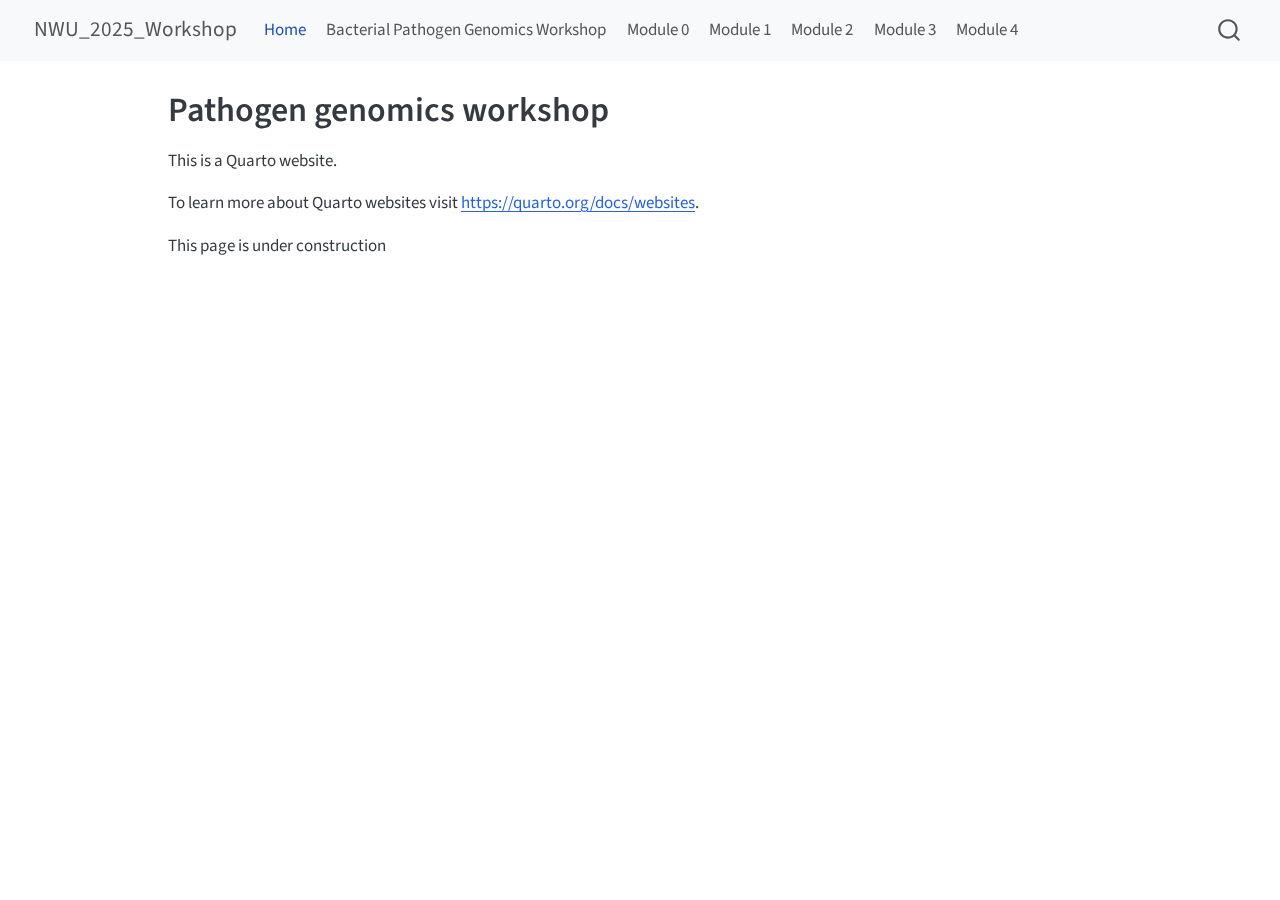
<file: docs/index.html>
<!DOCTYPE html>
<html xmlns="http://www.w3.org/1999/xhtml" lang="en" xml:lang="en"><head>

<meta charset="utf-8">
<meta name="generator" content="quarto-1.8.25">

<meta name="viewport" content="width=device-width, initial-scale=1.0, user-scalable=yes">


<title>Pathogen genomics workshop – NWU_2025_Workshop</title>
<style>
code{white-space: pre-wrap;}
span.smallcaps{font-variant: small-caps;}
div.columns{display: flex; gap: min(4vw, 1.5em);}
div.column{flex: auto; overflow-x: auto;}
div.hanging-indent{margin-left: 1.5em; text-indent: -1.5em;}
ul.task-list{list-style: none;}
ul.task-list li input[type="checkbox"] {
  width: 0.8em;
  margin: 0 0.8em 0.2em -1em; /* quarto-specific, see https://github.com/quarto-dev/quarto-cli/issues/4556 */ 
  vertical-align: middle;
}
</style>


<script src="site_libs/quarto-nav/quarto-nav.js"></script>
<script src="site_libs/quarto-nav/headroom.min.js"></script>
<script src="site_libs/clipboard/clipboard.min.js"></script>
<script src="site_libs/quarto-search/autocomplete.umd.js"></script>
<script src="site_libs/quarto-search/fuse.min.js"></script>
<script src="site_libs/quarto-search/quarto-search.js"></script>
<meta name="quarto:offset" content="./">
<script src="site_libs/quarto-html/quarto.js" type="module"></script>
<script src="site_libs/quarto-html/tabsets/tabsets.js" type="module"></script>
<script src="site_libs/quarto-html/axe/axe-check.js" type="module"></script>
<script src="site_libs/quarto-html/popper.min.js"></script>
<script src="site_libs/quarto-html/tippy.umd.min.js"></script>
<script src="site_libs/quarto-html/anchor.min.js"></script>
<link href="site_libs/quarto-html/tippy.css" rel="stylesheet">
<link href="site_libs/quarto-html/quarto-syntax-highlighting-7b89279ff1a6dce999919e0e67d4d9ec.css" rel="stylesheet" id="quarto-text-highlighting-styles">
<script src="site_libs/bootstrap/bootstrap.min.js"></script>
<link href="site_libs/bootstrap/bootstrap-icons.css" rel="stylesheet">
<link href="site_libs/bootstrap/bootstrap-45a48b56c8ad2523a9a31c69be39928e.min.css" rel="stylesheet" append-hash="true" id="quarto-bootstrap" data-mode="light">
<script id="quarto-search-options" type="application/json">{
  "location": "navbar",
  "copy-button": false,
  "collapse-after": 3,
  "panel-placement": "end",
  "type": "overlay",
  "limit": 50,
  "keyboard-shortcut": [
    "f",
    "/",
    "s"
  ],
  "show-item-context": false,
  "language": {
    "search-no-results-text": "No results",
    "search-matching-documents-text": "matching documents",
    "search-copy-link-title": "Copy link to search",
    "search-hide-matches-text": "Hide additional matches",
    "search-more-match-text": "more match in this document",
    "search-more-matches-text": "more matches in this document",
    "search-clear-button-title": "Clear",
    "search-text-placeholder": "",
    "search-detached-cancel-button-title": "Cancel",
    "search-submit-button-title": "Submit",
    "search-label": "Search"
  }
}</script>


<link rel="stylesheet" href="styles.css">
</head>

<body class="nav-fixed quarto-light">

<div id="quarto-search-results"></div>
  <header id="quarto-header" class="headroom fixed-top">
    <nav class="navbar navbar-expand-lg " data-bs-theme="dark">
      <div class="navbar-container container-fluid">
      <div class="navbar-brand-container mx-auto">
    <a href="./index.html" class="navbar-brand navbar-brand-logo">
    </a>
    <a class="navbar-brand" href="./index.html">
    <span class="navbar-title">NWU_2025_Workshop</span>
    </a>
  </div>
            <div id="quarto-search" class="" title="Search"></div>
          <button class="navbar-toggler" type="button" data-bs-toggle="collapse" data-bs-target="#navbarCollapse" aria-controls="navbarCollapse" role="menu" aria-expanded="false" aria-label="Toggle navigation" onclick="if (window.quartoToggleHeadroom) { window.quartoToggleHeadroom(); }">
  <span class="navbar-toggler-icon"></span>
</button>
          <div class="collapse navbar-collapse" id="navbarCollapse">
            <ul class="navbar-nav navbar-nav-scroll me-auto">
  <li class="nav-item">
    <a class="nav-link active" href="./index.html" aria-current="page"> 
<span class="menu-text">Home</span></a>
  </li>  
  <li class="nav-item">
    <a class="nav-link" href="./about.html"> 
<span class="menu-text">Bacterial Pathogen Genomics Workshop</span></a>
  </li>  
  <li class="nav-item">
    <a class="nav-link" href="./module0.html"> 
<span class="menu-text">Module 0</span></a>
  </li>  
  <li class="nav-item">
    <a class="nav-link" href="./module1.html"> 
<span class="menu-text">Module 1</span></a>
  </li>  
  <li class="nav-item">
    <a class="nav-link" href="./module2.html"> 
<span class="menu-text">Module 2</span></a>
  </li>  
  <li class="nav-item">
    <a class="nav-link" href="./module3.html"> 
<span class="menu-text">Module 3</span></a>
  </li>  
  <li class="nav-item">
    <a class="nav-link" href="./module4.html"> 
<span class="menu-text">Module 4</span></a>
  </li>  
</ul>
          </div> <!-- /navcollapse -->
            <div class="quarto-navbar-tools">
</div>
      </div> <!-- /container-fluid -->
    </nav>
</header>
<!-- content -->
<div id="quarto-content" class="quarto-container page-columns page-rows-contents page-layout-article page-navbar">
<!-- sidebar -->
<!-- margin-sidebar -->
    <div id="quarto-margin-sidebar" class="sidebar margin-sidebar zindex-bottom">
        
    </div>
<!-- main -->
<main class="content" id="quarto-document-content">

<header id="title-block-header" class="quarto-title-block default">
<div class="quarto-title">
<h1 class="title">Pathogen genomics workshop</h1>
</div>



<div class="quarto-title-meta">

    
  
    
  </div>
  


</header>


<p>This is a Quarto website.</p>
<p>To learn more about Quarto websites visit <a href="https://quarto.org/docs/websites" class="uri">https://quarto.org/docs/websites</a>.</p>
<p>This page is under construction</p>



</main> <!-- /main -->
<script id="quarto-html-after-body" type="application/javascript">
  window.document.addEventListener("DOMContentLoaded", function (event) {
    const icon = "";
    const anchorJS = new window.AnchorJS();
    anchorJS.options = {
      placement: 'right',
      icon: icon
    };
    anchorJS.add('.anchored');
    const isCodeAnnotation = (el) => {
      for (const clz of el.classList) {
        if (clz.startsWith('code-annotation-')) {                     
          return true;
        }
      }
      return false;
    }
    const onCopySuccess = function(e) {
      // button target
      const button = e.trigger;
      // don't keep focus
      button.blur();
      // flash "checked"
      button.classList.add('code-copy-button-checked');
      var currentTitle = button.getAttribute("title");
      button.setAttribute("title", "Copied!");
      let tooltip;
      if (window.bootstrap) {
        button.setAttribute("data-bs-toggle", "tooltip");
        button.setAttribute("data-bs-placement", "left");
        button.setAttribute("data-bs-title", "Copied!");
        tooltip = new bootstrap.Tooltip(button, 
          { trigger: "manual", 
            customClass: "code-copy-button-tooltip",
            offset: [0, -8]});
        tooltip.show();    
      }
      setTimeout(function() {
        if (tooltip) {
          tooltip.hide();
          button.removeAttribute("data-bs-title");
          button.removeAttribute("data-bs-toggle");
          button.removeAttribute("data-bs-placement");
        }
        button.setAttribute("title", currentTitle);
        button.classList.remove('code-copy-button-checked');
      }, 1000);
      // clear code selection
      e.clearSelection();
    }
    const getTextToCopy = function(trigger) {
      const outerScaffold = trigger.parentElement.cloneNode(true);
      const codeEl = outerScaffold.querySelector('code');
      for (const childEl of codeEl.children) {
        if (isCodeAnnotation(childEl)) {
          childEl.remove();
        }
      }
      return codeEl.innerText;
    }
    const clipboard = new window.ClipboardJS('.code-copy-button:not([data-in-quarto-modal])', {
      text: getTextToCopy
    });
    clipboard.on('success', onCopySuccess);
    if (window.document.getElementById('quarto-embedded-source-code-modal')) {
      const clipboardModal = new window.ClipboardJS('.code-copy-button[data-in-quarto-modal]', {
        text: getTextToCopy,
        container: window.document.getElementById('quarto-embedded-source-code-modal')
      });
      clipboardModal.on('success', onCopySuccess);
    }
      var localhostRegex = new RegExp(/^(?:http|https):\/\/localhost\:?[0-9]*\//);
      var mailtoRegex = new RegExp(/^mailto:/);
        var filterRegex = new RegExp('/' + window.location.host + '/');
      var isInternal = (href) => {
          return filterRegex.test(href) || localhostRegex.test(href) || mailtoRegex.test(href);
      }
      // Inspect non-navigation links and adorn them if external
     var links = window.document.querySelectorAll('a[href]:not(.nav-link):not(.navbar-brand):not(.toc-action):not(.sidebar-link):not(.sidebar-item-toggle):not(.pagination-link):not(.no-external):not([aria-hidden]):not(.dropdown-item):not(.quarto-navigation-tool):not(.about-link)');
      for (var i=0; i<links.length; i++) {
        const link = links[i];
        if (!isInternal(link.href)) {
          // undo the damage that might have been done by quarto-nav.js in the case of
          // links that we want to consider external
          if (link.dataset.originalHref !== undefined) {
            link.href = link.dataset.originalHref;
          }
        }
      }
    function tippyHover(el, contentFn, onTriggerFn, onUntriggerFn) {
      const config = {
        allowHTML: true,
        maxWidth: 500,
        delay: 100,
        arrow: false,
        appendTo: function(el) {
            return el.parentElement;
        },
        interactive: true,
        interactiveBorder: 10,
        theme: 'quarto',
        placement: 'bottom-start',
      };
      if (contentFn) {
        config.content = contentFn;
      }
      if (onTriggerFn) {
        config.onTrigger = onTriggerFn;
      }
      if (onUntriggerFn) {
        config.onUntrigger = onUntriggerFn;
      }
      window.tippy(el, config); 
    }
    const noterefs = window.document.querySelectorAll('a[role="doc-noteref"]');
    for (var i=0; i<noterefs.length; i++) {
      const ref = noterefs[i];
      tippyHover(ref, function() {
        // use id or data attribute instead here
        let href = ref.getAttribute('data-footnote-href') || ref.getAttribute('href');
        try { href = new URL(href).hash; } catch {}
        const id = href.replace(/^#\/?/, "");
        const note = window.document.getElementById(id);
        if (note) {
          return note.innerHTML;
        } else {
          return "";
        }
      });
    }
    const xrefs = window.document.querySelectorAll('a.quarto-xref');
    const processXRef = (id, note) => {
      // Strip column container classes
      const stripColumnClz = (el) => {
        el.classList.remove("page-full", "page-columns");
        if (el.children) {
          for (const child of el.children) {
            stripColumnClz(child);
          }
        }
      }
      stripColumnClz(note)
      if (id === null || id.startsWith('sec-')) {
        // Special case sections, only their first couple elements
        const container = document.createElement("div");
        if (note.children && note.children.length > 2) {
          container.appendChild(note.children[0].cloneNode(true));
          for (let i = 1; i < note.children.length; i++) {
            const child = note.children[i];
            if (child.tagName === "P" && child.innerText === "") {
              continue;
            } else {
              container.appendChild(child.cloneNode(true));
              break;
            }
          }
          if (window.Quarto?.typesetMath) {
            window.Quarto.typesetMath(container);
          }
          return container.innerHTML
        } else {
          if (window.Quarto?.typesetMath) {
            window.Quarto.typesetMath(note);
          }
          return note.innerHTML;
        }
      } else {
        // Remove any anchor links if they are present
        const anchorLink = note.querySelector('a.anchorjs-link');
        if (anchorLink) {
          anchorLink.remove();
        }
        if (window.Quarto?.typesetMath) {
          window.Quarto.typesetMath(note);
        }
        if (note.classList.contains("callout")) {
          return note.outerHTML;
        } else {
          return note.innerHTML;
        }
      }
    }
    for (var i=0; i<xrefs.length; i++) {
      const xref = xrefs[i];
      tippyHover(xref, undefined, function(instance) {
        instance.disable();
        let url = xref.getAttribute('href');
        let hash = undefined; 
        if (url.startsWith('#')) {
          hash = url;
        } else {
          try { hash = new URL(url).hash; } catch {}
        }
        if (hash) {
          const id = hash.replace(/^#\/?/, "");
          const note = window.document.getElementById(id);
          if (note !== null) {
            try {
              const html = processXRef(id, note.cloneNode(true));
              instance.setContent(html);
            } finally {
              instance.enable();
              instance.show();
            }
          } else {
            // See if we can fetch this
            fetch(url.split('#')[0])
            .then(res => res.text())
            .then(html => {
              const parser = new DOMParser();
              const htmlDoc = parser.parseFromString(html, "text/html");
              const note = htmlDoc.getElementById(id);
              if (note !== null) {
                const html = processXRef(id, note);
                instance.setContent(html);
              } 
            }).finally(() => {
              instance.enable();
              instance.show();
            });
          }
        } else {
          // See if we can fetch a full url (with no hash to target)
          // This is a special case and we should probably do some content thinning / targeting
          fetch(url)
          .then(res => res.text())
          .then(html => {
            const parser = new DOMParser();
            const htmlDoc = parser.parseFromString(html, "text/html");
            const note = htmlDoc.querySelector('main.content');
            if (note !== null) {
              // This should only happen for chapter cross references
              // (since there is no id in the URL)
              // remove the first header
              if (note.children.length > 0 && note.children[0].tagName === "HEADER") {
                note.children[0].remove();
              }
              const html = processXRef(null, note);
              instance.setContent(html);
            } 
          }).finally(() => {
            instance.enable();
            instance.show();
          });
        }
      }, function(instance) {
      });
    }
        let selectedAnnoteEl;
        const selectorForAnnotation = ( cell, annotation) => {
          let cellAttr = 'data-code-cell="' + cell + '"';
          let lineAttr = 'data-code-annotation="' +  annotation + '"';
          const selector = 'span[' + cellAttr + '][' + lineAttr + ']';
          return selector;
        }
        const selectCodeLines = (annoteEl) => {
          const doc = window.document;
          const targetCell = annoteEl.getAttribute("data-target-cell");
          const targetAnnotation = annoteEl.getAttribute("data-target-annotation");
          const annoteSpan = window.document.querySelector(selectorForAnnotation(targetCell, targetAnnotation));
          const lines = annoteSpan.getAttribute("data-code-lines").split(",");
          const lineIds = lines.map((line) => {
            return targetCell + "-" + line;
          })
          let top = null;
          let height = null;
          let parent = null;
          if (lineIds.length > 0) {
              //compute the position of the single el (top and bottom and make a div)
              const el = window.document.getElementById(lineIds[0]);
              top = el.offsetTop;
              height = el.offsetHeight;
              parent = el.parentElement.parentElement;
            if (lineIds.length > 1) {
              const lastEl = window.document.getElementById(lineIds[lineIds.length - 1]);
              const bottom = lastEl.offsetTop + lastEl.offsetHeight;
              height = bottom - top;
            }
            if (top !== null && height !== null && parent !== null) {
              // cook up a div (if necessary) and position it 
              let div = window.document.getElementById("code-annotation-line-highlight");
              if (div === null) {
                div = window.document.createElement("div");
                div.setAttribute("id", "code-annotation-line-highlight");
                div.style.position = 'absolute';
                parent.appendChild(div);
              }
              div.style.top = top - 2 + "px";
              div.style.height = height + 4 + "px";
              div.style.left = 0;
              let gutterDiv = window.document.getElementById("code-annotation-line-highlight-gutter");
              if (gutterDiv === null) {
                gutterDiv = window.document.createElement("div");
                gutterDiv.setAttribute("id", "code-annotation-line-highlight-gutter");
                gutterDiv.style.position = 'absolute';
                const codeCell = window.document.getElementById(targetCell);
                const gutter = codeCell.querySelector('.code-annotation-gutter');
                gutter.appendChild(gutterDiv);
              }
              gutterDiv.style.top = top - 2 + "px";
              gutterDiv.style.height = height + 4 + "px";
            }
            selectedAnnoteEl = annoteEl;
          }
        };
        const unselectCodeLines = () => {
          const elementsIds = ["code-annotation-line-highlight", "code-annotation-line-highlight-gutter"];
          elementsIds.forEach((elId) => {
            const div = window.document.getElementById(elId);
            if (div) {
              div.remove();
            }
          });
          selectedAnnoteEl = undefined;
        };
          // Handle positioning of the toggle
      window.addEventListener(
        "resize",
        throttle(() => {
          elRect = undefined;
          if (selectedAnnoteEl) {
            selectCodeLines(selectedAnnoteEl);
          }
        }, 10)
      );
      function throttle(fn, ms) {
      let throttle = false;
      let timer;
        return (...args) => {
          if(!throttle) { // first call gets through
              fn.apply(this, args);
              throttle = true;
          } else { // all the others get throttled
              if(timer) clearTimeout(timer); // cancel #2
              timer = setTimeout(() => {
                fn.apply(this, args);
                timer = throttle = false;
              }, ms);
          }
        };
      }
        // Attach click handler to the DT
        const annoteDls = window.document.querySelectorAll('dt[data-target-cell]');
        for (const annoteDlNode of annoteDls) {
          annoteDlNode.addEventListener('click', (event) => {
            const clickedEl = event.target;
            if (clickedEl !== selectedAnnoteEl) {
              unselectCodeLines();
              const activeEl = window.document.querySelector('dt[data-target-cell].code-annotation-active');
              if (activeEl) {
                activeEl.classList.remove('code-annotation-active');
              }
              selectCodeLines(clickedEl);
              clickedEl.classList.add('code-annotation-active');
            } else {
              // Unselect the line
              unselectCodeLines();
              clickedEl.classList.remove('code-annotation-active');
            }
          });
        }
    const findCites = (el) => {
      const parentEl = el.parentElement;
      if (parentEl) {
        const cites = parentEl.dataset.cites;
        if (cites) {
          return {
            el,
            cites: cites.split(' ')
          };
        } else {
          return findCites(el.parentElement)
        }
      } else {
        return undefined;
      }
    };
    var bibliorefs = window.document.querySelectorAll('a[role="doc-biblioref"]');
    for (var i=0; i<bibliorefs.length; i++) {
      const ref = bibliorefs[i];
      const citeInfo = findCites(ref);
      if (citeInfo) {
        tippyHover(citeInfo.el, function() {
          var popup = window.document.createElement('div');
          citeInfo.cites.forEach(function(cite) {
            var citeDiv = window.document.createElement('div');
            citeDiv.classList.add('hanging-indent');
            citeDiv.classList.add('csl-entry');
            var biblioDiv = window.document.getElementById('ref-' + cite);
            if (biblioDiv) {
              citeDiv.innerHTML = biblioDiv.innerHTML;
            }
            popup.appendChild(citeDiv);
          });
          return popup.innerHTML;
        });
      }
    }
  });
  </script>
</div> <!-- /content -->




</body></html>
</file>
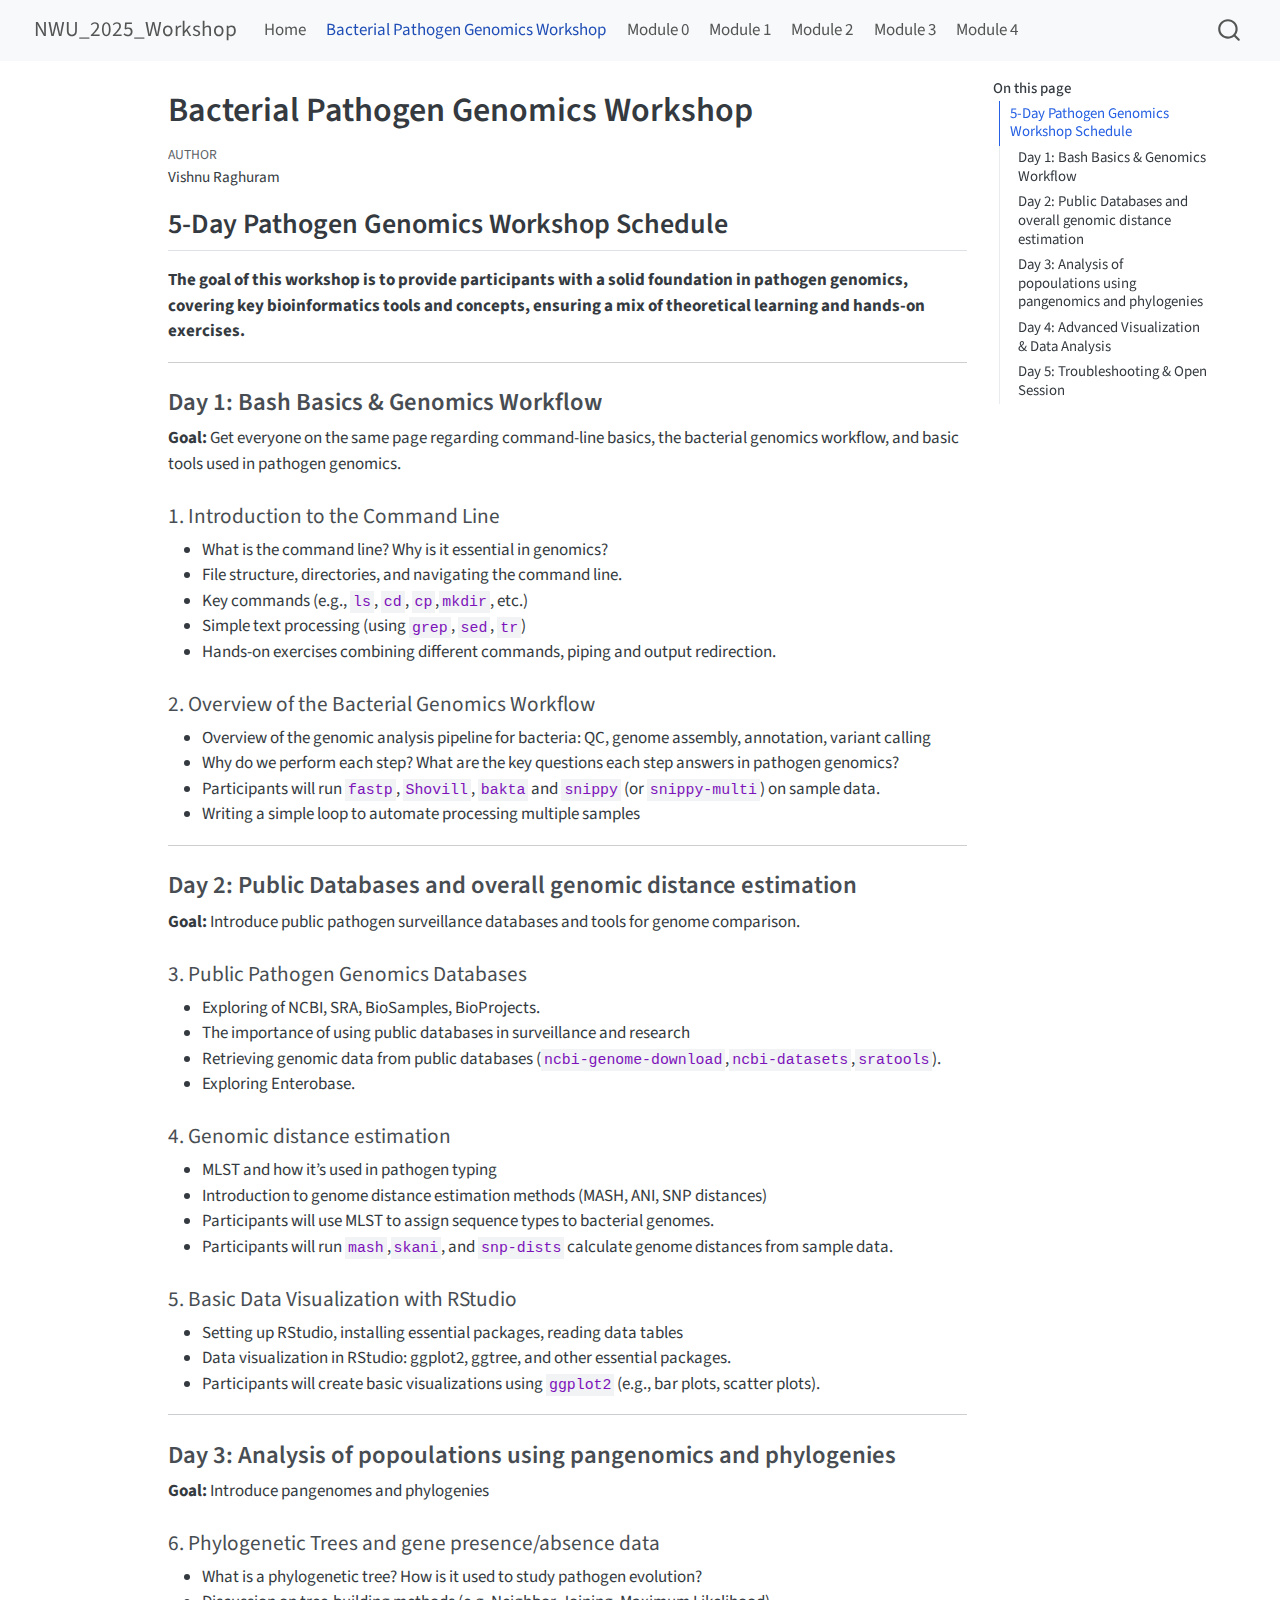
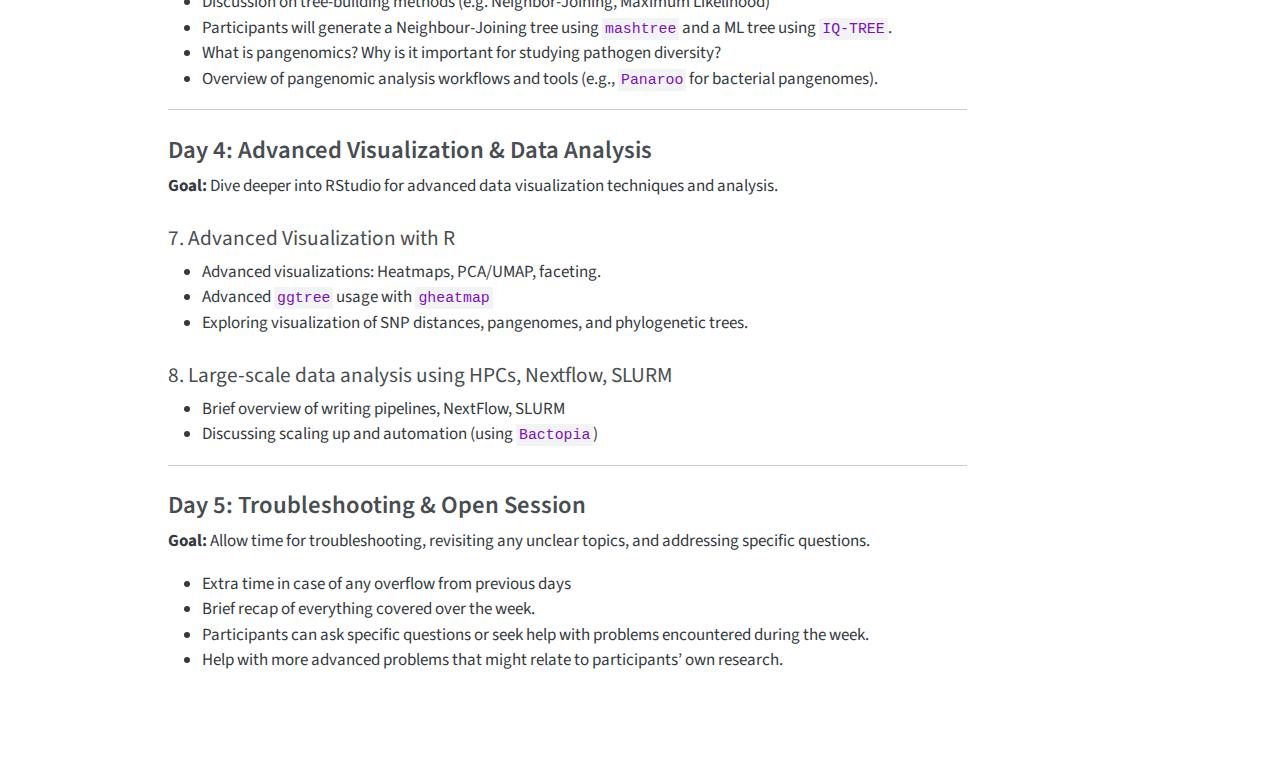
<file: docs/about.html>
<!DOCTYPE html>
<html xmlns="http://www.w3.org/1999/xhtml" lang="en" xml:lang="en"><head>

<meta charset="utf-8">
<meta name="generator" content="quarto-1.8.25">

<meta name="viewport" content="width=device-width, initial-scale=1.0, user-scalable=yes">

<meta name="author" content="Vishnu Raghuram">

<title>Bacterial Pathogen Genomics Workshop – NWU_2025_Workshop</title>
<style>
code{white-space: pre-wrap;}
span.smallcaps{font-variant: small-caps;}
div.columns{display: flex; gap: min(4vw, 1.5em);}
div.column{flex: auto; overflow-x: auto;}
div.hanging-indent{margin-left: 1.5em; text-indent: -1.5em;}
ul.task-list{list-style: none;}
ul.task-list li input[type="checkbox"] {
  width: 0.8em;
  margin: 0 0.8em 0.2em -1em; /* quarto-specific, see https://github.com/quarto-dev/quarto-cli/issues/4556 */ 
  vertical-align: middle;
}
</style>


<script src="site_libs/quarto-nav/quarto-nav.js"></script>
<script src="site_libs/quarto-nav/headroom.min.js"></script>
<script src="site_libs/clipboard/clipboard.min.js"></script>
<script src="site_libs/quarto-search/autocomplete.umd.js"></script>
<script src="site_libs/quarto-search/fuse.min.js"></script>
<script src="site_libs/quarto-search/quarto-search.js"></script>
<meta name="quarto:offset" content="./">
<script src="site_libs/quarto-html/quarto.js" type="module"></script>
<script src="site_libs/quarto-html/tabsets/tabsets.js" type="module"></script>
<script src="site_libs/quarto-html/axe/axe-check.js" type="module"></script>
<script src="site_libs/quarto-html/popper.min.js"></script>
<script src="site_libs/quarto-html/tippy.umd.min.js"></script>
<script src="site_libs/quarto-html/anchor.min.js"></script>
<link href="site_libs/quarto-html/tippy.css" rel="stylesheet">
<link href="site_libs/quarto-html/quarto-syntax-highlighting-7b89279ff1a6dce999919e0e67d4d9ec.css" rel="stylesheet" id="quarto-text-highlighting-styles">
<script src="site_libs/bootstrap/bootstrap.min.js"></script>
<link href="site_libs/bootstrap/bootstrap-icons.css" rel="stylesheet">
<link href="site_libs/bootstrap/bootstrap-45a48b56c8ad2523a9a31c69be39928e.min.css" rel="stylesheet" append-hash="true" id="quarto-bootstrap" data-mode="light">
<script id="quarto-search-options" type="application/json">{
  "location": "navbar",
  "copy-button": false,
  "collapse-after": 3,
  "panel-placement": "end",
  "type": "overlay",
  "limit": 50,
  "keyboard-shortcut": [
    "f",
    "/",
    "s"
  ],
  "show-item-context": false,
  "language": {
    "search-no-results-text": "No results",
    "search-matching-documents-text": "matching documents",
    "search-copy-link-title": "Copy link to search",
    "search-hide-matches-text": "Hide additional matches",
    "search-more-match-text": "more match in this document",
    "search-more-matches-text": "more matches in this document",
    "search-clear-button-title": "Clear",
    "search-text-placeholder": "",
    "search-detached-cancel-button-title": "Cancel",
    "search-submit-button-title": "Submit",
    "search-label": "Search"
  }
}</script>


<link rel="stylesheet" href="styles.css">
</head>

<body class="nav-fixed quarto-light">

<div id="quarto-search-results"></div>
  <header id="quarto-header" class="headroom fixed-top">
    <nav class="navbar navbar-expand-lg " data-bs-theme="dark">
      <div class="navbar-container container-fluid">
      <div class="navbar-brand-container mx-auto">
    <a href="./index.html" class="navbar-brand navbar-brand-logo">
    </a>
    <a class="navbar-brand" href="./index.html">
    <span class="navbar-title">NWU_2025_Workshop</span>
    </a>
  </div>
            <div id="quarto-search" class="" title="Search"></div>
          <button class="navbar-toggler" type="button" data-bs-toggle="collapse" data-bs-target="#navbarCollapse" aria-controls="navbarCollapse" role="menu" aria-expanded="false" aria-label="Toggle navigation" onclick="if (window.quartoToggleHeadroom) { window.quartoToggleHeadroom(); }">
  <span class="navbar-toggler-icon"></span>
</button>
          <div class="collapse navbar-collapse" id="navbarCollapse">
            <ul class="navbar-nav navbar-nav-scroll me-auto">
  <li class="nav-item">
    <a class="nav-link" href="./index.html"> 
<span class="menu-text">Home</span></a>
  </li>  
  <li class="nav-item">
    <a class="nav-link active" href="./about.html" aria-current="page"> 
<span class="menu-text">Bacterial Pathogen Genomics Workshop</span></a>
  </li>  
  <li class="nav-item">
    <a class="nav-link" href="./module0.html"> 
<span class="menu-text">Module 0</span></a>
  </li>  
  <li class="nav-item">
    <a class="nav-link" href="./module1.html"> 
<span class="menu-text">Module 1</span></a>
  </li>  
  <li class="nav-item">
    <a class="nav-link" href="./module2.html"> 
<span class="menu-text">Module 2</span></a>
  </li>  
  <li class="nav-item">
    <a class="nav-link" href="./module3.html"> 
<span class="menu-text">Module 3</span></a>
  </li>  
  <li class="nav-item">
    <a class="nav-link" href="./module4.html"> 
<span class="menu-text">Module 4</span></a>
  </li>  
</ul>
          </div> <!-- /navcollapse -->
            <div class="quarto-navbar-tools">
</div>
      </div> <!-- /container-fluid -->
    </nav>
</header>
<!-- content -->
<div id="quarto-content" class="quarto-container page-columns page-rows-contents page-layout-article page-navbar">
<!-- sidebar -->
<!-- margin-sidebar -->
    <div id="quarto-margin-sidebar" class="sidebar margin-sidebar">
        <nav id="TOC" role="doc-toc" class="toc-active">
    <h2 id="toc-title">On this page</h2>
   
  <ul>
  <li><a href="#day-pathogen-genomics-workshop-schedule" id="toc-day-pathogen-genomics-workshop-schedule" class="nav-link active" data-scroll-target="#day-pathogen-genomics-workshop-schedule">5-Day Pathogen Genomics Workshop Schedule</a>
  <ul class="collapse">
  <li><a href="#day-1-bash-basics-genomics-workflow" id="toc-day-1-bash-basics-genomics-workflow" class="nav-link" data-scroll-target="#day-1-bash-basics-genomics-workflow">Day 1: Bash Basics &amp; Genomics Workflow</a></li>
  <li><a href="#day-2-public-databases-and-overall-genomic-distance-estimation" id="toc-day-2-public-databases-and-overall-genomic-distance-estimation" class="nav-link" data-scroll-target="#day-2-public-databases-and-overall-genomic-distance-estimation">Day 2: Public Databases and overall genomic distance estimation</a></li>
  <li><a href="#day-3-analysis-of-popoulations-using-pangenomics-and-phylogenies" id="toc-day-3-analysis-of-popoulations-using-pangenomics-and-phylogenies" class="nav-link" data-scroll-target="#day-3-analysis-of-popoulations-using-pangenomics-and-phylogenies">Day 3: Analysis of popoulations using pangenomics and phylogenies</a></li>
  <li><a href="#day-4-advanced-visualization-data-analysis" id="toc-day-4-advanced-visualization-data-analysis" class="nav-link" data-scroll-target="#day-4-advanced-visualization-data-analysis">Day 4: Advanced Visualization &amp; Data Analysis</a></li>
  <li><a href="#day-5-troubleshooting-open-session" id="toc-day-5-troubleshooting-open-session" class="nav-link" data-scroll-target="#day-5-troubleshooting-open-session">Day 5: Troubleshooting &amp; Open Session</a></li>
  </ul></li>
  </ul>
</nav>
    </div>
<!-- main -->
<main class="content" id="quarto-document-content">

<header id="title-block-header" class="quarto-title-block default">
<div class="quarto-title">
<h1 class="title">Bacterial Pathogen Genomics Workshop</h1>
</div>



<div class="quarto-title-meta">

    <div>
    <div class="quarto-title-meta-heading">Author</div>
    <div class="quarto-title-meta-contents">
             <p>Vishnu Raghuram </p>
          </div>
  </div>
    
  
    
  </div>
  


</header>


<section id="day-pathogen-genomics-workshop-schedule" class="level2">
<h2 class="anchored" data-anchor-id="day-pathogen-genomics-workshop-schedule">5-Day Pathogen Genomics Workshop Schedule</h2>
<p><strong>The goal of this workshop is to provide participants with a solid foundation in pathogen genomics, covering key bioinformatics tools and concepts, ensuring a mix of theoretical learning and hands-on exercises.</strong></p>
<hr>
<section id="day-1-bash-basics-genomics-workflow" class="level3">
<h3 class="anchored" data-anchor-id="day-1-bash-basics-genomics-workflow">Day 1: Bash Basics &amp; Genomics Workflow</h3>
<p><strong>Goal:</strong> Get everyone on the same page regarding command-line basics, the bacterial genomics workflow, and basic tools used in pathogen genomics.</p>
<section id="introduction-to-the-command-line" class="level4">
<h4 class="anchored" data-anchor-id="introduction-to-the-command-line">1. Introduction to the Command Line</h4>
<ul>
<li>What is the command line? Why is it essential in genomics?</li>
<li>File structure, directories, and navigating the command line.</li>
<li>Key commands (e.g., <code>ls</code>, <code>cd</code>, <code>cp</code>,<code>mkdir</code>, etc.)</li>
<li>Simple text processing (using <code>grep</code>, <code>sed</code>, <code>tr</code>)</li>
<li>Hands-on exercises combining different commands, piping and output redirection.</li>
</ul>
</section>
<section id="overview-of-the-bacterial-genomics-workflow" class="level4">
<h4 class="anchored" data-anchor-id="overview-of-the-bacterial-genomics-workflow">2. Overview of the Bacterial Genomics Workflow</h4>
<ul>
<li>Overview of the genomic analysis pipeline for bacteria: QC, genome assembly, annotation, variant calling</li>
<li>Why do we perform each step? What are the key questions each step answers in pathogen genomics?</li>
<li>Participants will run <code>fastp</code>, <code>Shovill</code>, <code>bakta</code> and <code>snippy</code> (or <code>snippy-multi</code>) on sample data.</li>
<li>Writing a simple loop to automate processing multiple samples</li>
</ul>
<hr>
</section>
</section>
<section id="day-2-public-databases-and-overall-genomic-distance-estimation" class="level3">
<h3 class="anchored" data-anchor-id="day-2-public-databases-and-overall-genomic-distance-estimation">Day 2: Public Databases and overall genomic distance estimation</h3>
<p><strong>Goal:</strong> Introduce public pathogen surveillance databases and tools for genome comparison.</p>
<section id="public-pathogen-genomics-databases" class="level4">
<h4 class="anchored" data-anchor-id="public-pathogen-genomics-databases">3. Public Pathogen Genomics Databases</h4>
<ul>
<li>Exploring of NCBI, SRA, BioSamples, BioProjects.</li>
<li>The importance of using public databases in surveillance and research</li>
<li>Retrieving genomic data from public databases (<code>ncbi-genome-download</code>,<code>ncbi-datasets</code>,<code>sratools</code>).</li>
<li>Exploring Enterobase.</li>
</ul>
</section>
<section id="genomic-distance-estimation" class="level4">
<h4 class="anchored" data-anchor-id="genomic-distance-estimation">4. Genomic distance estimation</h4>
<ul>
<li>MLST and how it’s used in pathogen typing</li>
<li>Introduction to genome distance estimation methods (MASH, ANI, SNP distances)</li>
<li>Participants will use MLST to assign sequence types to bacterial genomes.</li>
<li>Participants will run <code>mash</code>,<code>skani</code>, and <code>snp-dists</code> calculate genome distances from sample data.</li>
</ul>
</section>
<section id="basic-data-visualization-with-rstudio" class="level4">
<h4 class="anchored" data-anchor-id="basic-data-visualization-with-rstudio">5. Basic Data Visualization with RStudio</h4>
<ul>
<li>Setting up RStudio, installing essential packages, reading data tables</li>
<li>Data visualization in RStudio: ggplot2, ggtree, and other essential packages.</li>
<li>Participants will create basic visualizations using <code>ggplot2</code> (e.g., bar plots, scatter plots).</li>
</ul>
<hr>
</section>
</section>
<section id="day-3-analysis-of-popoulations-using-pangenomics-and-phylogenies" class="level3">
<h3 class="anchored" data-anchor-id="day-3-analysis-of-popoulations-using-pangenomics-and-phylogenies">Day 3: Analysis of popoulations using pangenomics and phylogenies</h3>
<p><strong>Goal:</strong> Introduce pangenomes and phylogenies</p>
<section id="phylogenetic-trees-and-gene-presenceabsence-data" class="level4">
<h4 class="anchored" data-anchor-id="phylogenetic-trees-and-gene-presenceabsence-data">6. Phylogenetic Trees and gene presence/absence data</h4>
<ul>
<li>What is a phylogenetic tree? How is it used to study pathogen evolution?</li>
<li>Discussion on tree-building methods (e.g.&nbsp;Neighbor-Joining, Maximum Likelihood)</li>
<li>Participants will generate a Neighbour-Joining tree using <code>mashtree</code> and a ML tree using <code>IQ-TREE</code>.</li>
<li>What is pangenomics? Why is it important for studying pathogen diversity?</li>
<li>Overview of pangenomic analysis workflows and tools (e.g., <code>Panaroo</code> for bacterial pangenomes).</li>
</ul>
<hr>
</section>
</section>
<section id="day-4-advanced-visualization-data-analysis" class="level3">
<h3 class="anchored" data-anchor-id="day-4-advanced-visualization-data-analysis">Day 4: Advanced Visualization &amp; Data Analysis</h3>
<p><strong>Goal:</strong> Dive deeper into RStudio for advanced data visualization techniques and analysis.</p>
<section id="advanced-visualization-with-r" class="level4">
<h4 class="anchored" data-anchor-id="advanced-visualization-with-r">7. Advanced Visualization with R</h4>
<ul>
<li>Advanced visualizations: Heatmaps, PCA/UMAP, faceting.</li>
<li>Advanced <code>ggtree</code> usage with <code>gheatmap</code></li>
<li>Exploring visualization of SNP distances, pangenomes, and phylogenetic trees.</li>
</ul>
</section>
<section id="large-scale-data-analysis-using-hpcs-nextflow-slurm" class="level4">
<h4 class="anchored" data-anchor-id="large-scale-data-analysis-using-hpcs-nextflow-slurm">8. Large-scale data analysis using HPCs, Nextflow, SLURM</h4>
<ul>
<li>Brief overview of writing pipelines, NextFlow, SLURM</li>
<li>Discussing scaling up and automation (using <code>Bactopia</code>)</li>
</ul>
<hr>
</section>
</section>
<section id="day-5-troubleshooting-open-session" class="level3">
<h3 class="anchored" data-anchor-id="day-5-troubleshooting-open-session">Day 5: Troubleshooting &amp; Open Session</h3>
<p><strong>Goal:</strong> Allow time for troubleshooting, revisiting any unclear topics, and addressing specific questions.</p>
<ul>
<li>Extra time in case of any overflow from previous days</li>
<li>Brief recap of everything covered over the week.</li>
<li>Participants can ask specific questions or seek help with problems encountered during the week.</li>
<li>Help with more advanced problems that might relate to participants’ own research.</li>
</ul>


</section>
</section>

</main> <!-- /main -->
<script id="quarto-html-after-body" type="application/javascript">
  window.document.addEventListener("DOMContentLoaded", function (event) {
    const icon = "";
    const anchorJS = new window.AnchorJS();
    anchorJS.options = {
      placement: 'right',
      icon: icon
    };
    anchorJS.add('.anchored');
    const isCodeAnnotation = (el) => {
      for (const clz of el.classList) {
        if (clz.startsWith('code-annotation-')) {                     
          return true;
        }
      }
      return false;
    }
    const onCopySuccess = function(e) {
      // button target
      const button = e.trigger;
      // don't keep focus
      button.blur();
      // flash "checked"
      button.classList.add('code-copy-button-checked');
      var currentTitle = button.getAttribute("title");
      button.setAttribute("title", "Copied!");
      let tooltip;
      if (window.bootstrap) {
        button.setAttribute("data-bs-toggle", "tooltip");
        button.setAttribute("data-bs-placement", "left");
        button.setAttribute("data-bs-title", "Copied!");
        tooltip = new bootstrap.Tooltip(button, 
          { trigger: "manual", 
            customClass: "code-copy-button-tooltip",
            offset: [0, -8]});
        tooltip.show();    
      }
      setTimeout(function() {
        if (tooltip) {
          tooltip.hide();
          button.removeAttribute("data-bs-title");
          button.removeAttribute("data-bs-toggle");
          button.removeAttribute("data-bs-placement");
        }
        button.setAttribute("title", currentTitle);
        button.classList.remove('code-copy-button-checked');
      }, 1000);
      // clear code selection
      e.clearSelection();
    }
    const getTextToCopy = function(trigger) {
      const outerScaffold = trigger.parentElement.cloneNode(true);
      const codeEl = outerScaffold.querySelector('code');
      for (const childEl of codeEl.children) {
        if (isCodeAnnotation(childEl)) {
          childEl.remove();
        }
      }
      return codeEl.innerText;
    }
    const clipboard = new window.ClipboardJS('.code-copy-button:not([data-in-quarto-modal])', {
      text: getTextToCopy
    });
    clipboard.on('success', onCopySuccess);
    if (window.document.getElementById('quarto-embedded-source-code-modal')) {
      const clipboardModal = new window.ClipboardJS('.code-copy-button[data-in-quarto-modal]', {
        text: getTextToCopy,
        container: window.document.getElementById('quarto-embedded-source-code-modal')
      });
      clipboardModal.on('success', onCopySuccess);
    }
      var localhostRegex = new RegExp(/^(?:http|https):\/\/localhost\:?[0-9]*\//);
      var mailtoRegex = new RegExp(/^mailto:/);
        var filterRegex = new RegExp('/' + window.location.host + '/');
      var isInternal = (href) => {
          return filterRegex.test(href) || localhostRegex.test(href) || mailtoRegex.test(href);
      }
      // Inspect non-navigation links and adorn them if external
     var links = window.document.querySelectorAll('a[href]:not(.nav-link):not(.navbar-brand):not(.toc-action):not(.sidebar-link):not(.sidebar-item-toggle):not(.pagination-link):not(.no-external):not([aria-hidden]):not(.dropdown-item):not(.quarto-navigation-tool):not(.about-link)');
      for (var i=0; i<links.length; i++) {
        const link = links[i];
        if (!isInternal(link.href)) {
          // undo the damage that might have been done by quarto-nav.js in the case of
          // links that we want to consider external
          if (link.dataset.originalHref !== undefined) {
            link.href = link.dataset.originalHref;
          }
        }
      }
    function tippyHover(el, contentFn, onTriggerFn, onUntriggerFn) {
      const config = {
        allowHTML: true,
        maxWidth: 500,
        delay: 100,
        arrow: false,
        appendTo: function(el) {
            return el.parentElement;
        },
        interactive: true,
        interactiveBorder: 10,
        theme: 'quarto',
        placement: 'bottom-start',
      };
      if (contentFn) {
        config.content = contentFn;
      }
      if (onTriggerFn) {
        config.onTrigger = onTriggerFn;
      }
      if (onUntriggerFn) {
        config.onUntrigger = onUntriggerFn;
      }
      window.tippy(el, config); 
    }
    const noterefs = window.document.querySelectorAll('a[role="doc-noteref"]');
    for (var i=0; i<noterefs.length; i++) {
      const ref = noterefs[i];
      tippyHover(ref, function() {
        // use id or data attribute instead here
        let href = ref.getAttribute('data-footnote-href') || ref.getAttribute('href');
        try { href = new URL(href).hash; } catch {}
        const id = href.replace(/^#\/?/, "");
        const note = window.document.getElementById(id);
        if (note) {
          return note.innerHTML;
        } else {
          return "";
        }
      });
    }
    const xrefs = window.document.querySelectorAll('a.quarto-xref');
    const processXRef = (id, note) => {
      // Strip column container classes
      const stripColumnClz = (el) => {
        el.classList.remove("page-full", "page-columns");
        if (el.children) {
          for (const child of el.children) {
            stripColumnClz(child);
          }
        }
      }
      stripColumnClz(note)
      if (id === null || id.startsWith('sec-')) {
        // Special case sections, only their first couple elements
        const container = document.createElement("div");
        if (note.children && note.children.length > 2) {
          container.appendChild(note.children[0].cloneNode(true));
          for (let i = 1; i < note.children.length; i++) {
            const child = note.children[i];
            if (child.tagName === "P" && child.innerText === "") {
              continue;
            } else {
              container.appendChild(child.cloneNode(true));
              break;
            }
          }
          if (window.Quarto?.typesetMath) {
            window.Quarto.typesetMath(container);
          }
          return container.innerHTML
        } else {
          if (window.Quarto?.typesetMath) {
            window.Quarto.typesetMath(note);
          }
          return note.innerHTML;
        }
      } else {
        // Remove any anchor links if they are present
        const anchorLink = note.querySelector('a.anchorjs-link');
        if (anchorLink) {
          anchorLink.remove();
        }
        if (window.Quarto?.typesetMath) {
          window.Quarto.typesetMath(note);
        }
        if (note.classList.contains("callout")) {
          return note.outerHTML;
        } else {
          return note.innerHTML;
        }
      }
    }
    for (var i=0; i<xrefs.length; i++) {
      const xref = xrefs[i];
      tippyHover(xref, undefined, function(instance) {
        instance.disable();
        let url = xref.getAttribute('href');
        let hash = undefined; 
        if (url.startsWith('#')) {
          hash = url;
        } else {
          try { hash = new URL(url).hash; } catch {}
        }
        if (hash) {
          const id = hash.replace(/^#\/?/, "");
          const note = window.document.getElementById(id);
          if (note !== null) {
            try {
              const html = processXRef(id, note.cloneNode(true));
              instance.setContent(html);
            } finally {
              instance.enable();
              instance.show();
            }
          } else {
            // See if we can fetch this
            fetch(url.split('#')[0])
            .then(res => res.text())
            .then(html => {
              const parser = new DOMParser();
              const htmlDoc = parser.parseFromString(html, "text/html");
              const note = htmlDoc.getElementById(id);
              if (note !== null) {
                const html = processXRef(id, note);
                instance.setContent(html);
              } 
            }).finally(() => {
              instance.enable();
              instance.show();
            });
          }
        } else {
          // See if we can fetch a full url (with no hash to target)
          // This is a special case and we should probably do some content thinning / targeting
          fetch(url)
          .then(res => res.text())
          .then(html => {
            const parser = new DOMParser();
            const htmlDoc = parser.parseFromString(html, "text/html");
            const note = htmlDoc.querySelector('main.content');
            if (note !== null) {
              // This should only happen for chapter cross references
              // (since there is no id in the URL)
              // remove the first header
              if (note.children.length > 0 && note.children[0].tagName === "HEADER") {
                note.children[0].remove();
              }
              const html = processXRef(null, note);
              instance.setContent(html);
            } 
          }).finally(() => {
            instance.enable();
            instance.show();
          });
        }
      }, function(instance) {
      });
    }
        let selectedAnnoteEl;
        const selectorForAnnotation = ( cell, annotation) => {
          let cellAttr = 'data-code-cell="' + cell + '"';
          let lineAttr = 'data-code-annotation="' +  annotation + '"';
          const selector = 'span[' + cellAttr + '][' + lineAttr + ']';
          return selector;
        }
        const selectCodeLines = (annoteEl) => {
          const doc = window.document;
          const targetCell = annoteEl.getAttribute("data-target-cell");
          const targetAnnotation = annoteEl.getAttribute("data-target-annotation");
          const annoteSpan = window.document.querySelector(selectorForAnnotation(targetCell, targetAnnotation));
          const lines = annoteSpan.getAttribute("data-code-lines").split(",");
          const lineIds = lines.map((line) => {
            return targetCell + "-" + line;
          })
          let top = null;
          let height = null;
          let parent = null;
          if (lineIds.length > 0) {
              //compute the position of the single el (top and bottom and make a div)
              const el = window.document.getElementById(lineIds[0]);
              top = el.offsetTop;
              height = el.offsetHeight;
              parent = el.parentElement.parentElement;
            if (lineIds.length > 1) {
              const lastEl = window.document.getElementById(lineIds[lineIds.length - 1]);
              const bottom = lastEl.offsetTop + lastEl.offsetHeight;
              height = bottom - top;
            }
            if (top !== null && height !== null && parent !== null) {
              // cook up a div (if necessary) and position it 
              let div = window.document.getElementById("code-annotation-line-highlight");
              if (div === null) {
                div = window.document.createElement("div");
                div.setAttribute("id", "code-annotation-line-highlight");
                div.style.position = 'absolute';
                parent.appendChild(div);
              }
              div.style.top = top - 2 + "px";
              div.style.height = height + 4 + "px";
              div.style.left = 0;
              let gutterDiv = window.document.getElementById("code-annotation-line-highlight-gutter");
              if (gutterDiv === null) {
                gutterDiv = window.document.createElement("div");
                gutterDiv.setAttribute("id", "code-annotation-line-highlight-gutter");
                gutterDiv.style.position = 'absolute';
                const codeCell = window.document.getElementById(targetCell);
                const gutter = codeCell.querySelector('.code-annotation-gutter');
                gutter.appendChild(gutterDiv);
              }
              gutterDiv.style.top = top - 2 + "px";
              gutterDiv.style.height = height + 4 + "px";
            }
            selectedAnnoteEl = annoteEl;
          }
        };
        const unselectCodeLines = () => {
          const elementsIds = ["code-annotation-line-highlight", "code-annotation-line-highlight-gutter"];
          elementsIds.forEach((elId) => {
            const div = window.document.getElementById(elId);
            if (div) {
              div.remove();
            }
          });
          selectedAnnoteEl = undefined;
        };
          // Handle positioning of the toggle
      window.addEventListener(
        "resize",
        throttle(() => {
          elRect = undefined;
          if (selectedAnnoteEl) {
            selectCodeLines(selectedAnnoteEl);
          }
        }, 10)
      );
      function throttle(fn, ms) {
      let throttle = false;
      let timer;
        return (...args) => {
          if(!throttle) { // first call gets through
              fn.apply(this, args);
              throttle = true;
          } else { // all the others get throttled
              if(timer) clearTimeout(timer); // cancel #2
              timer = setTimeout(() => {
                fn.apply(this, args);
                timer = throttle = false;
              }, ms);
          }
        };
      }
        // Attach click handler to the DT
        const annoteDls = window.document.querySelectorAll('dt[data-target-cell]');
        for (const annoteDlNode of annoteDls) {
          annoteDlNode.addEventListener('click', (event) => {
            const clickedEl = event.target;
            if (clickedEl !== selectedAnnoteEl) {
              unselectCodeLines();
              const activeEl = window.document.querySelector('dt[data-target-cell].code-annotation-active');
              if (activeEl) {
                activeEl.classList.remove('code-annotation-active');
              }
              selectCodeLines(clickedEl);
              clickedEl.classList.add('code-annotation-active');
            } else {
              // Unselect the line
              unselectCodeLines();
              clickedEl.classList.remove('code-annotation-active');
            }
          });
        }
    const findCites = (el) => {
      const parentEl = el.parentElement;
      if (parentEl) {
        const cites = parentEl.dataset.cites;
        if (cites) {
          return {
            el,
            cites: cites.split(' ')
          };
        } else {
          return findCites(el.parentElement)
        }
      } else {
        return undefined;
      }
    };
    var bibliorefs = window.document.querySelectorAll('a[role="doc-biblioref"]');
    for (var i=0; i<bibliorefs.length; i++) {
      const ref = bibliorefs[i];
      const citeInfo = findCites(ref);
      if (citeInfo) {
        tippyHover(citeInfo.el, function() {
          var popup = window.document.createElement('div');
          citeInfo.cites.forEach(function(cite) {
            var citeDiv = window.document.createElement('div');
            citeDiv.classList.add('hanging-indent');
            citeDiv.classList.add('csl-entry');
            var biblioDiv = window.document.getElementById('ref-' + cite);
            if (biblioDiv) {
              citeDiv.innerHTML = biblioDiv.innerHTML;
            }
            popup.appendChild(citeDiv);
          });
          return popup.innerHTML;
        });
      }
    }
  });
  </script>
</div> <!-- /content -->




</body></html>
</file>
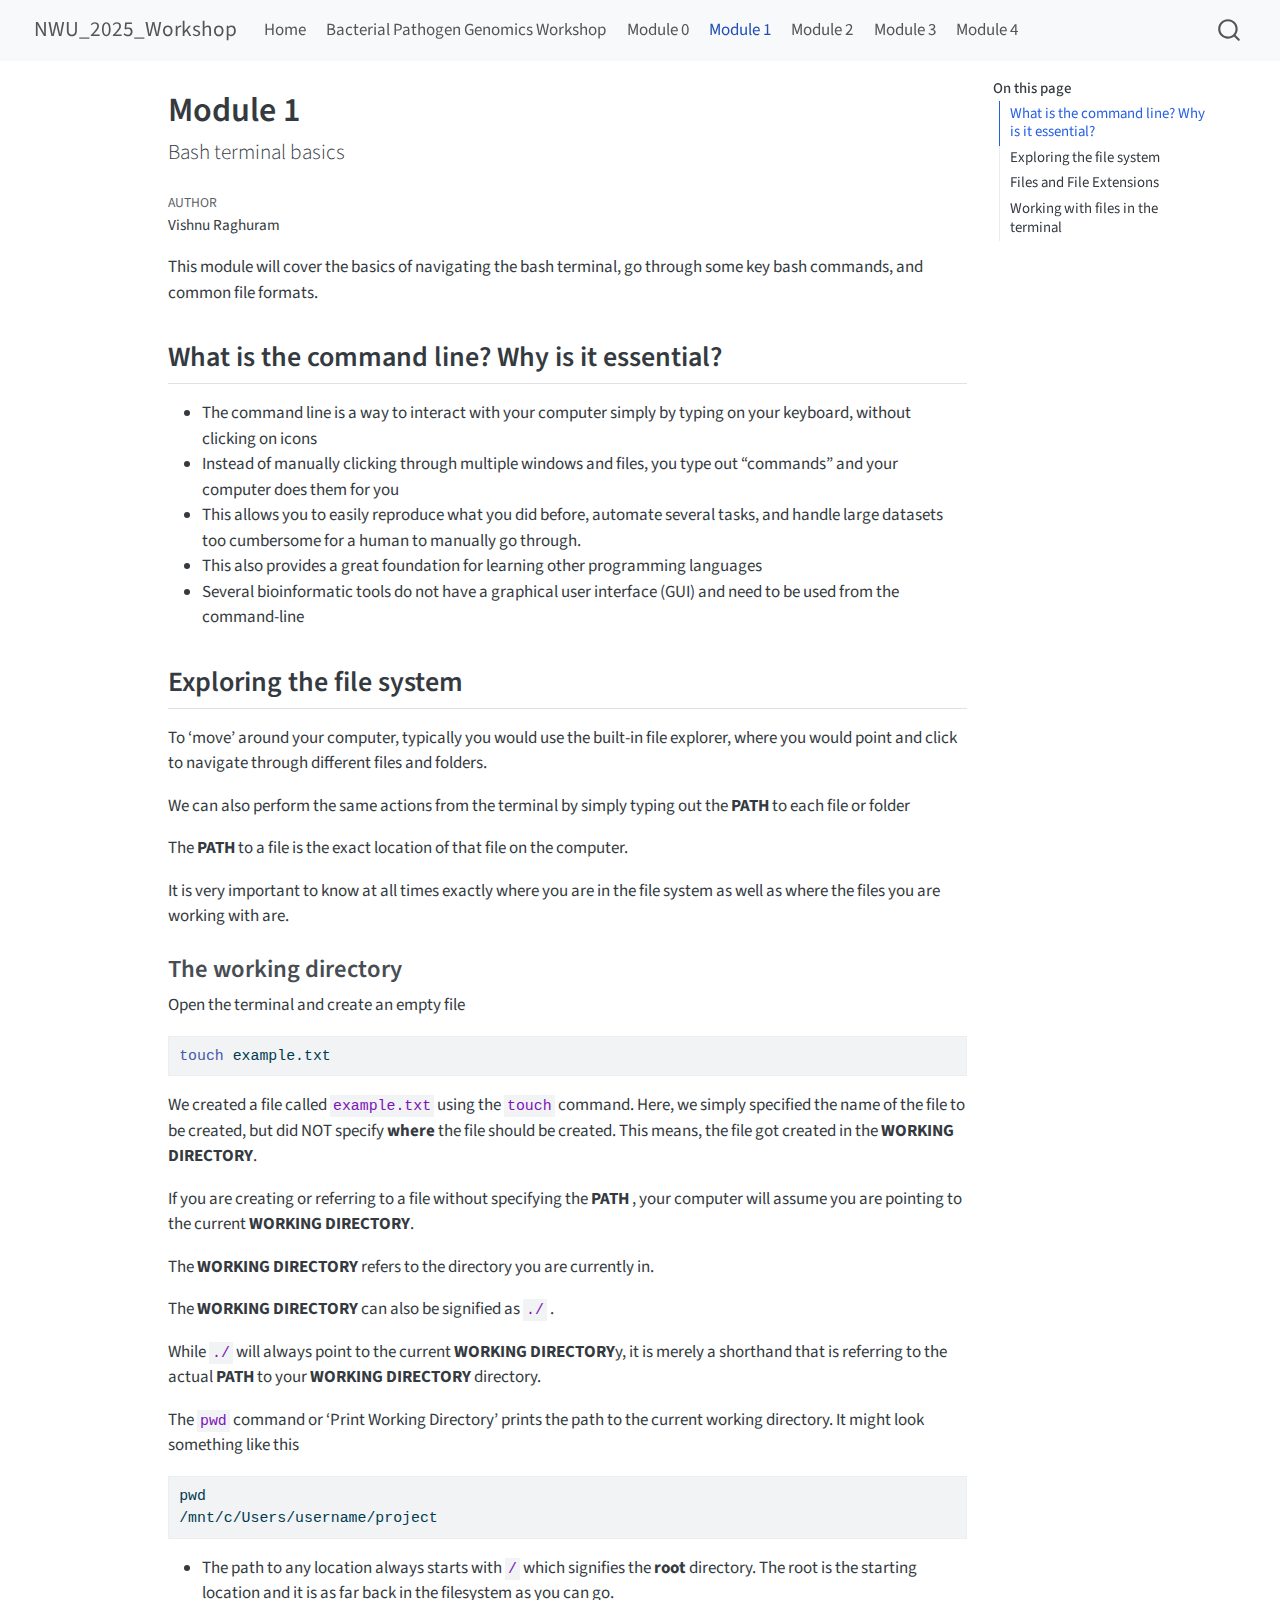
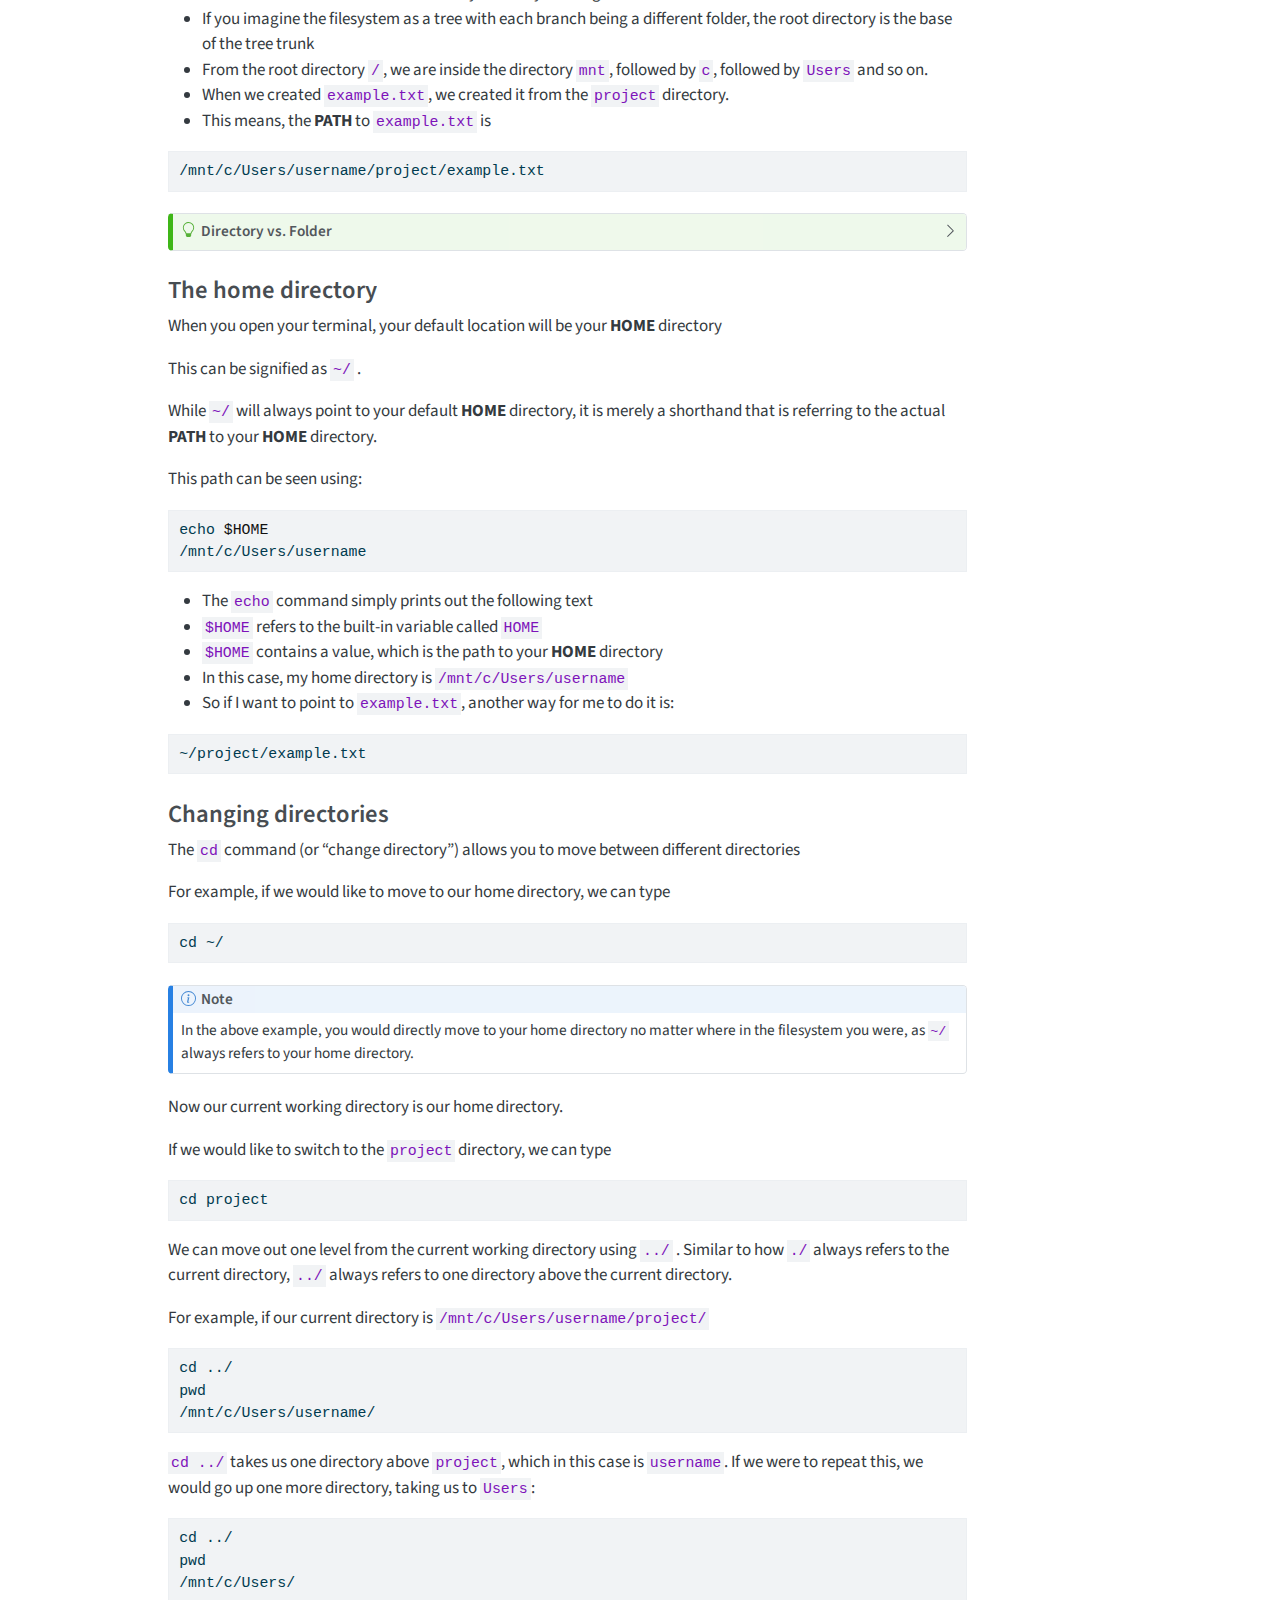
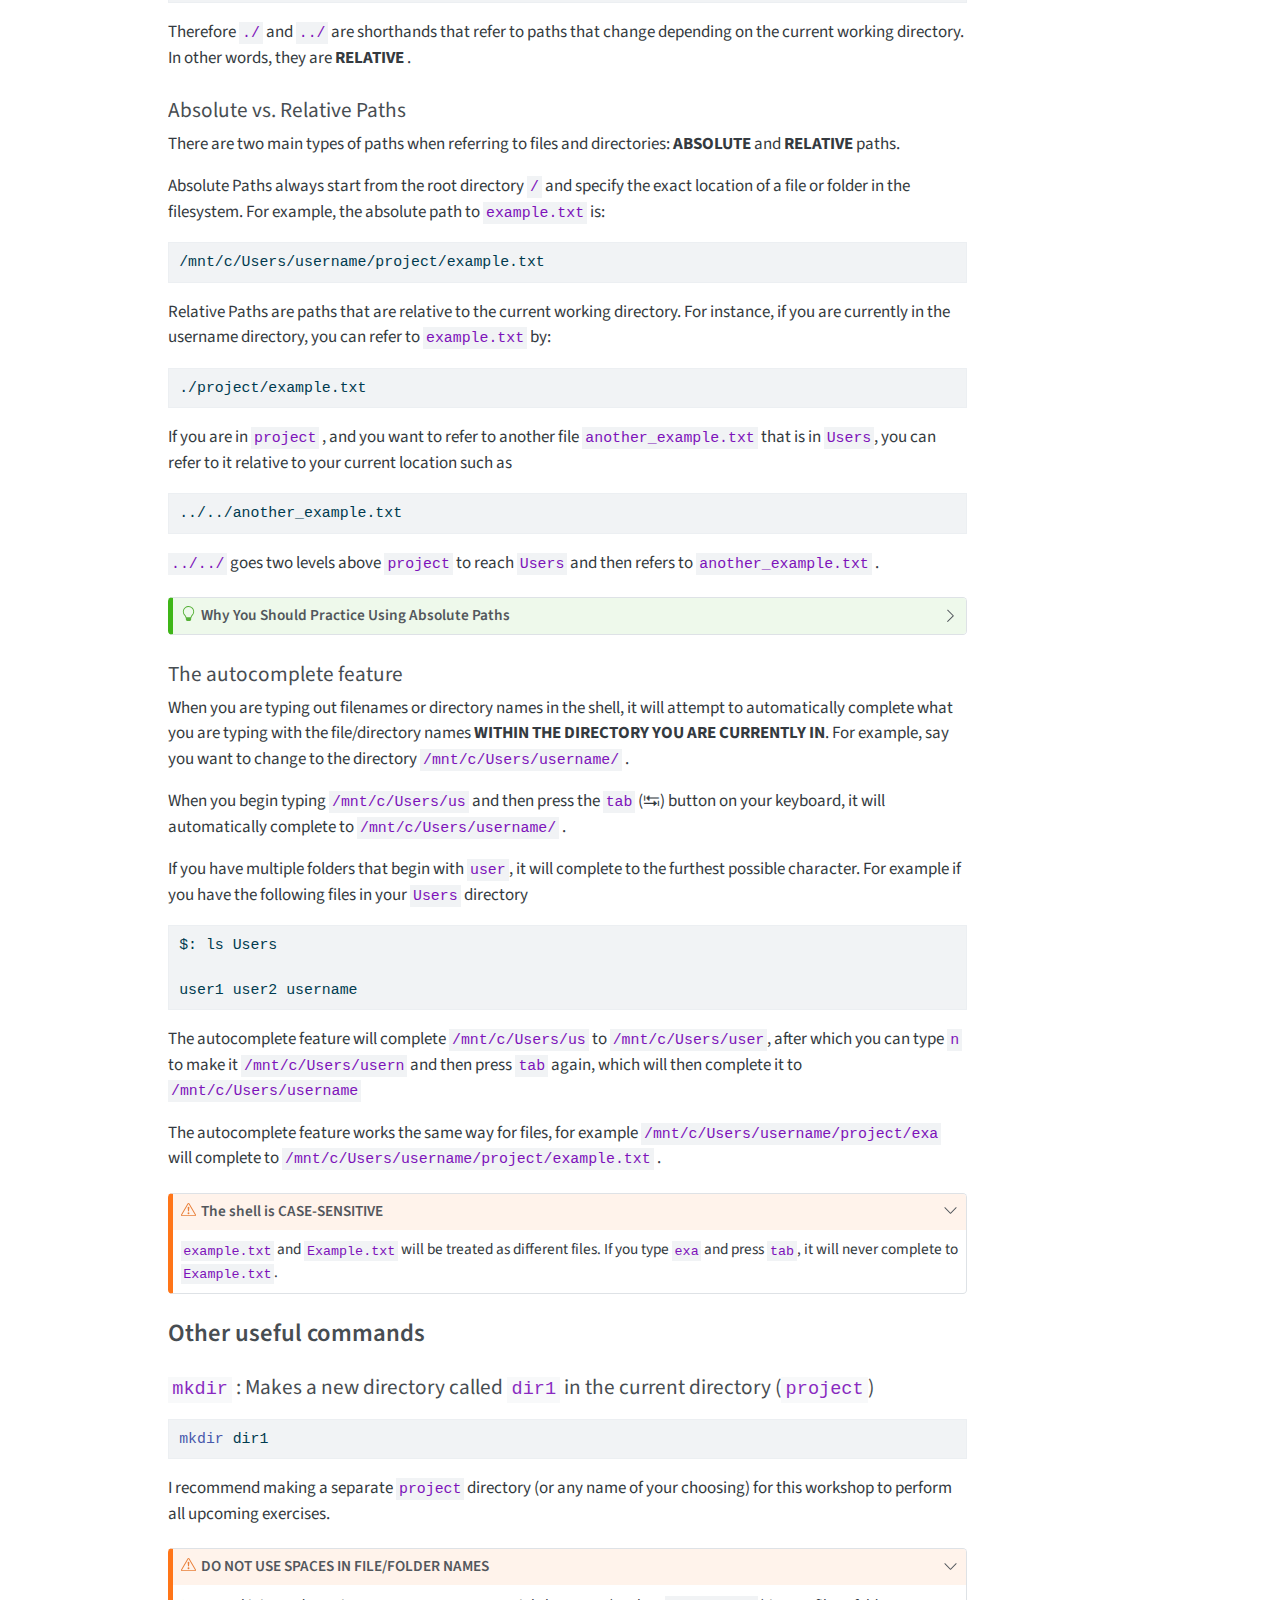
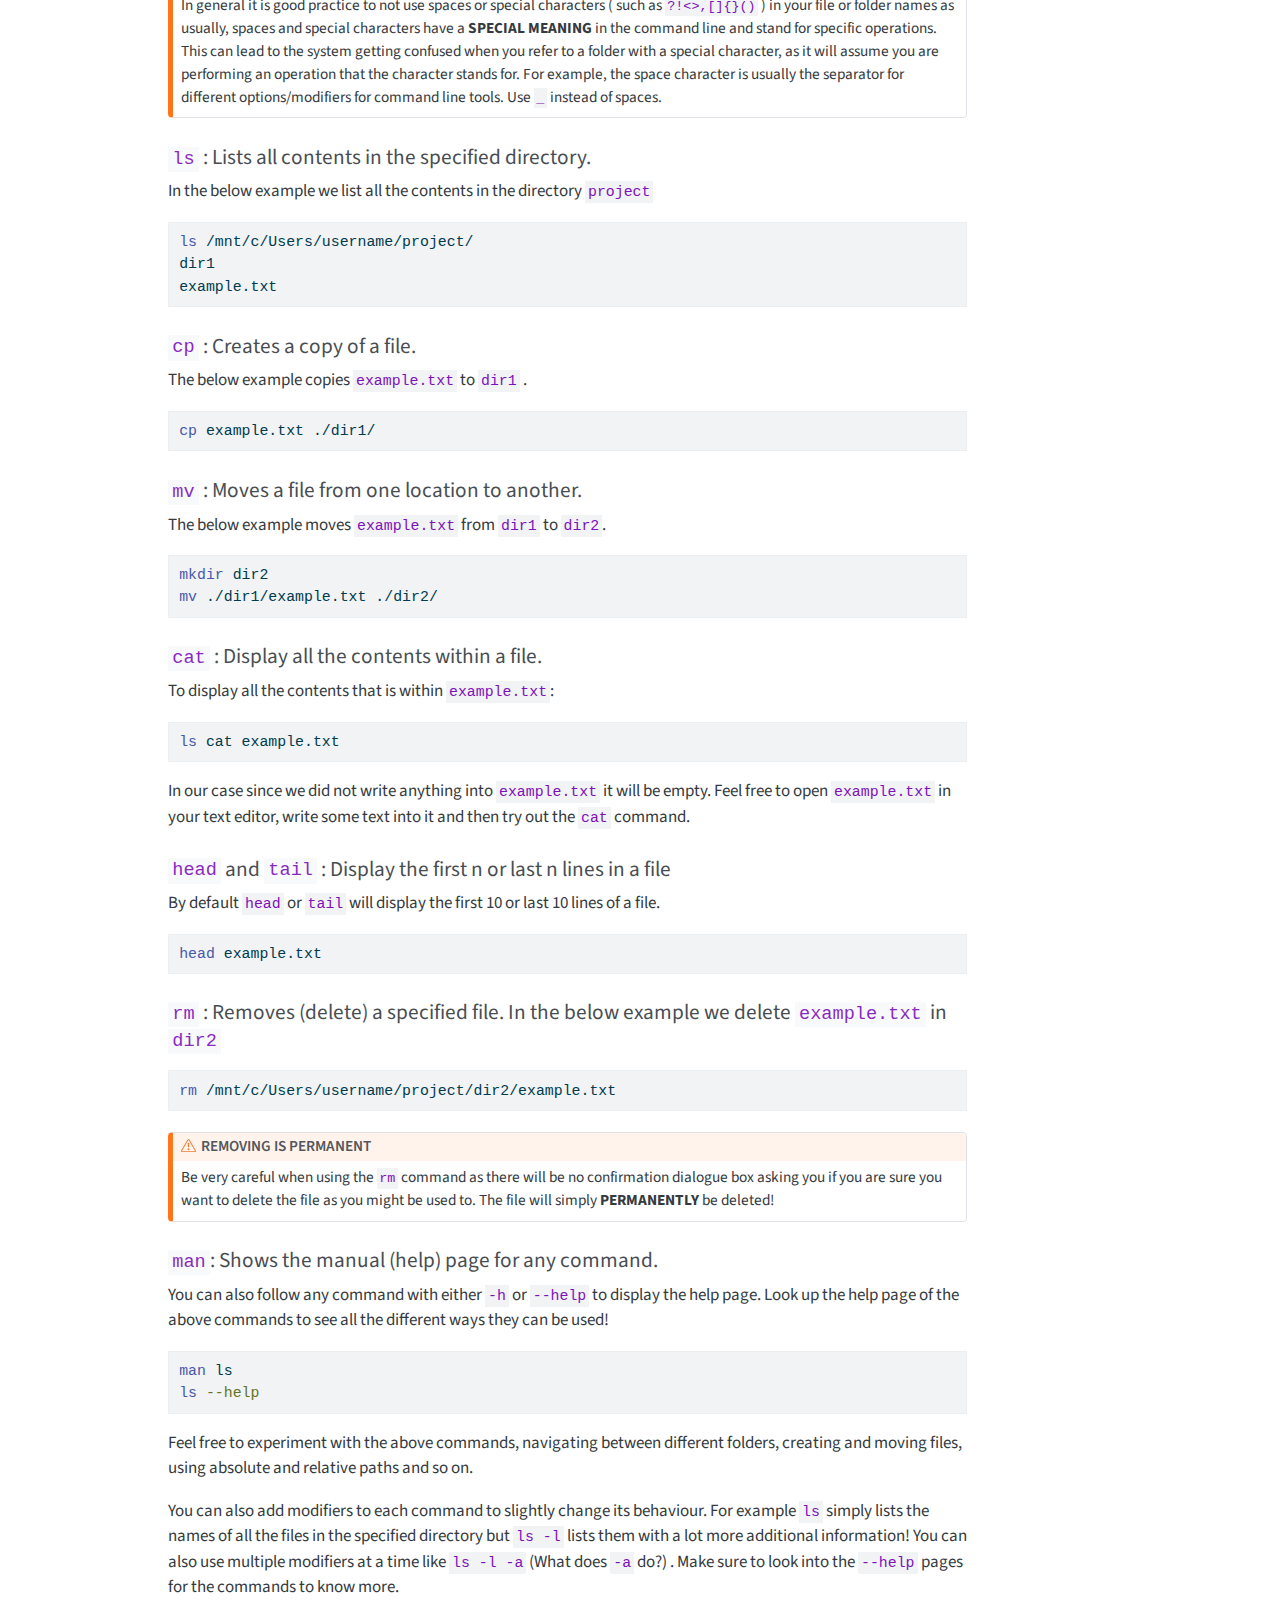
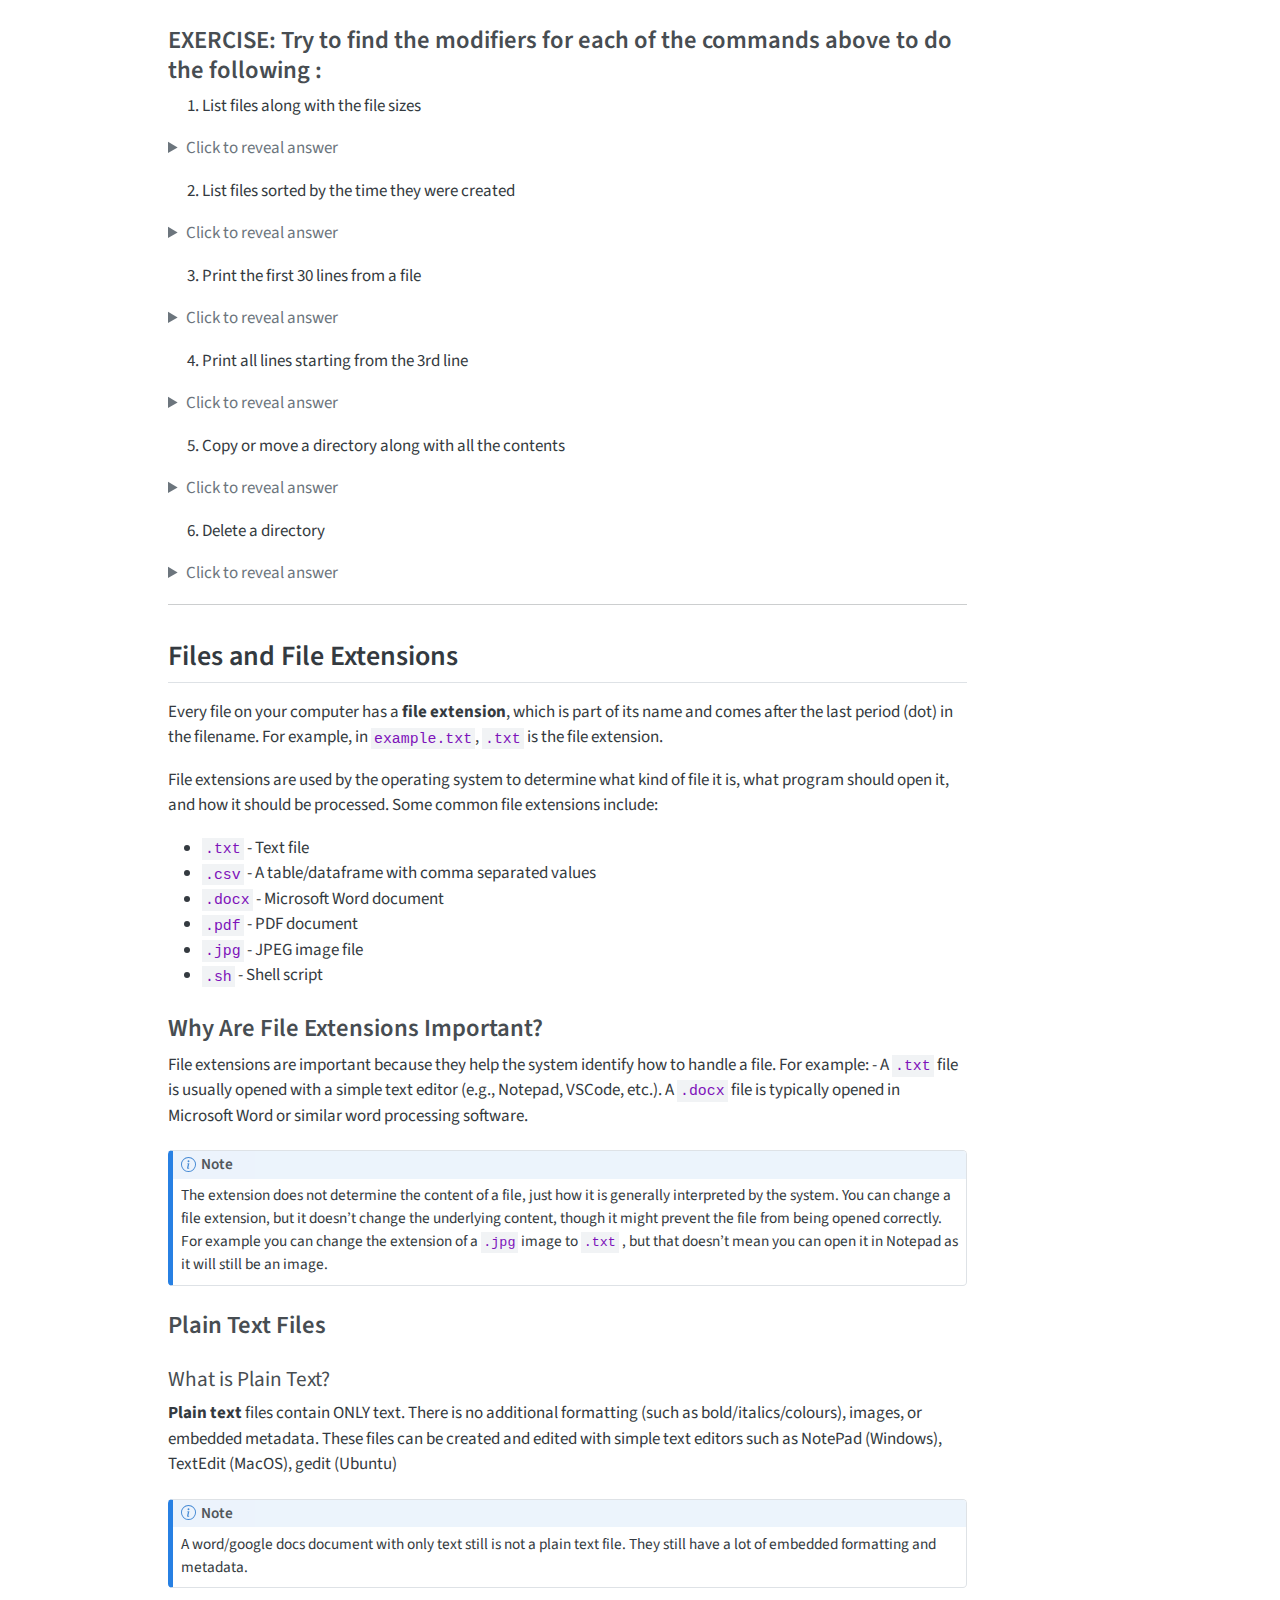
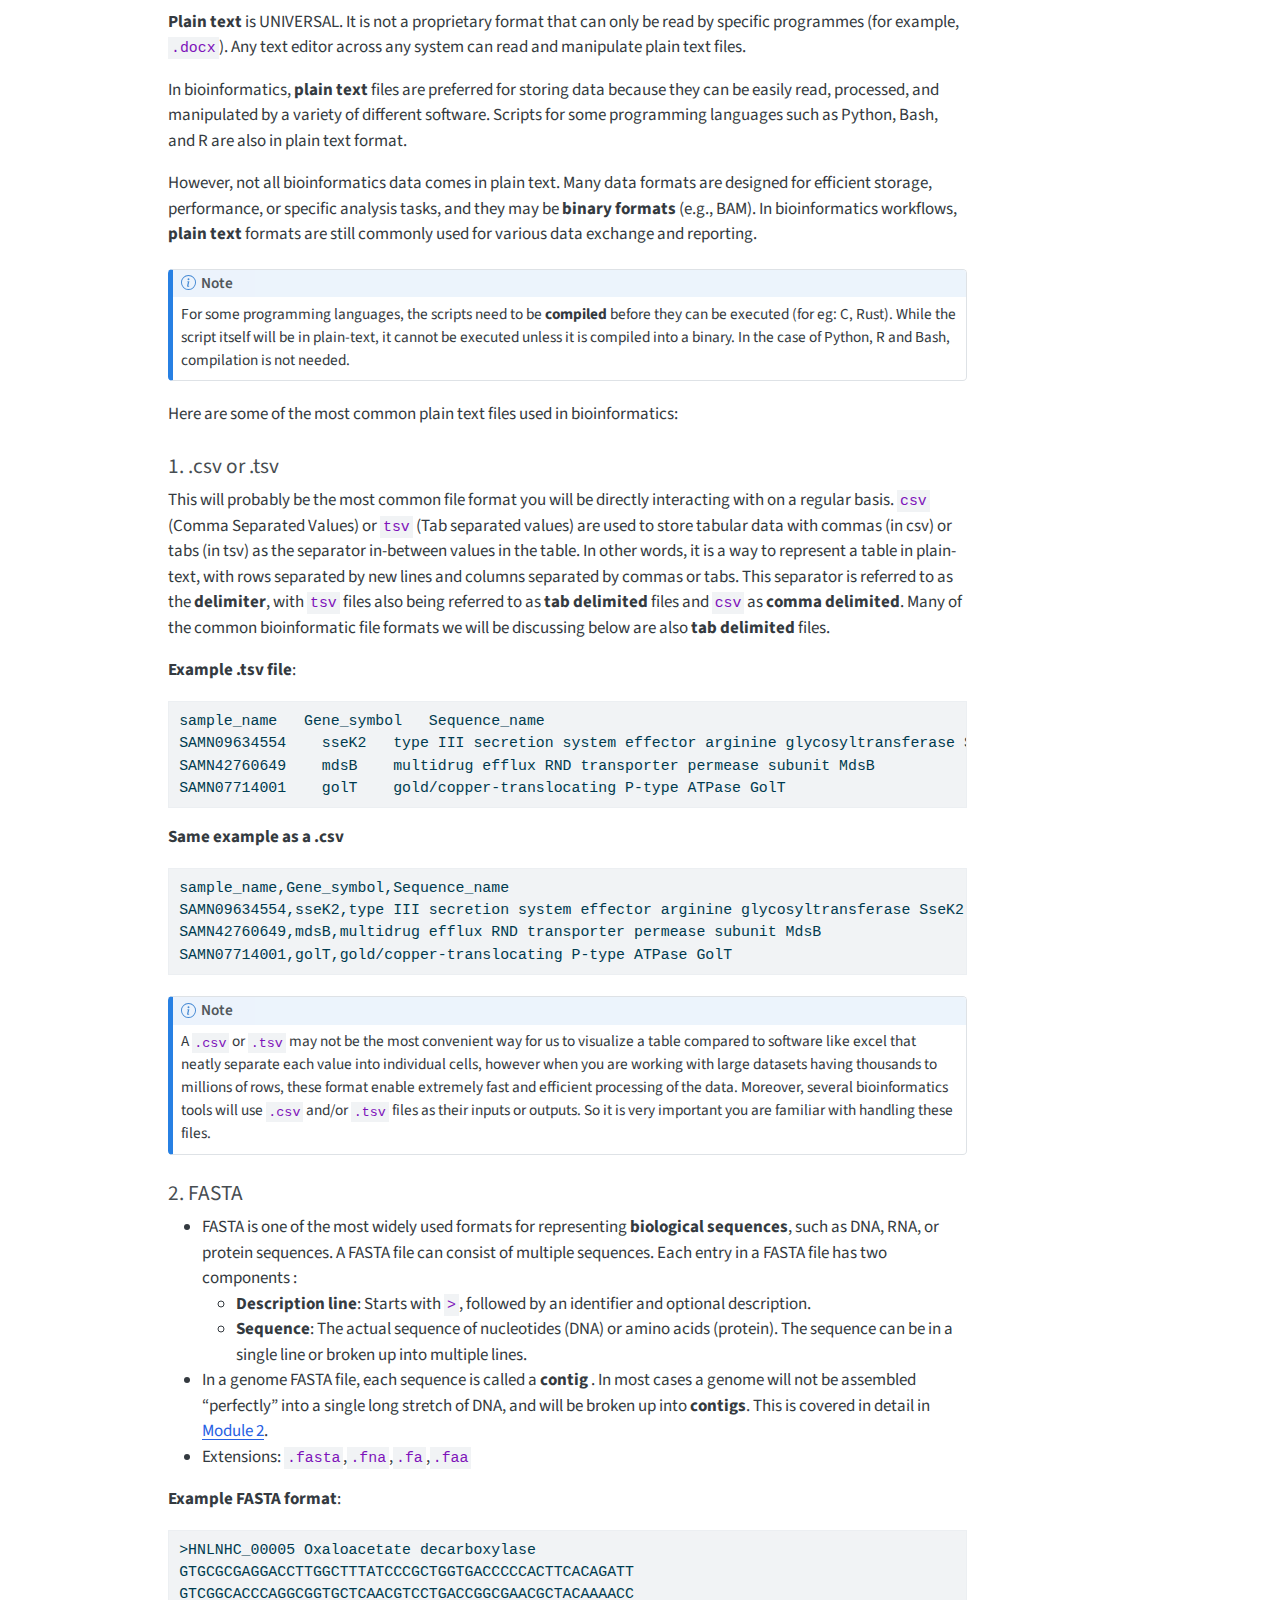
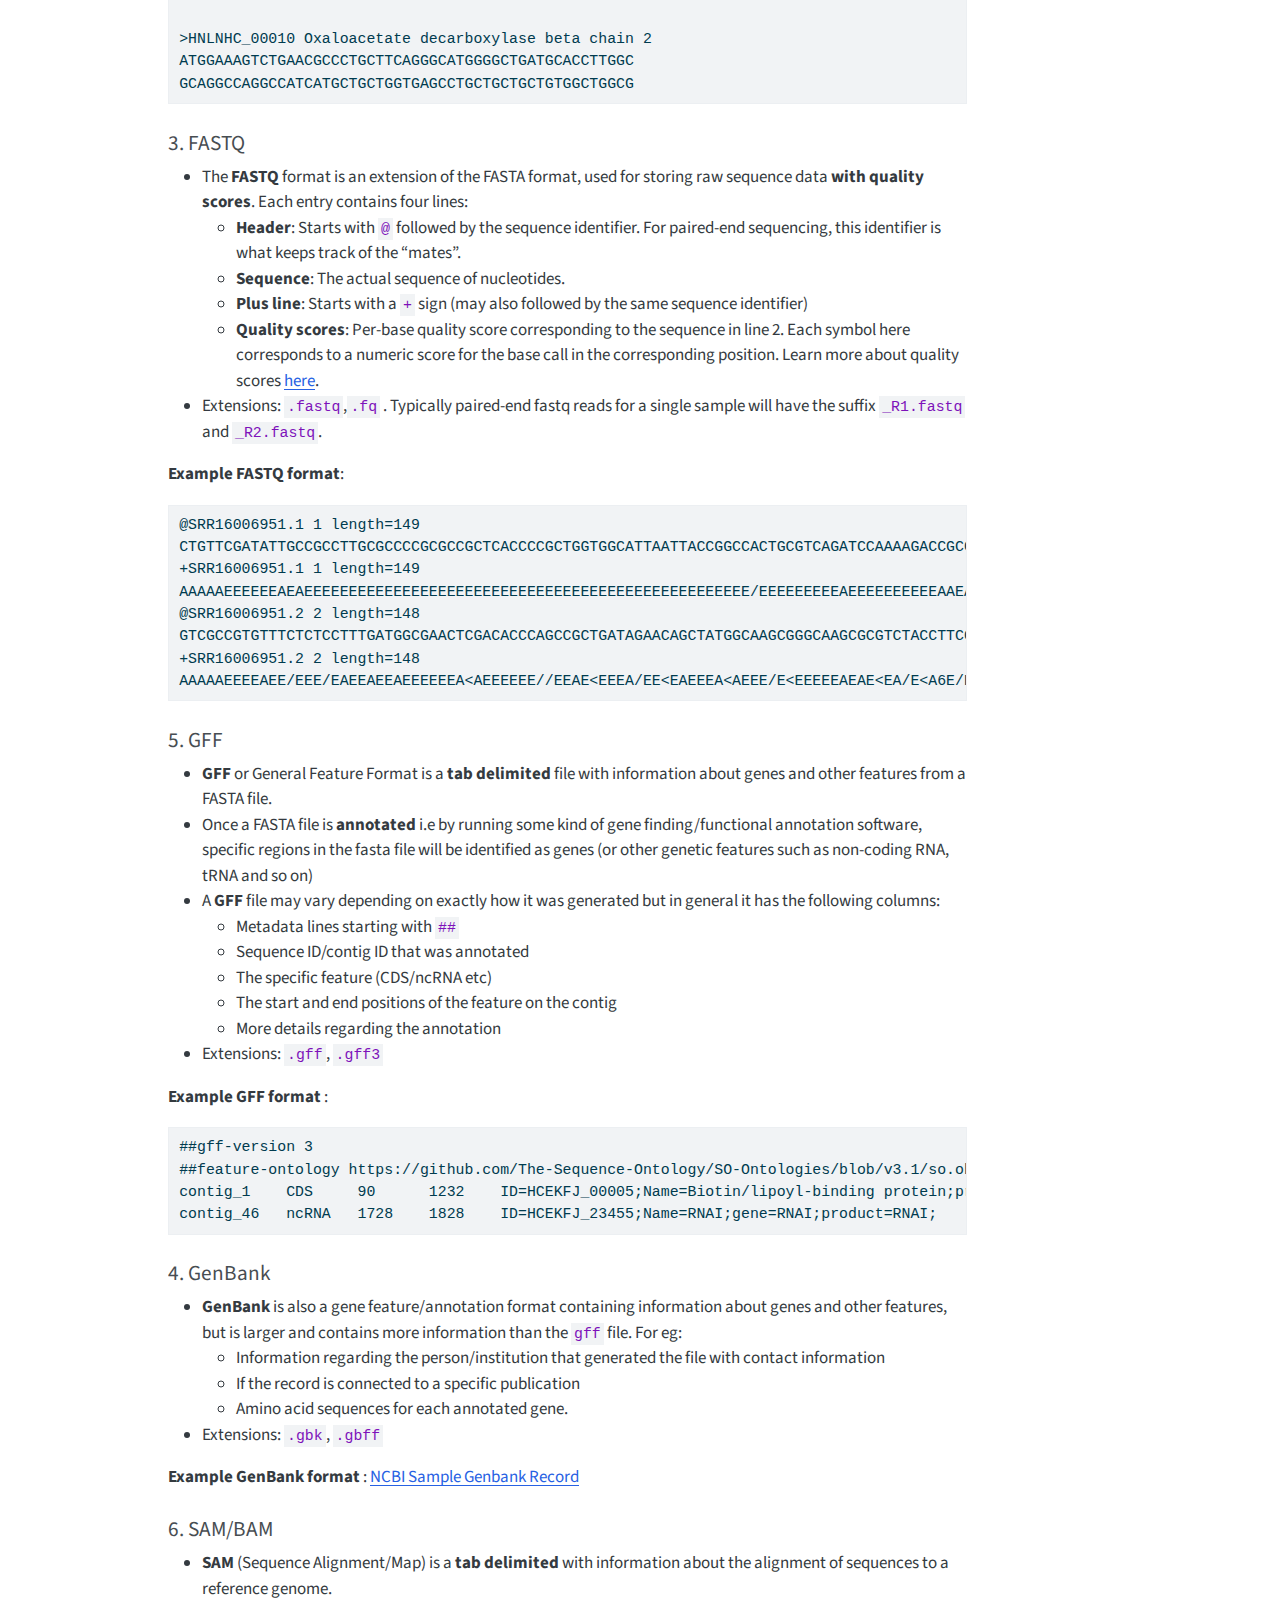
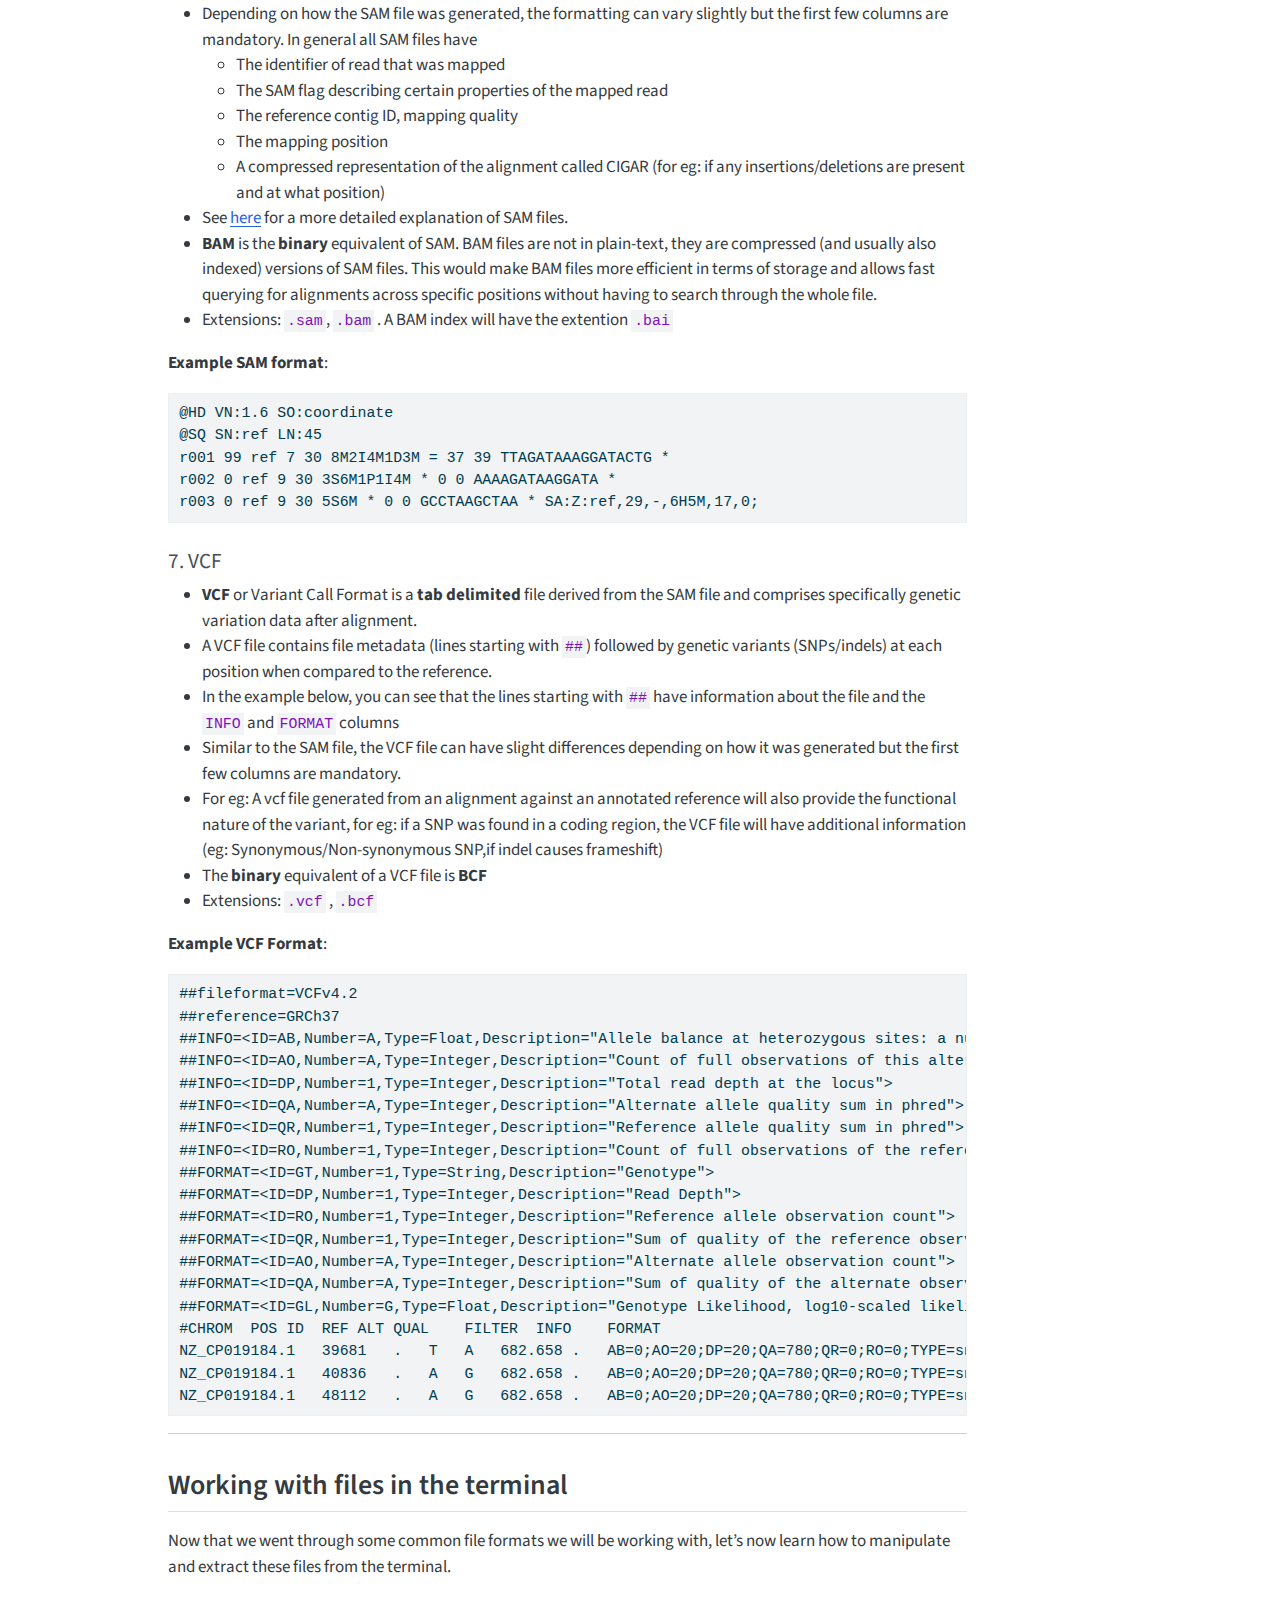
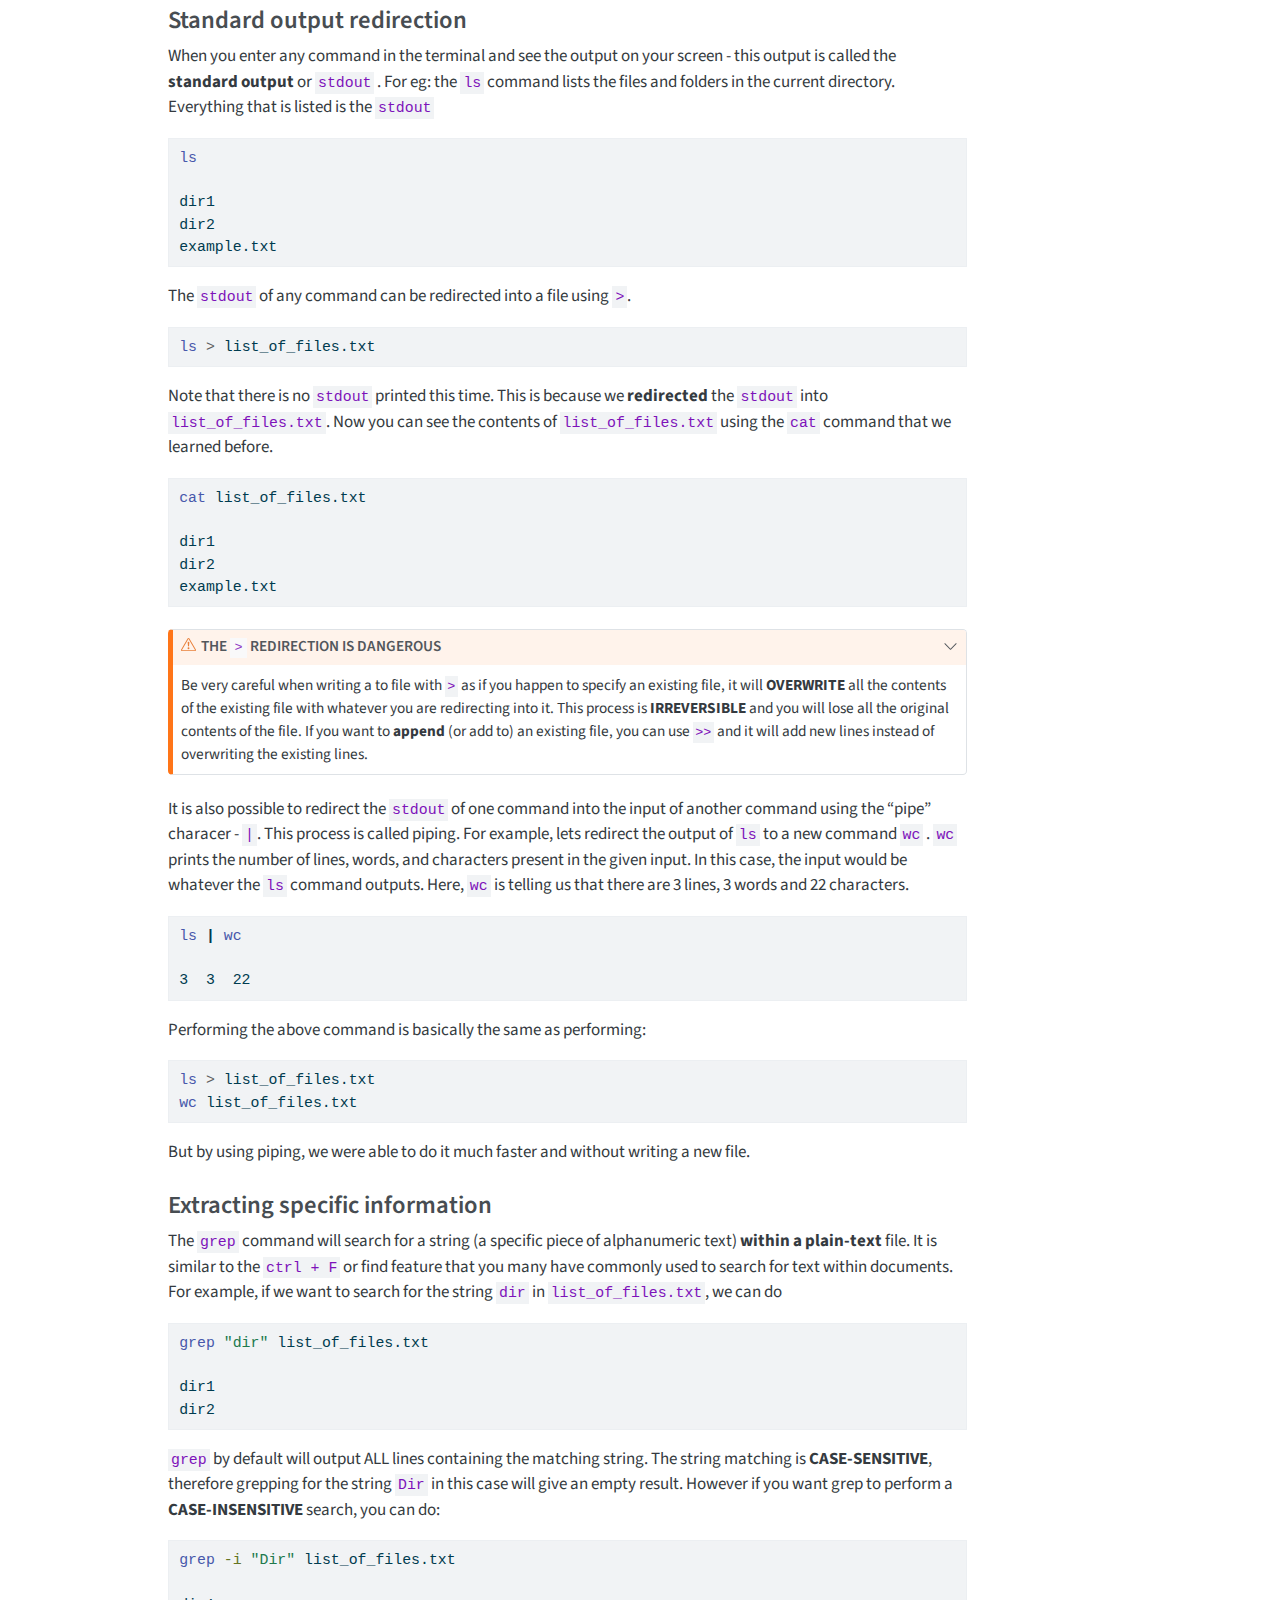
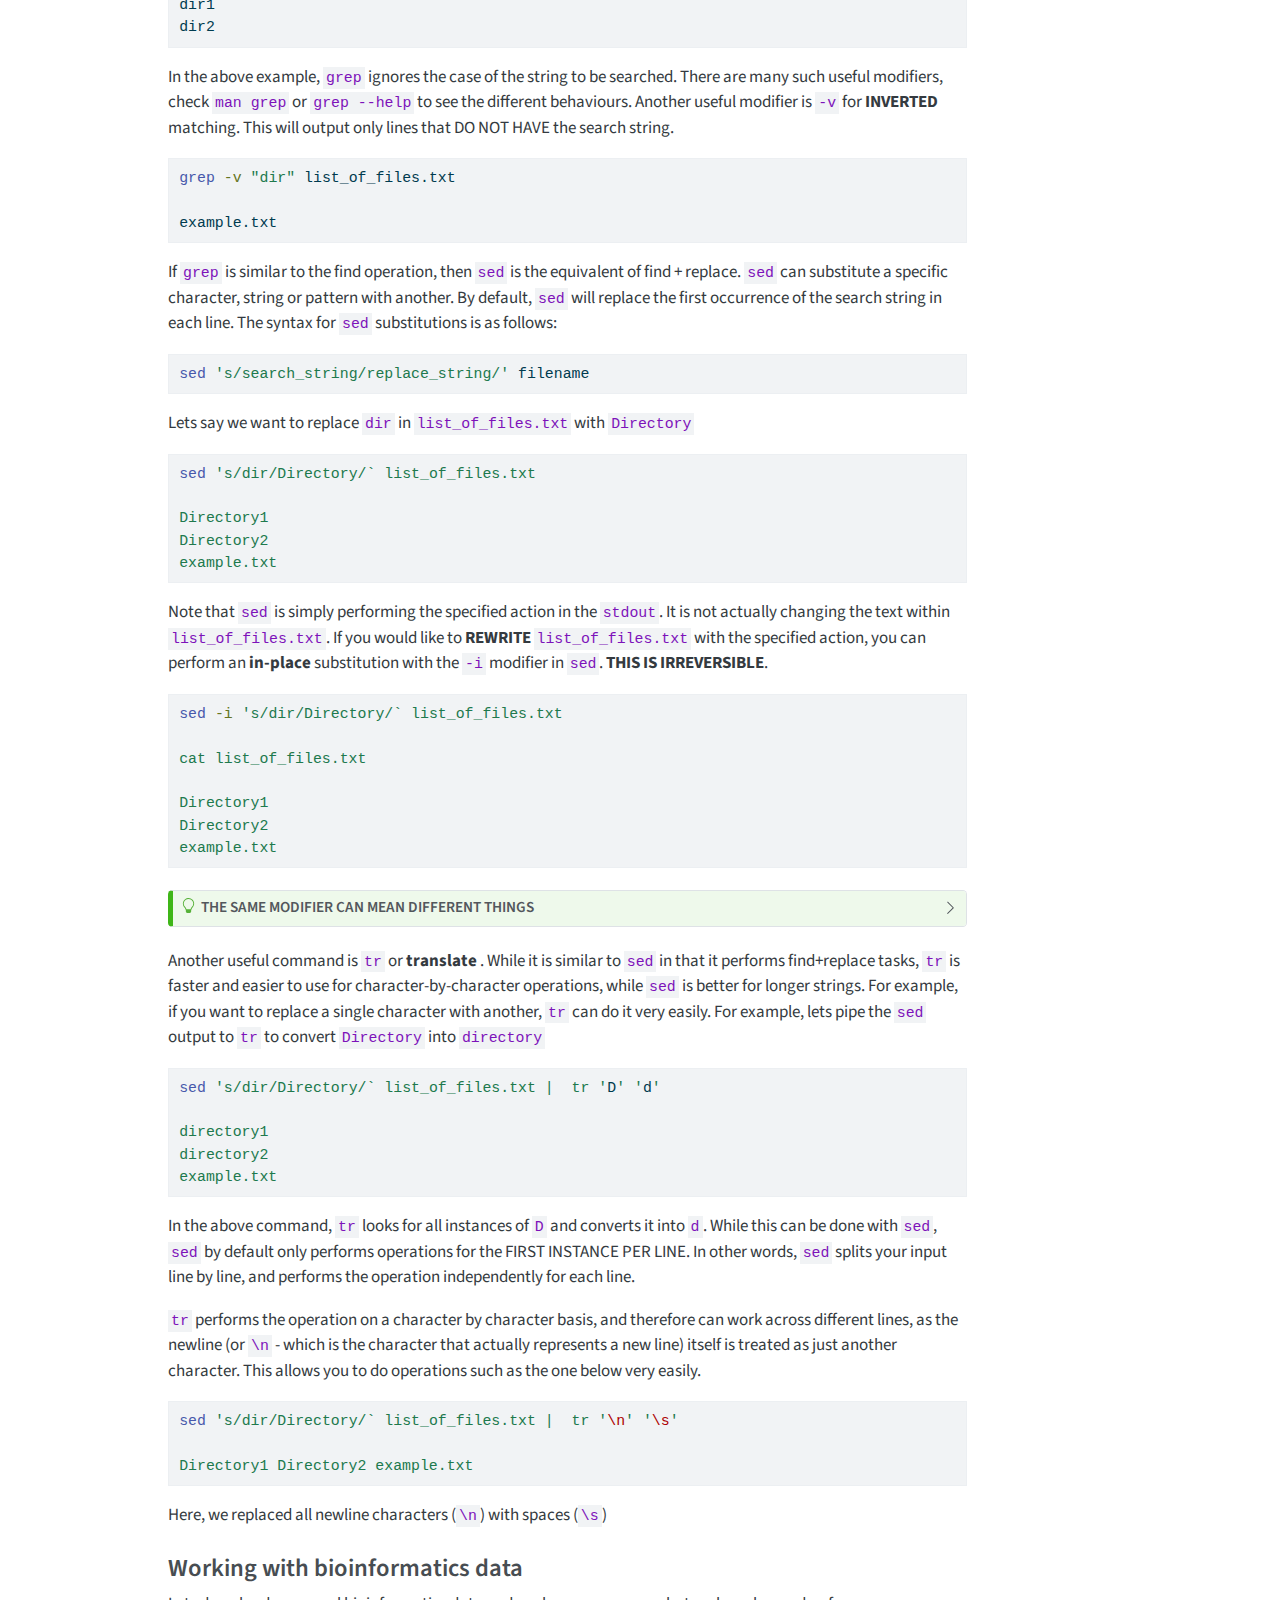
<file: docs/module1.html>
<!DOCTYPE html>
<html xmlns="http://www.w3.org/1999/xhtml" lang="en" xml:lang="en"><head>

<meta charset="utf-8">
<meta name="generator" content="quarto-1.8.25">

<meta name="viewport" content="width=device-width, initial-scale=1.0, user-scalable=yes">

<meta name="author" content="Vishnu Raghuram">

<title>Module 1 – NWU_2025_Workshop</title>
<style>
code{white-space: pre-wrap;}
span.smallcaps{font-variant: small-caps;}
div.columns{display: flex; gap: min(4vw, 1.5em);}
div.column{flex: auto; overflow-x: auto;}
div.hanging-indent{margin-left: 1.5em; text-indent: -1.5em;}
ul.task-list{list-style: none;}
ul.task-list li input[type="checkbox"] {
  width: 0.8em;
  margin: 0 0.8em 0.2em -1em; /* quarto-specific, see https://github.com/quarto-dev/quarto-cli/issues/4556 */ 
  vertical-align: middle;
}
/* CSS for syntax highlighting */
html { -webkit-text-size-adjust: 100%; }
pre > code.sourceCode { white-space: pre; position: relative; }
pre > code.sourceCode > span { display: inline-block; line-height: 1.25; }
pre > code.sourceCode > span:empty { height: 1.2em; }
.sourceCode { overflow: visible; }
code.sourceCode > span { color: inherit; text-decoration: inherit; }
div.sourceCode { margin: 1em 0; }
pre.sourceCode { margin: 0; }
@media screen {
div.sourceCode { overflow: auto; }
}
@media print {
pre > code.sourceCode { white-space: pre-wrap; }
pre > code.sourceCode > span { text-indent: -5em; padding-left: 5em; }
}
pre.numberSource code
  { counter-reset: source-line 0; }
pre.numberSource code > span
  { position: relative; left: -4em; counter-increment: source-line; }
pre.numberSource code > span > a:first-child::before
  { content: counter(source-line);
    position: relative; left: -1em; text-align: right; vertical-align: baseline;
    border: none; display: inline-block;
    -webkit-touch-callout: none; -webkit-user-select: none;
    -khtml-user-select: none; -moz-user-select: none;
    -ms-user-select: none; user-select: none;
    padding: 0 4px; width: 4em;
  }
pre.numberSource { margin-left: 3em;  padding-left: 4px; }
div.sourceCode
  {   }
@media screen {
pre > code.sourceCode > span > a:first-child::before { text-decoration: underline; }
}
</style>


<script src="site_libs/quarto-nav/quarto-nav.js"></script>
<script src="site_libs/quarto-nav/headroom.min.js"></script>
<script src="site_libs/clipboard/clipboard.min.js"></script>
<script src="site_libs/quarto-search/autocomplete.umd.js"></script>
<script src="site_libs/quarto-search/fuse.min.js"></script>
<script src="site_libs/quarto-search/quarto-search.js"></script>
<meta name="quarto:offset" content="./">
<script src="site_libs/quarto-html/quarto.js" type="module"></script>
<script src="site_libs/quarto-html/tabsets/tabsets.js" type="module"></script>
<script src="site_libs/quarto-html/axe/axe-check.js" type="module"></script>
<script src="site_libs/quarto-html/popper.min.js"></script>
<script src="site_libs/quarto-html/tippy.umd.min.js"></script>
<script src="site_libs/quarto-html/anchor.min.js"></script>
<link href="site_libs/quarto-html/tippy.css" rel="stylesheet">
<link href="site_libs/quarto-html/quarto-syntax-highlighting-7b89279ff1a6dce999919e0e67d4d9ec.css" rel="stylesheet" id="quarto-text-highlighting-styles">
<script src="site_libs/bootstrap/bootstrap.min.js"></script>
<link href="site_libs/bootstrap/bootstrap-icons.css" rel="stylesheet">
<link href="site_libs/bootstrap/bootstrap-45a48b56c8ad2523a9a31c69be39928e.min.css" rel="stylesheet" append-hash="true" id="quarto-bootstrap" data-mode="light">
<script id="quarto-search-options" type="application/json">{
  "location": "navbar",
  "copy-button": false,
  "collapse-after": 3,
  "panel-placement": "end",
  "type": "overlay",
  "limit": 50,
  "keyboard-shortcut": [
    "f",
    "/",
    "s"
  ],
  "show-item-context": false,
  "language": {
    "search-no-results-text": "No results",
    "search-matching-documents-text": "matching documents",
    "search-copy-link-title": "Copy link to search",
    "search-hide-matches-text": "Hide additional matches",
    "search-more-match-text": "more match in this document",
    "search-more-matches-text": "more matches in this document",
    "search-clear-button-title": "Clear",
    "search-text-placeholder": "",
    "search-detached-cancel-button-title": "Cancel",
    "search-submit-button-title": "Submit",
    "search-label": "Search"
  }
}</script>


<link rel="stylesheet" href="styles.css">
</head>

<body class="nav-fixed quarto-light">

<div id="quarto-search-results"></div>
  <header id="quarto-header" class="headroom fixed-top">
    <nav class="navbar navbar-expand-lg " data-bs-theme="dark">
      <div class="navbar-container container-fluid">
      <div class="navbar-brand-container mx-auto">
    <a href="./index.html" class="navbar-brand navbar-brand-logo">
    </a>
    <a class="navbar-brand" href="./index.html">
    <span class="navbar-title">NWU_2025_Workshop</span>
    </a>
  </div>
            <div id="quarto-search" class="" title="Search"></div>
          <button class="navbar-toggler" type="button" data-bs-toggle="collapse" data-bs-target="#navbarCollapse" aria-controls="navbarCollapse" role="menu" aria-expanded="false" aria-label="Toggle navigation" onclick="if (window.quartoToggleHeadroom) { window.quartoToggleHeadroom(); }">
  <span class="navbar-toggler-icon"></span>
</button>
          <div class="collapse navbar-collapse" id="navbarCollapse">
            <ul class="navbar-nav navbar-nav-scroll me-auto">
  <li class="nav-item">
    <a class="nav-link" href="./index.html"> 
<span class="menu-text">Home</span></a>
  </li>  
  <li class="nav-item">
    <a class="nav-link" href="./about.html"> 
<span class="menu-text">Bacterial Pathogen Genomics Workshop</span></a>
  </li>  
  <li class="nav-item">
    <a class="nav-link" href="./module0.html"> 
<span class="menu-text">Module 0</span></a>
  </li>  
  <li class="nav-item">
    <a class="nav-link active" href="./module1.html" aria-current="page"> 
<span class="menu-text">Module 1</span></a>
  </li>  
  <li class="nav-item">
    <a class="nav-link" href="./module2.html"> 
<span class="menu-text">Module 2</span></a>
  </li>  
  <li class="nav-item">
    <a class="nav-link" href="./module3.html"> 
<span class="menu-text">Module 3</span></a>
  </li>  
  <li class="nav-item">
    <a class="nav-link" href="./module4.html"> 
<span class="menu-text">Module 4</span></a>
  </li>  
</ul>
          </div> <!-- /navcollapse -->
            <div class="quarto-navbar-tools">
</div>
      </div> <!-- /container-fluid -->
    </nav>
</header>
<!-- content -->
<div id="quarto-content" class="quarto-container page-columns page-rows-contents page-layout-article page-navbar">
<!-- sidebar -->
<!-- margin-sidebar -->
    <div id="quarto-margin-sidebar" class="sidebar margin-sidebar">
        <nav id="TOC" role="doc-toc" class="toc-active">
    <h2 id="toc-title">On this page</h2>
   
  <ul>
  <li><a href="#what-is-the-command-line-why-is-it-essential" id="toc-what-is-the-command-line-why-is-it-essential" class="nav-link active" data-scroll-target="#what-is-the-command-line-why-is-it-essential">What is the command line? Why is it essential?</a></li>
  <li><a href="#exploring-the-file-system" id="toc-exploring-the-file-system" class="nav-link" data-scroll-target="#exploring-the-file-system">Exploring the file system</a>
  <ul class="collapse">
  <li><a href="#the-working-directory" id="toc-the-working-directory" class="nav-link" data-scroll-target="#the-working-directory">The working directory</a></li>
  <li><a href="#the-home-directory" id="toc-the-home-directory" class="nav-link" data-scroll-target="#the-home-directory">The home directory</a></li>
  <li><a href="#changing-directories" id="toc-changing-directories" class="nav-link" data-scroll-target="#changing-directories">Changing directories</a></li>
  <li><a href="#other-useful-commands" id="toc-other-useful-commands" class="nav-link" data-scroll-target="#other-useful-commands">Other useful commands</a></li>
  <li><a href="#exercise-try-to-find-the-modifiers-for-each-of-the-commands-above-to-do-the-following" id="toc-exercise-try-to-find-the-modifiers-for-each-of-the-commands-above-to-do-the-following" class="nav-link" data-scroll-target="#exercise-try-to-find-the-modifiers-for-each-of-the-commands-above-to-do-the-following">EXERCISE: Try to find the modifiers for each of the commands above to do the following :</a></li>
  </ul></li>
  <li><a href="#files-and-file-extensions" id="toc-files-and-file-extensions" class="nav-link" data-scroll-target="#files-and-file-extensions">Files and File Extensions</a>
  <ul class="collapse">
  <li><a href="#why-are-file-extensions-important" id="toc-why-are-file-extensions-important" class="nav-link" data-scroll-target="#why-are-file-extensions-important">Why Are File Extensions Important?</a></li>
  <li><a href="#plain-text-files" id="toc-plain-text-files" class="nav-link" data-scroll-target="#plain-text-files">Plain Text Files</a></li>
  </ul></li>
  <li><a href="#working-with-files-in-the-terminal" id="toc-working-with-files-in-the-terminal" class="nav-link" data-scroll-target="#working-with-files-in-the-terminal">Working with files in the terminal</a>
  <ul class="collapse">
  <li><a href="#standard-output-redirection" id="toc-standard-output-redirection" class="nav-link" data-scroll-target="#standard-output-redirection">Standard output redirection</a></li>
  <li><a href="#extracting-specific-information" id="toc-extracting-specific-information" class="nav-link" data-scroll-target="#extracting-specific-information">Extracting specific information</a></li>
  <li><a href="#working-with-bioinformatics-data" id="toc-working-with-bioinformatics-data" class="nav-link" data-scroll-target="#working-with-bioinformatics-data">Working with bioinformatics data</a></li>
  <li><a href="#exercise-perform-the-following-actions-on-the-above-fasta-file" id="toc-exercise-perform-the-following-actions-on-the-above-fasta-file" class="nav-link" data-scroll-target="#exercise-perform-the-following-actions-on-the-above-fasta-file">EXERCISE: Perform the following actions on the above fasta file</a></li>
  </ul></li>
  </ul>
</nav>
    </div>
<!-- main -->
<main class="content" id="quarto-document-content">

<header id="title-block-header" class="quarto-title-block default">
<div class="quarto-title">
<h1 class="title">Module 1</h1>
<p class="subtitle lead">Bash terminal basics</p>
</div>



<div class="quarto-title-meta">

    <div>
    <div class="quarto-title-meta-heading">Author</div>
    <div class="quarto-title-meta-contents">
             <p>Vishnu Raghuram </p>
          </div>
  </div>
    
  
    
  </div>
  


</header>


<p>This module will cover the basics of navigating the bash terminal, go through some key bash commands, and common file formats.</p>
<section id="what-is-the-command-line-why-is-it-essential" class="level2">
<h2 class="anchored" data-anchor-id="what-is-the-command-line-why-is-it-essential">What is the command line? Why is it essential?</h2>
<ul>
<li>The command line is a way to interact with your computer simply by typing on your keyboard, without clicking on icons</li>
<li>Instead of manually clicking through multiple windows and files, you type out “commands” and your computer does them for you</li>
<li>This allows you to easily reproduce what you did before, automate several tasks, and handle large datasets too cumbersome for a human to manually go through.</li>
<li>This also provides a great foundation for learning other programming languages</li>
<li>Several bioinformatic tools do not have a graphical user interface (GUI) and need to be used from the command-line</li>
</ul>
</section>
<section id="exploring-the-file-system" class="level2">
<h2 class="anchored" data-anchor-id="exploring-the-file-system">Exploring the file system</h2>
<p>To ‘move’ around your computer, typically you would use the built-in file explorer, where you would point and click to navigate through different files and folders.</p>
<p>We can also perform the same actions from the terminal by simply typing out the <strong>PATH</strong> to each file or folder</p>
<p>The <strong>PATH</strong> to a file is the exact location of that file on the computer.</p>
<p>It is very important to know at all times exactly where you are in the file system as well as where the files you are working with are.</p>
<section id="the-working-directory" class="level3">
<h3 class="anchored" data-anchor-id="the-working-directory">The working directory</h3>
<p>Open the terminal and create an empty file</p>
<div class="code-copy-outer-scaffold"><div class="sourceCode" id="cb1"><pre class="sourceCode bash code-with-copy"><code class="sourceCode bash"><span id="cb1-1"><a href="#cb1-1" aria-hidden="true" tabindex="-1"></a><span class="fu">touch</span> example.txt</span></code></pre></div><button title="Copy to Clipboard" class="code-copy-button"><i class="bi"></i></button></div>
<p>We created a file called <code>example.txt</code> using the <code>touch</code> command. Here, we simply specified the name of the file to be created, but did NOT specify <strong>where</strong> the file should be created. This means, the file got created in the <strong>WORKING DIRECTORY</strong>.</p>
<p>If you are creating or referring to a file without specifying the <strong>PATH</strong> , your computer will assume you are pointing to the current <strong>WORKING DIRECTORY</strong>.</p>
<p>The <strong>WORKING DIRECTORY</strong> refers to the directory you are currently in.</p>
<p>The <strong>WORKING DIRECTORY</strong> can also be signified as <code>./</code> .</p>
<p>While <code>./</code> will always point to the current <strong>WORKING DIRECTORY</strong>y, it is merely a shorthand that is referring to the actual <strong>PATH</strong> to your <strong>WORKING DIRECTORY</strong> directory.</p>
<p>The <code>pwd</code> command or ‘Print Working Directory’ prints the path to the current working directory. It might look something like this</p>
<div class="code-copy-outer-scaffold"><div class="sourceCode" id="cb2"><pre class="sourceCode bash code-with-copy"><code class="sourceCode bash"><span id="cb2-1"><a href="#cb2-1" aria-hidden="true" tabindex="-1"></a><span class="bu">pwd</span></span>
<span id="cb2-2"><a href="#cb2-2" aria-hidden="true" tabindex="-1"></a><span class="ex">/mnt/c/Users/username/project</span></span></code></pre></div><button title="Copy to Clipboard" class="code-copy-button"><i class="bi"></i></button></div>
<ul>
<li>The path to any location always starts with <code>/</code> which signifies the <strong>root</strong> directory. The root is the starting location and it is as far back in the filesystem as you can go.</li>
<li>If you imagine the filesystem as a tree with each branch being a different folder, the root directory is the base of the tree trunk</li>
<li>From the root directory <code>/</code>, we are inside the directory <code>mnt</code>, followed by <code>c</code>, followed by <code>Users</code> and so on.</li>
<li>When we created <code>example.txt</code>, we created it from the <code>project</code> directory.</li>
<li>This means, the <strong>PATH</strong> to <code>example.txt</code> is</li>
</ul>
<div class="code-copy-outer-scaffold"><div class="sourceCode" id="cb3"><pre class="sourceCode bash code-with-copy"><code class="sourceCode bash"><span id="cb3-1"><a href="#cb3-1" aria-hidden="true" tabindex="-1"></a><span class="ex">/mnt/c/Users/username/project/example.txt</span></span></code></pre></div><button title="Copy to Clipboard" class="code-copy-button"><i class="bi"></i></button></div>
<div class="callout callout-style-default callout-tip callout-titled">
<div class="callout-header d-flex align-content-center collapsed" data-bs-toggle="collapse" data-bs-target=".callout-1-contents" aria-controls="callout-1" aria-expanded="false" aria-label="Toggle callout">
<div class="callout-icon-container">
<i class="callout-icon"></i>
</div>
<div class="callout-title-container flex-fill">
<span class="screen-reader-only">Tip</span>Directory vs.&nbsp;Folder
</div>
<div class="callout-btn-toggle d-inline-block border-0 py-1 ps-1 pe-0 float-end"><i class="callout-toggle"></i></div>
</div>
<div id="callout-1" class="callout-1-contents callout-collapse collapse">
<div class="callout-body-container callout-body">
<p>Both are generally used interchangably though directory is the technically correct term.</p>
</div>
</div>
</div>
</section>
<section id="the-home-directory" class="level3">
<h3 class="anchored" data-anchor-id="the-home-directory">The home directory</h3>
<p>When you open your terminal, your default location will be your <strong>HOME</strong> directory</p>
<p>This can be signified as <code>~/</code> .</p>
<p>While <code>~/</code> will always point to your default <strong>HOME</strong> directory, it is merely a shorthand that is referring to the actual <strong>PATH</strong> to your <strong>HOME</strong> directory.</p>
<p>This path can be seen using:</p>
<div class="code-copy-outer-scaffold"><div class="sourceCode" id="cb4"><pre class="sourceCode bash code-with-copy"><code class="sourceCode bash"><span id="cb4-1"><a href="#cb4-1" aria-hidden="true" tabindex="-1"></a><span class="bu">echo</span> <span class="va">$HOME</span></span>
<span id="cb4-2"><a href="#cb4-2" aria-hidden="true" tabindex="-1"></a><span class="ex">/mnt/c/Users/username</span></span></code></pre></div><button title="Copy to Clipboard" class="code-copy-button"><i class="bi"></i></button></div>
<ul>
<li>The <code>echo</code> command simply prints out the following text</li>
<li><code>$HOME</code> refers to the built-in variable called <code>HOME</code></li>
<li><code>$HOME</code> contains a value, which is the path to your <strong>HOME</strong> directory</li>
<li>In this case, my home directory is <code>/mnt/c/Users/username</code></li>
<li>So if I want to point to <code>example.txt</code>, another way for me to do it is:</li>
</ul>
<div class="code-copy-outer-scaffold"><div class="sourceCode" id="cb5"><pre class="sourceCode bash code-with-copy"><code class="sourceCode bash"><span id="cb5-1"><a href="#cb5-1" aria-hidden="true" tabindex="-1"></a><span class="ex">~/project/example.txt</span></span></code></pre></div><button title="Copy to Clipboard" class="code-copy-button"><i class="bi"></i></button></div>
</section>
<section id="changing-directories" class="level3">
<h3 class="anchored" data-anchor-id="changing-directories">Changing directories</h3>
<p>The <code>cd</code> command (or “change directory”) allows you to move between different directories</p>
<p>For example, if we would like to move to our home directory, we can type</p>
<div class="code-copy-outer-scaffold"><div class="sourceCode" id="cb6"><pre class="sourceCode bash code-with-copy"><code class="sourceCode bash"><span id="cb6-1"><a href="#cb6-1" aria-hidden="true" tabindex="-1"></a><span class="bu">cd</span> ~/</span></code></pre></div><button title="Copy to Clipboard" class="code-copy-button"><i class="bi"></i></button></div>
<div class="callout callout-style-default callout-note callout-titled">
<div class="callout-header d-flex align-content-center">
<div class="callout-icon-container">
<i class="callout-icon"></i>
</div>
<div class="callout-title-container flex-fill">
Note
</div>
</div>
<div class="callout-body-container callout-body">
<p>In the above example, you would directly move to your home directory no matter where in the filesystem you were, as <code>~/</code> always refers to your home directory.</p>
</div>
</div>
<p>Now our current working directory is our home directory.</p>
<p>If we would like to switch to the <code>project</code> directory, we can type</p>
<div class="code-copy-outer-scaffold"><div class="sourceCode" id="cb7"><pre class="sourceCode bash code-with-copy"><code class="sourceCode bash"><span id="cb7-1"><a href="#cb7-1" aria-hidden="true" tabindex="-1"></a><span class="bu">cd</span> project</span></code></pre></div><button title="Copy to Clipboard" class="code-copy-button"><i class="bi"></i></button></div>
<p>We can move out one level from the current working directory using <code>../</code> . Similar to how <code>./</code> always refers to the current directory, <code>../</code> always refers to one directory above the current directory.</p>
<p>For example, if our current directory is <code>/mnt/c/Users/username/project/</code></p>
<div class="code-copy-outer-scaffold"><div class="sourceCode" id="cb8"><pre class="sourceCode bash code-with-copy"><code class="sourceCode bash"><span id="cb8-1"><a href="#cb8-1" aria-hidden="true" tabindex="-1"></a><span class="bu">cd</span> ../</span>
<span id="cb8-2"><a href="#cb8-2" aria-hidden="true" tabindex="-1"></a><span class="bu">pwd</span></span>
<span id="cb8-3"><a href="#cb8-3" aria-hidden="true" tabindex="-1"></a><span class="ex">/mnt/c/Users/username/</span></span></code></pre></div><button title="Copy to Clipboard" class="code-copy-button"><i class="bi"></i></button></div>
<p><code>cd ../</code> takes us one directory above <code>project</code>, which in this case is <code>username</code>. If we were to repeat this, we would go up one more directory, taking us to <code>Users</code>:</p>
<div class="code-copy-outer-scaffold"><div class="sourceCode" id="cb9"><pre class="sourceCode bash code-with-copy"><code class="sourceCode bash"><span id="cb9-1"><a href="#cb9-1" aria-hidden="true" tabindex="-1"></a><span class="bu">cd</span> ../</span>
<span id="cb9-2"><a href="#cb9-2" aria-hidden="true" tabindex="-1"></a><span class="bu">pwd</span></span>
<span id="cb9-3"><a href="#cb9-3" aria-hidden="true" tabindex="-1"></a><span class="ex">/mnt/c/Users/</span></span></code></pre></div><button title="Copy to Clipboard" class="code-copy-button"><i class="bi"></i></button></div>
<p>Therefore <code>./</code> and <code>../</code> are shorthands that refer to paths that change depending on the current working directory. In other words, they are <strong>RELATIVE</strong> .</p>
<section id="absolute-vs.-relative-paths" class="level4">
<h4 class="anchored" data-anchor-id="absolute-vs.-relative-paths">Absolute vs.&nbsp;Relative Paths</h4>
<p>There are two main types of paths when referring to files and directories: <strong>ABSOLUTE</strong> and <strong>RELATIVE</strong> paths.</p>
<p>Absolute Paths always start from the root directory <code>/</code> and specify the exact location of a file or folder in the filesystem. For example, the absolute path to <code>example.txt</code> is:</p>
<div class="code-copy-outer-scaffold"><div class="sourceCode" id="cb10"><pre class="sourceCode bash code-with-copy"><code class="sourceCode bash"><span id="cb10-1"><a href="#cb10-1" aria-hidden="true" tabindex="-1"></a><span class="ex">/mnt/c/Users/username/project/example.txt</span></span></code></pre></div><button title="Copy to Clipboard" class="code-copy-button"><i class="bi"></i></button></div>
<p>Relative Paths are paths that are relative to the current working directory. For instance, if you are currently in the username directory, you can refer to <code>example.txt</code> by:</p>
<div class="code-copy-outer-scaffold"><div class="sourceCode" id="cb11"><pre class="sourceCode bash code-with-copy"><code class="sourceCode bash"><span id="cb11-1"><a href="#cb11-1" aria-hidden="true" tabindex="-1"></a><span class="ex">./project/example.txt</span></span></code></pre></div><button title="Copy to Clipboard" class="code-copy-button"><i class="bi"></i></button></div>
<p>If you are in <code>project</code> , and you want to refer to another file <code>another_example.txt</code> that is in <code>Users</code>, you can refer to it relative to your current location such as</p>
<div class="code-copy-outer-scaffold"><div class="sourceCode" id="cb12"><pre class="sourceCode bash code-with-copy"><code class="sourceCode bash"><span id="cb12-1"><a href="#cb12-1" aria-hidden="true" tabindex="-1"></a><span class="ex">../../another_example.txt</span></span></code></pre></div><button title="Copy to Clipboard" class="code-copy-button"><i class="bi"></i></button></div>
<p><code>../../</code> goes two levels above <code>project</code> to reach <code>Users</code> and then refers to <code>another_example.txt</code> .</p>
<div class="callout callout-style-default callout-tip callout-titled">
<div class="callout-header d-flex align-content-center collapsed" data-bs-toggle="collapse" data-bs-target=".callout-3-contents" aria-controls="callout-3" aria-expanded="false" aria-label="Toggle callout">
<div class="callout-icon-container">
<i class="callout-icon"></i>
</div>
<div class="callout-title-container flex-fill">
<span class="screen-reader-only">Tip</span>Why You Should Practice Using Absolute Paths
</div>
<div class="callout-btn-toggle d-inline-block border-0 py-1 ps-1 pe-0 float-end"><i class="callout-toggle"></i></div>
</div>
<div id="callout-3" class="callout-3-contents callout-collapse collapse">
<div class="callout-body-container callout-body">
<p>It’s generally a good idea to use absolute paths when you’re working with files or directories, especially when writing scripts or commands that could be run from different locations. This ensures that you are always referring to the exact file, no matter where you are in the filesystem.</p>
</div>
</div>
</div>
</section>
<section id="the-autocomplete-feature" class="level4">
<h4 class="anchored" data-anchor-id="the-autocomplete-feature">The autocomplete feature</h4>
<p>When you are typing out filenames or directory names in the shell, it will attempt to automatically complete what you are typing with the file/directory names <strong>WITHIN THE DIRECTORY YOU ARE CURRENTLY IN</strong>. For example, say you want to change to the directory <code>/mnt/c/Users/username/</code> .</p>
<p>When you begin typing <code>/mnt/c/Users/us</code> and then press the <code>tab</code> (⭾) button on your keyboard, it will automatically complete to <code>/mnt/c/Users/username/</code> .</p>
<p>If you have multiple folders that begin with <code>user</code>, it will complete to the furthest possible character. For example if you have the following files in your <code>Users</code> directory</p>
<div class="code-copy-outer-scaffold"><div class="sourceCode" id="cb13"><pre class="sourceCode bash code-with-copy"><code class="sourceCode bash"><span id="cb13-1"><a href="#cb13-1" aria-hidden="true" tabindex="-1"></a><span class="ex">$:</span> ls Users</span>
<span id="cb13-2"><a href="#cb13-2" aria-hidden="true" tabindex="-1"></a></span>
<span id="cb13-3"><a href="#cb13-3" aria-hidden="true" tabindex="-1"></a><span class="ex">user1</span> user2 username</span></code></pre></div><button title="Copy to Clipboard" class="code-copy-button"><i class="bi"></i></button></div>
<p>The autocomplete feature will complete <code>/mnt/c/Users/us</code> to <code>/mnt/c/Users/user</code>, after which you can type <code>n</code> to make it <code>/mnt/c/Users/usern</code> and then press <code>tab</code> again, which will then complete it to <code>/mnt/c/Users/username</code></p>
<p>The autocomplete feature works the same way for files, for example <code>/mnt/c/Users/username/project/exa</code> will complete to <code>/mnt/c/Users/username/project/example.txt</code> .</p>
<div class="callout callout-style-default callout-warning callout-titled">
<div class="callout-header d-flex align-content-center" data-bs-toggle="collapse" data-bs-target=".callout-4-contents" aria-controls="callout-4" aria-expanded="true" aria-label="Toggle callout">
<div class="callout-icon-container">
<i class="callout-icon"></i>
</div>
<div class="callout-title-container flex-fill">
<span class="screen-reader-only">Warning</span>The shell is CASE-SENSITIVE
</div>
<div class="callout-btn-toggle d-inline-block border-0 py-1 ps-1 pe-0 float-end"><i class="callout-toggle"></i></div>
</div>
<div id="callout-4" class="callout-4-contents callout-collapse collapse show">
<div class="callout-body-container callout-body">
<p><code>example.txt</code> and <code>Example.txt</code> will be treated as different files. If you type <code>exa</code> and press <code>tab</code>, it will never complete to <code>Example.txt</code>.</p>
</div>
</div>
</div>
</section>
</section>
<section id="other-useful-commands" class="level3">
<h3 class="anchored" data-anchor-id="other-useful-commands">Other useful commands</h3>
<section id="mkdir-makes-a-new-directory-called-dir1-in-the-current-directory-project" class="level4">
<h4 class="anchored" data-anchor-id="mkdir-makes-a-new-directory-called-dir1-in-the-current-directory-project"><code>mkdir</code> : Makes a new directory called <code>dir1</code> in the current directory (<code>project</code>)</h4>
<div class="code-copy-outer-scaffold"><div class="sourceCode" id="cb14"><pre class="sourceCode bash code-with-copy"><code class="sourceCode bash"><span id="cb14-1"><a href="#cb14-1" aria-hidden="true" tabindex="-1"></a><span class="fu">mkdir</span> dir1</span></code></pre></div><button title="Copy to Clipboard" class="code-copy-button"><i class="bi"></i></button></div>
<p>I recommend making a separate <code>project</code> directory (or any name of your choosing) for this workshop to perform all upcoming exercises.</p>
<div class="callout callout-style-default callout-warning callout-titled">
<div class="callout-header d-flex align-content-center" data-bs-toggle="collapse" data-bs-target=".callout-5-contents" aria-controls="callout-5" aria-expanded="true" aria-label="Toggle callout">
<div class="callout-icon-container">
<i class="callout-icon"></i>
</div>
<div class="callout-title-container flex-fill">
<span class="screen-reader-only">Warning</span>DO NOT USE SPACES IN FILE/FOLDER NAMES
</div>
<div class="callout-btn-toggle d-inline-block border-0 py-1 ps-1 pe-0 float-end"><i class="callout-toggle"></i></div>
</div>
<div id="callout-5" class="callout-5-contents callout-collapse collapse show">
<div class="callout-body-container callout-body">
<p>In general it is good practice to not use spaces or special characters ( such as <code>?!&lt;&gt;,[]{}()</code> ) in your file or folder names as usually, spaces and special characters have a <strong>SPECIAL MEANING</strong> in the command line and stand for specific operations. This can lead to the system getting confused when you refer to a folder with a special character, as it will assume you are performing an operation that the character stands for. For example, the space character is usually the separator for different options/modifiers for command line tools. Use <code>_</code> instead of spaces.</p>
</div>
</div>
</div>
</section>
<section id="ls-lists-all-contents-in-the-specified-directory." class="level4">
<h4 class="anchored" data-anchor-id="ls-lists-all-contents-in-the-specified-directory."><code>ls</code> : Lists all contents in the specified directory.</h4>
<p>In the below example we list all the contents in the directory <code>project</code></p>
<div class="code-copy-outer-scaffold"><div class="sourceCode" id="cb15"><pre class="sourceCode bash code-with-copy"><code class="sourceCode bash"><span id="cb15-1"><a href="#cb15-1" aria-hidden="true" tabindex="-1"></a><span class="fu">ls</span> /mnt/c/Users/username/project/</span>
<span id="cb15-2"><a href="#cb15-2" aria-hidden="true" tabindex="-1"></a><span class="ex">dir1</span></span>
<span id="cb15-3"><a href="#cb15-3" aria-hidden="true" tabindex="-1"></a><span class="ex">example.txt</span></span></code></pre></div><button title="Copy to Clipboard" class="code-copy-button"><i class="bi"></i></button></div>
</section>
<section id="cp-creates-a-copy-of-a-file." class="level4">
<h4 class="anchored" data-anchor-id="cp-creates-a-copy-of-a-file."><code>cp</code> : Creates a copy of a file.</h4>
<p>The below example copies <code>example.txt</code> to <code>dir1</code> .</p>
<div class="code-copy-outer-scaffold"><div class="sourceCode" id="cb16"><pre class="sourceCode bash code-with-copy"><code class="sourceCode bash"><span id="cb16-1"><a href="#cb16-1" aria-hidden="true" tabindex="-1"></a><span class="fu">cp</span> example.txt ./dir1/  </span></code></pre></div><button title="Copy to Clipboard" class="code-copy-button"><i class="bi"></i></button></div>
</section>
<section id="mv-moves-a-file-from-one-location-to-another." class="level4">
<h4 class="anchored" data-anchor-id="mv-moves-a-file-from-one-location-to-another."><code>mv</code> : Moves a file from one location to another.</h4>
<p>The below example moves <code>example.txt</code> from <code>dir1</code> to <code>dir2</code>.</p>
<div class="code-copy-outer-scaffold"><div class="sourceCode" id="cb17"><pre class="sourceCode bash code-with-copy"><code class="sourceCode bash"><span id="cb17-1"><a href="#cb17-1" aria-hidden="true" tabindex="-1"></a><span class="fu">mkdir</span> dir2</span>
<span id="cb17-2"><a href="#cb17-2" aria-hidden="true" tabindex="-1"></a><span class="fu">mv</span> ./dir1/example.txt ./dir2/  </span></code></pre></div><button title="Copy to Clipboard" class="code-copy-button"><i class="bi"></i></button></div>
</section>
<section id="cat-display-all-the-contents-within-a-file." class="level4">
<h4 class="anchored" data-anchor-id="cat-display-all-the-contents-within-a-file."><code>cat</code> : Display all the contents within a file.</h4>
<p>To display all the contents that is within <code>example.txt</code>:</p>
<div class="code-copy-outer-scaffold"><div class="sourceCode" id="cb18"><pre class="sourceCode bash code-with-copy"><code class="sourceCode bash"><span id="cb18-1"><a href="#cb18-1" aria-hidden="true" tabindex="-1"></a><span class="fu">ls</span> cat example.txt</span></code></pre></div><button title="Copy to Clipboard" class="code-copy-button"><i class="bi"></i></button></div>
<p>In our case since we did not write anything into <code>example.txt</code> it will be empty. Feel free to open <code>example.txt</code> in your text editor, write some text into it and then try out the <code>cat</code> command.</p>
</section>
<section id="head-and-tail-display-the-first-n-or-last-n-lines-in-a-file" class="level4">
<h4 class="anchored" data-anchor-id="head-and-tail-display-the-first-n-or-last-n-lines-in-a-file"><code>head</code> and <code>tail</code> : Display the first n or last n lines in a file</h4>
<p>By default <code>head</code> or <code>tail</code> will display the first 10 or last 10 lines of a file.</p>
<div class="code-copy-outer-scaffold"><div class="sourceCode" id="cb19"><pre class="sourceCode bash code-with-copy"><code class="sourceCode bash"><span id="cb19-1"><a href="#cb19-1" aria-hidden="true" tabindex="-1"></a><span class="fu">head</span> example.txt </span></code></pre></div><button title="Copy to Clipboard" class="code-copy-button"><i class="bi"></i></button></div>
</section>
<section id="rm-removes-delete-a-specified-file.-in-the-below-example-we-delete-example.txt-in-dir2" class="level4">
<h4 class="anchored" data-anchor-id="rm-removes-delete-a-specified-file.-in-the-below-example-we-delete-example.txt-in-dir2"><code>rm</code> : Removes (delete) a specified file. In the below example we delete <code>example.txt</code> in <code>dir2</code></h4>
<div class="code-copy-outer-scaffold"><div class="sourceCode" id="cb20"><pre class="sourceCode bash code-with-copy"><code class="sourceCode bash"><span id="cb20-1"><a href="#cb20-1" aria-hidden="true" tabindex="-1"></a><span class="fu">rm</span> /mnt/c/Users/username/project/dir2/example.txt</span></code></pre></div><button title="Copy to Clipboard" class="code-copy-button"><i class="bi"></i></button></div>
<div class="callout callout-style-default callout-warning callout-titled">
<div class="callout-header d-flex align-content-center">
<div class="callout-icon-container">
<i class="callout-icon"></i>
</div>
<div class="callout-title-container flex-fill">
<span class="screen-reader-only">Warning</span>REMOVING IS PERMANENT
</div>
</div>
<div class="callout-body-container callout-body">
<p>Be very careful when using the <code>rm</code> command as there will be no confirmation dialogue box asking you if you are sure you want to delete the file as you might be used to. The file will simply <strong>PERMANENTLY</strong> be deleted!</p>
</div>
</div>
</section>
<section id="man-shows-the-manual-help-page-for-any-command." class="level4">
<h4 class="anchored" data-anchor-id="man-shows-the-manual-help-page-for-any-command."><code>man</code>: Shows the manual (help) page for any command.</h4>
<p>You can also follow any command with either <code>-h</code> or <code>--help</code> to display the help page. Look up the help page of the above commands to see all the different ways they can be used!</p>
<div class="code-copy-outer-scaffold"><div class="sourceCode" id="cb21"><pre class="sourceCode bash code-with-copy"><code class="sourceCode bash"><span id="cb21-1"><a href="#cb21-1" aria-hidden="true" tabindex="-1"></a><span class="fu">man</span> ls</span>
<span id="cb21-2"><a href="#cb21-2" aria-hidden="true" tabindex="-1"></a><span class="fu">ls</span> <span class="at">--help</span></span></code></pre></div><button title="Copy to Clipboard" class="code-copy-button"><i class="bi"></i></button></div>
<p>Feel free to experiment with the above commands, navigating between different folders, creating and moving files, using absolute and relative paths and so on.</p>
<p>You can also add modifiers to each command to slightly change its behaviour. For example <code>ls</code> simply lists the names of all the files in the specified directory but <code>ls -l</code> lists them with a lot more additional information! You can also use multiple modifiers at a time like <code>ls -l -a</code> (What does <code>-a</code> do?) . Make sure to look into the <code>--help</code> pages for the commands to know more.</p>
</section>
</section>
<section id="exercise-try-to-find-the-modifiers-for-each-of-the-commands-above-to-do-the-following" class="level3">
<h3 class="anchored" data-anchor-id="exercise-try-to-find-the-modifiers-for-each-of-the-commands-above-to-do-the-following">EXERCISE: Try to find the modifiers for each of the commands above to do the following :</h3>
<ol type="1">
<li>List files along with the file sizes</li>
</ol>
<details>
<summary>
Click to reveal answer
</summary>
<div class="code-copy-outer-scaffold"><div class="sourceCode" id="cb22"><pre class="sourceCode bash code-with-copy"><code class="sourceCode bash"><span id="cb22-1"><a href="#cb22-1" aria-hidden="true" tabindex="-1"></a><span class="fu">ls</span> <span class="at">-sh</span></span></code></pre></div><button title="Copy to Clipboard" class="code-copy-button"><i class="bi"></i></button></div>
</details>
<ol start="2" type="1">
<li>List files sorted by the time they were created</li>
</ol>
<details>
<summary>
Click to reveal answer
</summary>
<div class="code-copy-outer-scaffold"><div class="sourceCode" id="cb23"><pre class="sourceCode bash code-with-copy"><code class="sourceCode bash"><span id="cb23-1"><a href="#cb23-1" aria-hidden="true" tabindex="-1"></a><span class="fu">ls</span> <span class="at">-lt</span></span></code></pre></div><button title="Copy to Clipboard" class="code-copy-button"><i class="bi"></i></button></div>
</details>
<ol start="3" type="1">
<li>Print the first 30 lines from a file</li>
</ol>
<details>
<summary>
Click to reveal answer
</summary>
<div class="code-copy-outer-scaffold"><div class="sourceCode" id="cb24"><pre class="sourceCode bash code-with-copy"><code class="sourceCode bash"><span id="cb24-1"><a href="#cb24-1" aria-hidden="true" tabindex="-1"></a><span class="fu">head</span> <span class="at">-n</span> 30 filename.txt</span></code></pre></div><button title="Copy to Clipboard" class="code-copy-button"><i class="bi"></i></button></div>
</details>
<ol start="4" type="1">
<li>Print all lines starting from the 3rd line</li>
</ol>
<details>
<summary>
Click to reveal answer
</summary>
<div class="code-copy-outer-scaffold"><div class="sourceCode" id="cb25"><pre class="sourceCode bash code-with-copy"><code class="sourceCode bash"><span id="cb25-1"><a href="#cb25-1" aria-hidden="true" tabindex="-1"></a><span class="fu">tail</span> <span class="at">-n</span> +3 filename.txt</span></code></pre></div><button title="Copy to Clipboard" class="code-copy-button"><i class="bi"></i></button></div>
</details>
<ol start="5" type="1">
<li>Copy or move a directory along with all the contents</li>
</ol>
<details>
<summary>
Click to reveal answer
</summary>
<div class="code-copy-outer-scaffold"><div class="sourceCode" id="cb26"><pre class="sourceCode bash code-with-copy"><code class="sourceCode bash"><span id="cb26-1"><a href="#cb26-1" aria-hidden="true" tabindex="-1"></a><span class="fu">cp</span> <span class="at">-r</span> /path/to/dir /path/to/new_dir</span></code></pre></div><button title="Copy to Clipboard" class="code-copy-button"><i class="bi"></i></button></div>
</details>
<ol start="6" type="1">
<li>Delete a directory</li>
</ol>
<details>
<summary>
Click to reveal answer
</summary>
<div class="code-copy-outer-scaffold"><div class="sourceCode" id="cb27"><pre class="sourceCode bash code-with-copy"><code class="sourceCode bash"><span id="cb27-1"><a href="#cb27-1" aria-hidden="true" tabindex="-1"></a><span class="fu">rm</span> <span class="at">-r</span> /path/to/dir</span></code></pre></div><button title="Copy to Clipboard" class="code-copy-button"><i class="bi"></i></button></div>
</details>
<hr>
</section>
</section>
<section id="files-and-file-extensions" class="level2">
<h2 class="anchored" data-anchor-id="files-and-file-extensions">Files and File Extensions</h2>
<p>Every file on your computer has a <strong>file extension</strong>, which is part of its name and comes after the last period (dot) in the filename. For example, in <code>example.txt</code>, <code>.txt</code> is the file extension.</p>
<p>File extensions are used by the operating system to determine what kind of file it is, what program should open it, and how it should be processed. Some common file extensions include:</p>
<ul>
<li><code>.txt</code> - Text file</li>
<li><code>.csv</code> - A table/dataframe with comma separated values</li>
<li><code>.docx</code> - Microsoft Word document</li>
<li><code>.pdf</code> - PDF document</li>
<li><code>.jpg</code> - JPEG image file</li>
<li><code>.sh</code> - Shell script</li>
</ul>
<section id="why-are-file-extensions-important" class="level3">
<h3 class="anchored" data-anchor-id="why-are-file-extensions-important">Why Are File Extensions Important?</h3>
<p>File extensions are important because they help the system identify how to handle a file. For example: - A <code>.txt</code> file is usually opened with a simple text editor (e.g., Notepad, VSCode, etc.). A <code>.docx</code> file is typically opened in Microsoft Word or similar word processing software.</p>
<div class="callout callout-style-default callout-note callout-titled">
<div class="callout-header d-flex align-content-center">
<div class="callout-icon-container">
<i class="callout-icon"></i>
</div>
<div class="callout-title-container flex-fill">
Note
</div>
</div>
<div class="callout-body-container callout-body">
<p>The extension does not determine the content of a file, just how it is generally interpreted by the system. You can change a file extension, but it doesn’t change the underlying content, though it might prevent the file from being opened correctly. For example you can change the extension of a <code>.jpg</code> image to <code>.txt</code> , but that doesn’t mean you can open it in Notepad as it will still be an image.</p>
</div>
</div>
</section>
<section id="plain-text-files" class="level3">
<h3 class="anchored" data-anchor-id="plain-text-files">Plain Text Files</h3>
<section id="what-is-plain-text" class="level4">
<h4 class="anchored" data-anchor-id="what-is-plain-text">What is Plain Text?</h4>
<p><strong>Plain text</strong> files contain ONLY text. There is no additional formatting (such as bold/italics/colours), images, or embedded metadata. These files can be created and edited with simple text editors such as NotePad (Windows), TextEdit (MacOS), gedit (Ubuntu)</p>
<div class="callout callout-style-default callout-note callout-titled">
<div class="callout-header d-flex align-content-center">
<div class="callout-icon-container">
<i class="callout-icon"></i>
</div>
<div class="callout-title-container flex-fill">
Note
</div>
</div>
<div class="callout-body-container callout-body">
<p>A word/google docs document with only text still is not a plain text file. They still have a lot of embedded formatting and metadata.</p>
</div>
</div>
<p><strong>Plain text</strong> is UNIVERSAL. It is not a proprietary format that can only be read by specific programmes (for example, <code>.docx</code>). Any text editor across any system can read and manipulate plain text files.</p>
<p>In bioinformatics, <strong>plain text</strong> files are preferred for storing data because they can be easily read, processed, and manipulated by a variety of different software. Scripts for some programming languages such as Python, Bash, and R are also in plain text format.</p>
<p>However, not all bioinformatics data comes in plain text. Many data formats are designed for efficient storage, performance, or specific analysis tasks, and they may be <strong>binary formats</strong> (e.g., BAM). In bioinformatics workflows, <strong>plain text</strong> formats are still commonly used for various data exchange and reporting.</p>
<div class="callout callout-style-default callout-note callout-titled">
<div class="callout-header d-flex align-content-center">
<div class="callout-icon-container">
<i class="callout-icon"></i>
</div>
<div class="callout-title-container flex-fill">
Note
</div>
</div>
<div class="callout-body-container callout-body">
<p>For some programming languages, the scripts need to be <strong>compiled</strong> before they can be executed (for eg: C, Rust). While the script itself will be in plain-text, it cannot be executed unless it is compiled into a binary. In the case of Python, R and Bash, compilation is not needed.</p>
</div>
</div>
<p>Here are some of the most common plain text files used in bioinformatics:</p>
</section>
<section id="csv-or-.tsv" class="level4">
<h4 class="anchored" data-anchor-id="csv-or-.tsv">1. .csv or .tsv</h4>
<p>This will probably be the most common file format you will be directly interacting with on a regular basis. <code>csv</code> (Comma Separated Values) or <code>tsv</code> (Tab separated values) are used to store tabular data with commas (in csv) or tabs (in tsv) as the separator in-between values in the table. In other words, it is a way to represent a table in plain-text, with rows separated by new lines and columns separated by commas or tabs. This separator is referred to as the <strong>delimiter</strong>, with <code>tsv</code> files also being referred to as <strong>tab delimited</strong> files and <code>csv</code> as <strong>comma delimited</strong>. Many of the common bioinformatic file formats we will be discussing below are also <strong>tab delimited</strong> files.</p>
<p><strong>Example .tsv file</strong>:</p>
<div class="code-copy-outer-scaffold"><div class="sourceCode" id="cb28"><pre class="sourceCode txt code-with-copy"><code class="sourceCode default"><span id="cb28-1"><a href="#cb28-1" aria-hidden="true" tabindex="-1"></a>sample_name   Gene_symbol   Sequence_name</span>
<span id="cb28-2"><a href="#cb28-2" aria-hidden="true" tabindex="-1"></a>SAMN09634554    sseK2   type III secretion system effector arginine glycosyltransferase SseK2</span>
<span id="cb28-3"><a href="#cb28-3" aria-hidden="true" tabindex="-1"></a>SAMN42760649    mdsB    multidrug efflux RND transporter permease subunit MdsB</span>
<span id="cb28-4"><a href="#cb28-4" aria-hidden="true" tabindex="-1"></a>SAMN07714001    golT    gold/copper-translocating P-type ATPase GolT</span></code></pre></div><button title="Copy to Clipboard" class="code-copy-button"><i class="bi"></i></button></div>
<p><strong>Same example as a .csv</strong></p>
<div class="code-copy-outer-scaffold"><div class="sourceCode" id="cb29"><pre class="sourceCode txt code-with-copy"><code class="sourceCode default"><span id="cb29-1"><a href="#cb29-1" aria-hidden="true" tabindex="-1"></a>sample_name,Gene_symbol,Sequence_name</span>
<span id="cb29-2"><a href="#cb29-2" aria-hidden="true" tabindex="-1"></a>SAMN09634554,sseK2,type III secretion system effector arginine glycosyltransferase SseK2</span>
<span id="cb29-3"><a href="#cb29-3" aria-hidden="true" tabindex="-1"></a>SAMN42760649,mdsB,multidrug efflux RND transporter permease subunit MdsB</span>
<span id="cb29-4"><a href="#cb29-4" aria-hidden="true" tabindex="-1"></a>SAMN07714001,golT,gold/copper-translocating P-type ATPase GolT</span></code></pre></div><button title="Copy to Clipboard" class="code-copy-button"><i class="bi"></i></button></div>
<div class="callout callout-style-default callout-note callout-titled">
<div class="callout-header d-flex align-content-center">
<div class="callout-icon-container">
<i class="callout-icon"></i>
</div>
<div class="callout-title-container flex-fill">
Note
</div>
</div>
<div class="callout-body-container callout-body">
<p>A <code>.csv</code> or <code>.tsv</code> may not be the most convenient way for us to visualize a table compared to software like excel that neatly separate each value into individual cells, however when you are working with large datasets having thousands to millions of rows, these format enable extremely fast and efficient processing of the data. Moreover, several bioinformatics tools will use <code>.csv</code> and/or <code>.tsv</code> files as their inputs or outputs. So it is very important you are familiar with handling these files.</p>
</div>
</div>
</section>
<section id="fasta" class="level4">
<h4 class="anchored" data-anchor-id="fasta">2. FASTA</h4>
<ul>
<li>FASTA is one of the most widely used formats for representing <strong>biological sequences</strong>, such as DNA, RNA, or protein sequences. A FASTA file can consist of multiple sequences. Each entry in a FASTA file has two components :
<ul>
<li><strong>Description line</strong>: Starts with <code>&gt;</code>, followed by an identifier and optional description.</li>
<li><strong>Sequence</strong>: The actual sequence of nucleotides (DNA) or amino acids (protein). The sequence can be in a single line or broken up into multiple lines.</li>
</ul></li>
<li>In a genome FASTA file, each sequence is called a <strong>contig</strong> . In most cases a genome will not be assembled “perfectly” into a single long stretch of DNA, and will be broken up into <strong>contigs</strong>. This is covered in detail in <a href="https://vishnuraghuram94.github.io/NWUPathogenGenomicsWorkshop/module2.html">Module 2</a>.</li>
<li>Extensions: <code>.fasta</code>,<code>.fna</code>,<code>.fa</code>,<code>.faa</code></li>
</ul>
<p><strong>Example FASTA format</strong>:</p>
<div class="code-copy-outer-scaffold"><div class="sourceCode" id="cb30"><pre class="sourceCode txt code-with-copy"><code class="sourceCode default"><span id="cb30-1"><a href="#cb30-1" aria-hidden="true" tabindex="-1"></a>&gt;HNLNHC_00005 Oxaloacetate decarboxylase</span>
<span id="cb30-2"><a href="#cb30-2" aria-hidden="true" tabindex="-1"></a>GTGCGCGAGGACCTTGGCTTTATCCCGCTGGTGACCCCCACTTCACAGATT</span>
<span id="cb30-3"><a href="#cb30-3" aria-hidden="true" tabindex="-1"></a>GTCGGCACCCAGGCGGTGCTCAACGTCCTGACCGGCGAACGCTACAAAACC</span>
<span id="cb30-4"><a href="#cb30-4" aria-hidden="true" tabindex="-1"></a></span>
<span id="cb30-5"><a href="#cb30-5" aria-hidden="true" tabindex="-1"></a>&gt;HNLNHC_00010 Oxaloacetate decarboxylase beta chain 2</span>
<span id="cb30-6"><a href="#cb30-6" aria-hidden="true" tabindex="-1"></a>ATGGAAAGTCTGAACGCCCTGCTTCAGGGCATGGGGCTGATGCACCTTGGC</span>
<span id="cb30-7"><a href="#cb30-7" aria-hidden="true" tabindex="-1"></a>GCAGGCCAGGCCATCATGCTGCTGGTGAGCCTGCTGCTGCTGTGGCTGGCG</span></code></pre></div><button title="Copy to Clipboard" class="code-copy-button"><i class="bi"></i></button></div>
</section>
<section id="fastq" class="level4">
<h4 class="anchored" data-anchor-id="fastq">3. FASTQ</h4>
<ul>
<li>The <strong>FASTQ</strong> format is an extension of the FASTA format, used for storing raw sequence data <strong>with quality scores</strong>. Each entry contains four lines:
<ul>
<li><strong>Header</strong>: Starts with <code>@</code> followed by the sequence identifier. For paired-end sequencing, this identifier is what keeps track of the “mates”.</li>
<li><strong>Sequence</strong>: The actual sequence of nucleotides.</li>
<li><strong>Plus line</strong>: Starts with a <code>+</code> sign (may also followed by the same sequence identifier)</li>
<li><strong>Quality scores</strong>: Per-base quality score corresponding to the sequence in line 2. Each symbol here corresponds to a numeric score for the base call in the corresponding position. Learn more about quality scores <a href="https://help.basespace.illumina.com/files-used-by-basespace/quality-scores">here</a>.</li>
</ul></li>
<li>Extensions: <code>.fastq</code>,<code>.fq</code> . Typically paired-end fastq reads for a single sample will have the suffix <code>_R1.fastq</code> and <code>_R2.fastq</code>.</li>
</ul>
<p><strong>Example FASTQ format</strong>:</p>
<div class="code-copy-outer-scaffold"><div class="sourceCode" id="cb31"><pre class="sourceCode txt code-with-copy"><code class="sourceCode default"><span id="cb31-1"><a href="#cb31-1" aria-hidden="true" tabindex="-1"></a>@SRR16006951.1 1 length=149</span>
<span id="cb31-2"><a href="#cb31-2" aria-hidden="true" tabindex="-1"></a>CTGTTCGATATTGCCGCCTTGCGCCCCGCGCCGCTCACCCCGCTGGTGGCATTAATTACCGGCCACTGCGTCAGATCCAAAAGACCGCCGTCAATCAGCGGTTTTAGCGACAACTGCGCTGCGGTTGGATAGCAACCAGGAACCGCAAT</span>
<span id="cb31-3"><a href="#cb31-3" aria-hidden="true" tabindex="-1"></a>+SRR16006951.1 1 length=149</span>
<span id="cb31-4"><a href="#cb31-4" aria-hidden="true" tabindex="-1"></a>AAAAAEEEEEEAEAEEEEEEEEEEEEEEEEEEEEEEEEEEEEEEEEEEEEEEEEEEEEEEEEEE/EEEEEEEEEAEEEEEEEEEEAAEAEEEEEEEEEEEEEEEEEEAAEEEEEEEEEEEEEEEEEEEEEEEA&lt;/EEEEE/&lt;EAAAE/&lt;</span>
<span id="cb31-5"><a href="#cb31-5" aria-hidden="true" tabindex="-1"></a>@SRR16006951.2 2 length=148</span>
<span id="cb31-6"><a href="#cb31-6" aria-hidden="true" tabindex="-1"></a>GTCGCCGTGTTTCTCTCCTTTGATGGCGAACTCGACACCCAGCCGCTGATAGAACAGCTATGGCAAGCGGGCAAGCGCGTCTACCTTCCGGTTCTTCATCCCTTCAGCCCTGGCAACCTCCTGTTCCTGCACTATCATACGCAGAGTG</span>
<span id="cb31-7"><a href="#cb31-7" aria-hidden="true" tabindex="-1"></a>+SRR16006951.2 2 length=148</span>
<span id="cb31-8"><a href="#cb31-8" aria-hidden="true" tabindex="-1"></a>AAAAAEEEEAEE/EEE/EAEEAEEAEEEEEEA&lt;AEEEEEE//EEAE&lt;EEEA/EE&lt;EAEEEA&lt;AEEE/E&lt;EEEEEAEAE&lt;EA/E&lt;A6E/E/E/E/&lt;E/E&lt;/&lt;A/E&lt;&lt;/EEE/&lt;EE/EAE//A/&lt;&lt;E/E/6&lt;EA/A&lt;/A//&lt;/AE/E/E/</span></code></pre></div><button title="Copy to Clipboard" class="code-copy-button"><i class="bi"></i></button></div>
</section>
<section id="gff" class="level4">
<h4 class="anchored" data-anchor-id="gff">5. GFF</h4>
<ul>
<li><strong>GFF</strong> or General Feature Format is a <strong>tab delimited</strong> file with information about genes and other features from a FASTA file.</li>
<li>Once a FASTA file is <strong>annotated</strong> i.e by running some kind of gene finding/functional annotation software, specific regions in the fasta file will be identified as genes (or other genetic features such as non-coding RNA, tRNA and so on)</li>
<li>A <strong>GFF</strong> file may vary depending on exactly how it was generated but in general it has the following columns:
<ul>
<li>Metadata lines starting with <code>##</code></li>
<li>Sequence ID/contig ID that was annotated</li>
<li>The specific feature (CDS/ncRNA etc)</li>
<li>The start and end positions of the feature on the contig</li>
<li>More details regarding the annotation</li>
</ul></li>
<li>Extensions: <code>.gff</code>, <code>.gff3</code></li>
</ul>
<p><strong>Example GFF format</strong> :</p>
<div class="code-copy-outer-scaffold"><div class="sourceCode" id="cb32"><pre class="sourceCode txt code-with-copy"><code class="sourceCode default"><span id="cb32-1"><a href="#cb32-1" aria-hidden="true" tabindex="-1"></a>##gff-version 3</span>
<span id="cb32-2"><a href="#cb32-2" aria-hidden="true" tabindex="-1"></a>##feature-ontology https://github.com/The-Sequence-Ontology/SO-Ontologies/blob/v3.1/so.obo</span>
<span id="cb32-3"><a href="#cb32-3" aria-hidden="true" tabindex="-1"></a>contig_1    CDS     90      1232    ID=HCEKFJ_00005;Name=Biotin/lipoyl-binding protein;product=Biotin/lipoyl-binding protein;</span>
<span id="cb32-4"><a href="#cb32-4" aria-hidden="true" tabindex="-1"></a>contig_46   ncRNA   1728    1828    ID=HCEKFJ_23455;Name=RNAI;gene=RNAI;product=RNAI;</span></code></pre></div><button title="Copy to Clipboard" class="code-copy-button"><i class="bi"></i></button></div>
</section>
<section id="genbank" class="level4">
<h4 class="anchored" data-anchor-id="genbank">4. GenBank</h4>
<ul>
<li><strong>GenBank</strong> is also a gene feature/annotation format containing information about genes and other features, but is larger and contains more information than the <code>gff</code> file. For eg:
<ul>
<li>Information regarding the person/institution that generated the file with contact information</li>
<li>If the record is connected to a specific publication</li>
<li>Amino acid sequences for each annotated gene.</li>
</ul></li>
<li>Extensions: <code>.gbk</code>, <code>.gbff</code></li>
</ul>
<p><strong>Example GenBank format</strong> : <a href="https://www.ncbi.nlm.nih.gov/genbank/samplerecord/">NCBI Sample Genbank Record</a></p>
</section>
<section id="sambam" class="level4">
<h4 class="anchored" data-anchor-id="sambam">6. SAM/BAM</h4>
<ul>
<li><strong>SAM</strong> (Sequence Alignment/Map) is a <strong>tab delimited</strong> with information about the alignment of sequences to a reference genome.</li>
<li>Depending on how the SAM file was generated, the formatting can vary slightly but the first few columns are mandatory. In general all SAM files have
<ul>
<li>The identifier of read that was mapped</li>
<li>The SAM flag describing certain properties of the mapped read</li>
<li>The reference contig ID, mapping quality</li>
<li>The mapping position</li>
<li>A compressed representation of the alignment called CIGAR (for eg: if any insertions/deletions are present and at what position)</li>
</ul></li>
<li>See <a href="https://samformat.pages.dev/sam-format-flag">here</a> for a more detailed explanation of SAM files.</li>
<li><strong>BAM</strong> is the <strong>binary</strong> equivalent of SAM. BAM files are not in plain-text, they are compressed (and usually also indexed) versions of SAM files. This would make BAM files more efficient in terms of storage and allows fast querying for alignments across specific positions without having to search through the whole file.<br>
</li>
<li>Extensions: <code>.sam</code>, <code>.bam</code> . A BAM index will have the extention <code>.bai</code></li>
</ul>
<p><strong>Example SAM format</strong>:</p>
<div class="code-copy-outer-scaffold"><div class="sourceCode" id="cb33"><pre class="sourceCode txt code-with-copy"><code class="sourceCode default"><span id="cb33-1"><a href="#cb33-1" aria-hidden="true" tabindex="-1"></a>@HD VN:1.6 SO:coordinate</span>
<span id="cb33-2"><a href="#cb33-2" aria-hidden="true" tabindex="-1"></a>@SQ SN:ref LN:45</span>
<span id="cb33-3"><a href="#cb33-3" aria-hidden="true" tabindex="-1"></a>r001 99 ref 7 30 8M2I4M1D3M = 37 39 TTAGATAAAGGATACTG *</span>
<span id="cb33-4"><a href="#cb33-4" aria-hidden="true" tabindex="-1"></a>r002 0 ref 9 30 3S6M1P1I4M * 0 0 AAAAGATAAGGATA *</span>
<span id="cb33-5"><a href="#cb33-5" aria-hidden="true" tabindex="-1"></a>r003 0 ref 9 30 5S6M * 0 0 GCCTAAGCTAA * SA:Z:ref,29,-,6H5M,17,0;</span></code></pre></div><button title="Copy to Clipboard" class="code-copy-button"><i class="bi"></i></button></div>
</section>
<section id="vcf" class="level4">
<h4 class="anchored" data-anchor-id="vcf">7. VCF</h4>
<ul>
<li><strong>VCF</strong> or Variant Call Format is a <strong>tab delimited</strong> file derived from the SAM file and comprises specifically genetic variation data after alignment.</li>
<li>A VCF file contains file metadata (lines starting with <code>##</code>) followed by genetic variants (SNPs/indels) at each position when compared to the reference.</li>
<li>In the example below, you can see that the lines starting with <code>##</code> have information about the file and the <code>INFO</code> and <code>FORMAT</code> columns</li>
<li>Similar to the SAM file, the VCF file can have slight differences depending on how it was generated but the first few columns are mandatory.</li>
<li>For eg: A vcf file generated from an alignment against an annotated reference will also provide the functional nature of the variant, for eg: if a SNP was found in a coding region, the VCF file will have additional information (eg: Synonymous/Non-synonymous SNP,if indel causes frameshift)</li>
<li>The <strong>binary</strong> equivalent of a VCF file is <strong>BCF</strong></li>
<li>Extensions: <code>.vcf</code> , <code>.bcf</code></li>
</ul>
<p><strong>Example VCF Format</strong>:</p>
<div class="code-copy-outer-scaffold"><div class="sourceCode" id="cb34"><pre class="sourceCode txt code-with-copy"><code class="sourceCode default"><span id="cb34-1"><a href="#cb34-1" aria-hidden="true" tabindex="-1"></a>##fileformat=VCFv4.2</span>
<span id="cb34-2"><a href="#cb34-2" aria-hidden="true" tabindex="-1"></a>##reference=GRCh37</span>
<span id="cb34-3"><a href="#cb34-3" aria-hidden="true" tabindex="-1"></a>##INFO=&lt;ID=AB,Number=A,Type=Float,Description="Allele balance at heterozygous sites: a number between 0 and 1 representing the ratio of reads showing the reference allele to all reads, considering only reads from individuals called as heterozygous"&gt;</span>
<span id="cb34-4"><a href="#cb34-4" aria-hidden="true" tabindex="-1"></a>##INFO=&lt;ID=AO,Number=A,Type=Integer,Description="Count of full observations of this alternate haplotype."&gt;</span>
<span id="cb34-5"><a href="#cb34-5" aria-hidden="true" tabindex="-1"></a>##INFO=&lt;ID=DP,Number=1,Type=Integer,Description="Total read depth at the locus"&gt;</span>
<span id="cb34-6"><a href="#cb34-6" aria-hidden="true" tabindex="-1"></a>##INFO=&lt;ID=QA,Number=A,Type=Integer,Description="Alternate allele quality sum in phred"&gt;</span>
<span id="cb34-7"><a href="#cb34-7" aria-hidden="true" tabindex="-1"></a>##INFO=&lt;ID=QR,Number=1,Type=Integer,Description="Reference allele quality sum in phred"&gt;</span>
<span id="cb34-8"><a href="#cb34-8" aria-hidden="true" tabindex="-1"></a>##INFO=&lt;ID=RO,Number=1,Type=Integer,Description="Count of full observations of the reference haplotype."&gt;</span>
<span id="cb34-9"><a href="#cb34-9" aria-hidden="true" tabindex="-1"></a>##FORMAT=&lt;ID=GT,Number=1,Type=String,Description="Genotype"&gt;</span>
<span id="cb34-10"><a href="#cb34-10" aria-hidden="true" tabindex="-1"></a>##FORMAT=&lt;ID=DP,Number=1,Type=Integer,Description="Read Depth"&gt;</span>
<span id="cb34-11"><a href="#cb34-11" aria-hidden="true" tabindex="-1"></a>##FORMAT=&lt;ID=RO,Number=1,Type=Integer,Description="Reference allele observation count"&gt;</span>
<span id="cb34-12"><a href="#cb34-12" aria-hidden="true" tabindex="-1"></a>##FORMAT=&lt;ID=QR,Number=1,Type=Integer,Description="Sum of quality of the reference observations"&gt;</span>
<span id="cb34-13"><a href="#cb34-13" aria-hidden="true" tabindex="-1"></a>##FORMAT=&lt;ID=AO,Number=A,Type=Integer,Description="Alternate allele observation count"&gt;</span>
<span id="cb34-14"><a href="#cb34-14" aria-hidden="true" tabindex="-1"></a>##FORMAT=&lt;ID=QA,Number=A,Type=Integer,Description="Sum of quality of the alternate observations"&gt;</span>
<span id="cb34-15"><a href="#cb34-15" aria-hidden="true" tabindex="-1"></a>##FORMAT=&lt;ID=GL,Number=G,Type=Float,Description="Genotype Likelihood, log10-scaled likelihoods of the data given the called genotype for each possible genotype generated from the reference and alternate alleles given the sample ploidy"&gt;</span>
<span id="cb34-16"><a href="#cb34-16" aria-hidden="true" tabindex="-1"></a>#CHROM  POS ID  REF ALT QUAL    FILTER  INFO    FORMAT</span>
<span id="cb34-17"><a href="#cb34-17" aria-hidden="true" tabindex="-1"></a>NZ_CP019184.1   39681   .   T   A   682.658 .   AB=0;AO=20;DP=20;QA=780;QR=0;RO=0;TYPE=snp  GT:DP:RO:QR:AO:QA:GL    </span>
<span id="cb34-18"><a href="#cb34-18" aria-hidden="true" tabindex="-1"></a>NZ_CP019184.1   40836   .   A   G   682.658 .   AB=0;AO=20;DP=20;QA=780;QR=0;RO=0;TYPE=snp  GT:DP:RO:QR:AO:QA:GL    </span>
<span id="cb34-19"><a href="#cb34-19" aria-hidden="true" tabindex="-1"></a>NZ_CP019184.1   48112   .   A   G   682.658 .   AB=0;AO=20;DP=20;QA=780;QR=0;RO=0;TYPE=snp  GT:DP:RO:QR:AO:QA:GL    </span></code></pre></div><button title="Copy to Clipboard" class="code-copy-button"><i class="bi"></i></button></div>
<hr>
</section>
</section>
</section>
<section id="working-with-files-in-the-terminal" class="level2">
<h2 class="anchored" data-anchor-id="working-with-files-in-the-terminal">Working with files in the terminal</h2>
<p>Now that we went through some common file formats we will be working with, let’s now learn how to manipulate and extract these files from the terminal.</p>
<section id="standard-output-redirection" class="level3">
<h3 class="anchored" data-anchor-id="standard-output-redirection">Standard output redirection</h3>
<p>When you enter any command in the terminal and see the output on your screen - this output is called the <strong>standard output</strong> or <code>stdout</code> . For eg: the <code>ls</code> command lists the files and folders in the current directory. Everything that is listed is the <code>stdout</code></p>
<div class="code-copy-outer-scaffold"><div class="sourceCode" id="cb35"><pre class="sourceCode bash code-with-copy"><code class="sourceCode bash"><span id="cb35-1"><a href="#cb35-1" aria-hidden="true" tabindex="-1"></a><span class="fu">ls</span> </span>
<span id="cb35-2"><a href="#cb35-2" aria-hidden="true" tabindex="-1"></a></span>
<span id="cb35-3"><a href="#cb35-3" aria-hidden="true" tabindex="-1"></a><span class="ex">dir1</span></span>
<span id="cb35-4"><a href="#cb35-4" aria-hidden="true" tabindex="-1"></a><span class="ex">dir2</span></span>
<span id="cb35-5"><a href="#cb35-5" aria-hidden="true" tabindex="-1"></a><span class="ex">example.txt</span></span></code></pre></div><button title="Copy to Clipboard" class="code-copy-button"><i class="bi"></i></button></div>
<p>The <code>stdout</code> of any command can be redirected into a file using <code>&gt;</code>.</p>
<div class="code-copy-outer-scaffold"><div class="sourceCode" id="cb36"><pre class="sourceCode bash code-with-copy"><code class="sourceCode bash"><span id="cb36-1"><a href="#cb36-1" aria-hidden="true" tabindex="-1"></a><span class="fu">ls</span> <span class="op">&gt;</span> list_of_files.txt</span></code></pre></div><button title="Copy to Clipboard" class="code-copy-button"><i class="bi"></i></button></div>
<p>Note that there is no <code>stdout</code> printed this time. This is because we <strong>redirected</strong> the <code>stdout</code> into <code>list_of_files.txt</code>. Now you can see the contents of <code>list_of_files.txt</code> using the <code>cat</code> command that we learned before.</p>
<div class="code-copy-outer-scaffold"><div class="sourceCode" id="cb37"><pre class="sourceCode bash code-with-copy"><code class="sourceCode bash"><span id="cb37-1"><a href="#cb37-1" aria-hidden="true" tabindex="-1"></a><span class="fu">cat</span> list_of_files.txt</span>
<span id="cb37-2"><a href="#cb37-2" aria-hidden="true" tabindex="-1"></a></span>
<span id="cb37-3"><a href="#cb37-3" aria-hidden="true" tabindex="-1"></a><span class="ex">dir1</span></span>
<span id="cb37-4"><a href="#cb37-4" aria-hidden="true" tabindex="-1"></a><span class="ex">dir2</span></span>
<span id="cb37-5"><a href="#cb37-5" aria-hidden="true" tabindex="-1"></a><span class="ex">example.txt</span></span></code></pre></div><button title="Copy to Clipboard" class="code-copy-button"><i class="bi"></i></button></div>
<div class="callout callout-style-default callout-warning callout-titled">
<div class="callout-header d-flex align-content-center" data-bs-toggle="collapse" data-bs-target=".callout-11-contents" aria-controls="callout-11" aria-expanded="true" aria-label="Toggle callout">
<div class="callout-icon-container">
<i class="callout-icon"></i>
</div>
<div class="callout-title-container flex-fill">
<span class="screen-reader-only">Warning</span>THE <code>&gt;</code> REDIRECTION IS DANGEROUS
</div>
<div class="callout-btn-toggle d-inline-block border-0 py-1 ps-1 pe-0 float-end"><i class="callout-toggle"></i></div>
</div>
<div id="callout-11" class="callout-11-contents callout-collapse collapse show">
<div class="callout-body-container callout-body">
<p>Be very careful when writing a to file with <code>&gt;</code> as if you happen to specify an existing file, it will <strong>OVERWRITE</strong> all the contents of the existing file with whatever you are redirecting into it. This process is <strong>IRREVERSIBLE</strong> and you will lose all the original contents of the file. If you want to <strong>append</strong> (or add to) an existing file, you can use <code>&gt;&gt;</code> and it will add new lines instead of overwriting the existing lines.</p>
</div>
</div>
</div>
<p>It is also possible to redirect the <code>stdout</code> of one command into the input of another command using the “pipe” characer - <code>|</code>. This process is called piping. For example, lets redirect the output of <code>ls</code> to a new command <code>wc</code> . <code>wc</code> prints the number of lines, words, and characters present in the given input. In this case, the input would be whatever the <code>ls</code> command outputs. Here, <code>wc</code> is telling us that there are 3 lines, 3 words and 22 characters.</p>
<div class="code-copy-outer-scaffold"><div class="sourceCode" id="cb38"><pre class="sourceCode bash code-with-copy"><code class="sourceCode bash"><span id="cb38-1"><a href="#cb38-1" aria-hidden="true" tabindex="-1"></a><span class="fu">ls</span> <span class="kw">|</span> <span class="fu">wc</span></span>
<span id="cb38-2"><a href="#cb38-2" aria-hidden="true" tabindex="-1"></a></span>
<span id="cb38-3"><a href="#cb38-3" aria-hidden="true" tabindex="-1"></a><span class="ex">3</span>  3  22</span></code></pre></div><button title="Copy to Clipboard" class="code-copy-button"><i class="bi"></i></button></div>
<p>Performing the above command is basically the same as performing:</p>
<div class="code-copy-outer-scaffold"><div class="sourceCode" id="cb39"><pre class="sourceCode bash code-with-copy"><code class="sourceCode bash"><span id="cb39-1"><a href="#cb39-1" aria-hidden="true" tabindex="-1"></a><span class="fu">ls</span> <span class="op">&gt;</span> list_of_files.txt</span>
<span id="cb39-2"><a href="#cb39-2" aria-hidden="true" tabindex="-1"></a><span class="fu">wc</span> list_of_files.txt</span></code></pre></div><button title="Copy to Clipboard" class="code-copy-button"><i class="bi"></i></button></div>
<p>But by using piping, we were able to do it much faster and without writing a new file.</p>
</section>
<section id="extracting-specific-information" class="level3">
<h3 class="anchored" data-anchor-id="extracting-specific-information">Extracting specific information</h3>
<p>The <code>grep</code> command will search for a string (a specific piece of alphanumeric text) <strong>within a plain-text</strong> file. It is similar to the <code>ctrl + F</code> or find feature that you many have commonly used to search for text within documents. For example, if we want to search for the string <code>dir</code> in <code>list_of_files.txt</code>, we can do</p>
<div class="code-copy-outer-scaffold"><div class="sourceCode" id="cb40"><pre class="sourceCode bash code-with-copy"><code class="sourceCode bash"><span id="cb40-1"><a href="#cb40-1" aria-hidden="true" tabindex="-1"></a><span class="fu">grep</span> <span class="st">"dir"</span> list_of_files.txt</span>
<span id="cb40-2"><a href="#cb40-2" aria-hidden="true" tabindex="-1"></a></span>
<span id="cb40-3"><a href="#cb40-3" aria-hidden="true" tabindex="-1"></a><span class="ex">dir1</span></span>
<span id="cb40-4"><a href="#cb40-4" aria-hidden="true" tabindex="-1"></a><span class="ex">dir2</span></span></code></pre></div><button title="Copy to Clipboard" class="code-copy-button"><i class="bi"></i></button></div>
<p><code>grep</code> by default will output ALL lines containing the matching string. The string matching is <strong>CASE-SENSITIVE</strong>, therefore grepping for the string <code>Dir</code> in this case will give an empty result. However if you want grep to perform a <strong>CASE-INSENSITIVE</strong> search, you can do:</p>
<div class="code-copy-outer-scaffold"><div class="sourceCode" id="cb41"><pre class="sourceCode bash code-with-copy"><code class="sourceCode bash"><span id="cb41-1"><a href="#cb41-1" aria-hidden="true" tabindex="-1"></a><span class="fu">grep</span> <span class="at">-i</span> <span class="st">"Dir"</span> list_of_files.txt</span>
<span id="cb41-2"><a href="#cb41-2" aria-hidden="true" tabindex="-1"></a></span>
<span id="cb41-3"><a href="#cb41-3" aria-hidden="true" tabindex="-1"></a><span class="ex">dir1</span></span>
<span id="cb41-4"><a href="#cb41-4" aria-hidden="true" tabindex="-1"></a><span class="ex">dir2</span></span></code></pre></div><button title="Copy to Clipboard" class="code-copy-button"><i class="bi"></i></button></div>
<p>In the above example, <code>grep</code> ignores the case of the string to be searched. There are many such useful modifiers, check <code>man grep</code> or <code>grep --help</code> to see the different behaviours. Another useful modifier is <code>-v</code> for <strong>INVERTED</strong> matching. This will output only lines that DO NOT HAVE the search string.</p>
<div class="code-copy-outer-scaffold"><div class="sourceCode" id="cb42"><pre class="sourceCode bash code-with-copy"><code class="sourceCode bash"><span id="cb42-1"><a href="#cb42-1" aria-hidden="true" tabindex="-1"></a><span class="fu">grep</span> <span class="at">-v</span> <span class="st">"dir"</span> list_of_files.txt</span>
<span id="cb42-2"><a href="#cb42-2" aria-hidden="true" tabindex="-1"></a></span>
<span id="cb42-3"><a href="#cb42-3" aria-hidden="true" tabindex="-1"></a><span class="ex">example.txt</span></span></code></pre></div><button title="Copy to Clipboard" class="code-copy-button"><i class="bi"></i></button></div>
<p>If <code>grep</code> is similar to the find operation, then <code>sed</code> is the equivalent of find + replace. <code>sed</code> can substitute a specific character, string or pattern with another. By default, <code>sed</code> will replace the first occurrence of the search string in each line. The syntax for <code>sed</code> substitutions is as follows:</p>
<div class="code-copy-outer-scaffold"><div class="sourceCode" id="cb43"><pre class="sourceCode bash code-with-copy"><code class="sourceCode bash"><span id="cb43-1"><a href="#cb43-1" aria-hidden="true" tabindex="-1"></a><span class="fu">sed</span> <span class="st">'s/search_string/replace_string/'</span> filename</span></code></pre></div><button title="Copy to Clipboard" class="code-copy-button"><i class="bi"></i></button></div>
<p>Lets say we want to replace <code>dir</code> in <code>list_of_files.txt</code> with <code>Directory</code></p>
<div class="code-copy-outer-scaffold"><div class="sourceCode" id="cb44"><pre class="sourceCode bash code-with-copy"><code class="sourceCode bash"><span id="cb44-1"><a href="#cb44-1" aria-hidden="true" tabindex="-1"></a><span class="fu">sed</span> <span class="st">'s/dir/Directory/` list_of_files.txt</span></span>
<span id="cb44-2"><a href="#cb44-2" aria-hidden="true" tabindex="-1"></a></span>
<span id="cb44-3"><a href="#cb44-3" aria-hidden="true" tabindex="-1"></a><span class="st">Directory1</span></span>
<span id="cb44-4"><a href="#cb44-4" aria-hidden="true" tabindex="-1"></a><span class="st">Directory2</span></span>
<span id="cb44-5"><a href="#cb44-5" aria-hidden="true" tabindex="-1"></a><span class="st">example.txt</span></span></code></pre></div><button title="Copy to Clipboard" class="code-copy-button"><i class="bi"></i></button></div>
<p>Note that <code>sed</code> is simply performing the specified action in the <code>stdout</code>. It is not actually changing the text within <code>list_of_files.txt</code>. If you would like to <strong>REWRITE</strong> <code>list_of_files.txt</code> with the specified action, you can perform an <strong>in-place</strong> substitution with the <code>-i</code> modifier in <code>sed</code>. <strong>THIS IS IRREVERSIBLE</strong>.</p>
<div class="code-copy-outer-scaffold"><div class="sourceCode" id="cb45"><pre class="sourceCode bash code-with-copy"><code class="sourceCode bash"><span id="cb45-1"><a href="#cb45-1" aria-hidden="true" tabindex="-1"></a><span class="fu">sed</span> <span class="at">-i</span> <span class="st">'s/dir/Directory/` list_of_files.txt</span></span>
<span id="cb45-2"><a href="#cb45-2" aria-hidden="true" tabindex="-1"></a></span>
<span id="cb45-3"><a href="#cb45-3" aria-hidden="true" tabindex="-1"></a><span class="st">cat list_of_files.txt</span></span>
<span id="cb45-4"><a href="#cb45-4" aria-hidden="true" tabindex="-1"></a></span>
<span id="cb45-5"><a href="#cb45-5" aria-hidden="true" tabindex="-1"></a><span class="st">Directory1</span></span>
<span id="cb45-6"><a href="#cb45-6" aria-hidden="true" tabindex="-1"></a><span class="st">Directory2</span></span>
<span id="cb45-7"><a href="#cb45-7" aria-hidden="true" tabindex="-1"></a><span class="st">example.txt</span></span></code></pre></div><button title="Copy to Clipboard" class="code-copy-button"><i class="bi"></i></button></div>
<div class="callout callout-style-default callout-tip callout-titled">
<div class="callout-header d-flex align-content-center collapsed" data-bs-toggle="collapse" data-bs-target=".callout-12-contents" aria-controls="callout-12" aria-expanded="false" aria-label="Toggle callout">
<div class="callout-icon-container">
<i class="callout-icon"></i>
</div>
<div class="callout-title-container flex-fill">
<span class="screen-reader-only">Tip</span>THE SAME MODIFIER CAN MEAN DIFFERENT THINGS
</div>
<div class="callout-btn-toggle d-inline-block border-0 py-1 ps-1 pe-0 float-end"><i class="callout-toggle"></i></div>
</div>
<div id="callout-12" class="callout-12-contents callout-collapse collapse">
<div class="callout-body-container callout-body">
<p>Both <code>grep</code> and <code>sed</code> have the <code>-i</code> modifier, however in <code>grep</code> it means to perform case-insensitive matches, while in <code>sed</code> it means to perform the substitution in-place. It is very important to note that the same modifier can mean different things for different tools. It is always a good idea to check the help page for each tool. <strong>How will you perform a case-insensitive substitution in <code>sed</code> ?</strong></p>
</div>
</div>
</div>
<p>Another useful command is <code>tr</code> or <strong>translate</strong> . While it is similar to <code>sed</code> in that it performs find+replace tasks, <code>tr</code> is faster and easier to use for character-by-character operations, while <code>sed</code> is better for longer strings. For example, if you want to replace a single character with another, <code>tr</code> can do it very easily. For example, lets pipe the <code>sed</code> output to <code>tr</code> to convert <code>Directory</code> into <code>directory</code></p>
<div class="code-copy-outer-scaffold"><div class="sourceCode" id="cb46"><pre class="sourceCode bash code-with-copy"><code class="sourceCode bash"><span id="cb46-1"><a href="#cb46-1" aria-hidden="true" tabindex="-1"></a><span class="fu">sed</span> <span class="st">'s/dir/Directory/` list_of_files.txt |  tr '</span>D<span class="st">' '</span>d<span class="st">'</span></span>
<span id="cb46-2"><a href="#cb46-2" aria-hidden="true" tabindex="-1"></a></span>
<span id="cb46-3"><a href="#cb46-3" aria-hidden="true" tabindex="-1"></a><span class="st">directory1</span></span>
<span id="cb46-4"><a href="#cb46-4" aria-hidden="true" tabindex="-1"></a><span class="st">directory2</span></span>
<span id="cb46-5"><a href="#cb46-5" aria-hidden="true" tabindex="-1"></a><span class="st">example.txt</span></span></code></pre></div><button title="Copy to Clipboard" class="code-copy-button"><i class="bi"></i></button></div>
<p>In the above command, <code>tr</code> looks for all instances of <code>D</code> and converts it into <code>d</code>. While this can be done with <code>sed</code>, <code>sed</code> by default only performs operations for the FIRST INSTANCE PER LINE. In other words, <code>sed</code> splits your input line by line, and performs the operation independently for each line.</p>
<p><code>tr</code> performs the operation on a character by character basis, and therefore can work across different lines, as the newline (or <code>\n</code> - which is the character that actually represents a new line) itself is treated as just another character. This allows you to do operations such as the one below very easily.</p>
<div class="code-copy-outer-scaffold"><div class="sourceCode" id="cb47"><pre class="sourceCode bash code-with-copy"><code class="sourceCode bash"><span id="cb47-1"><a href="#cb47-1" aria-hidden="true" tabindex="-1"></a><span class="fu">sed</span> <span class="st">'s/dir/Directory/` list_of_files.txt |  tr '</span><span class="dt">\n</span><span class="st">' '</span><span class="dt">\s</span><span class="st">'</span></span>
<span id="cb47-2"><a href="#cb47-2" aria-hidden="true" tabindex="-1"></a></span>
<span id="cb47-3"><a href="#cb47-3" aria-hidden="true" tabindex="-1"></a><span class="st">Directory1 Directory2 example.txt</span></span></code></pre></div><button title="Copy to Clipboard" class="code-copy-button"><i class="bi"></i></button></div>
<p>Here, we replaced all newline characters (<code>\n</code>) with spaces (<code>\s</code>)</p>
</section>
<section id="working-with-bioinformatics-data" class="level3">
<h3 class="anchored" data-anchor-id="working-with-bioinformatics-data">Working with bioinformatics data</h3>
<p>Lets download some real bioinformatics data and see how we can use what we have learned so far.</p>
<div class="callout callout-style-default callout-note callout-titled">
<div class="callout-header d-flex align-content-center">
<div class="callout-icon-container">
<i class="callout-icon"></i>
</div>
<div class="callout-title-container flex-fill">
Note
</div>
</div>
<div class="callout-body-container callout-body">
<p><strong>If you have performed the <code>setup.sh</code> step in <a href="https://vishnuraghuram94.github.io/NWUPathogenGenomicsWorkshop/module0.html#downloading-example-datasets">Module0</a> , you can skip to the exercise. The file should be present in <code>NWU_2025_workshop_data/test_datasets/GCA_049744075.1</code> </strong></p>
</div>
</div>
<p>Activate your conda environment so that the necessary bioinformatics packages are loaded. See <a href="NWUPathogenGenomicsWorkshop/docs/module0.html">Module0: Setup</a> for more information.</p>
<div class="code-copy-outer-scaffold"><div class="sourceCode" id="cb48"><pre class="sourceCode bash code-with-copy"><code class="sourceCode bash"><span id="cb48-1"><a href="#cb48-1" aria-hidden="true" tabindex="-1"></a><span class="ex">conda</span> activate NWU_2025_workshop</span></code></pre></div><button title="Copy to Clipboard" class="code-copy-button"><i class="bi"></i></button></div>
<p>Download a genome fasta file using NCBI’s <code>datasets</code> tool. The <code>datasets</code> tool should already be installed in the conda environment. You can see how to use the <code>datasets</code> tool by typing <code>datasets --help</code> . To download a genome for a specific accession number, the command is :</p>
<div class="code-copy-outer-scaffold"><div class="sourceCode" id="cb49"><pre class="sourceCode bash code-with-copy"><code class="sourceCode bash"><span id="cb49-1"><a href="#cb49-1" aria-hidden="true" tabindex="-1"></a><span class="ex">datasets</span> download genome accession GCA_049744075.1</span></code></pre></div><button title="Copy to Clipboard" class="code-copy-button"><i class="bi"></i></button></div>
<p>This will download a zipped archive from NCBI. Lets extract the archive using <code>unzip</code>, take the file we need and then remove the rest.</p>
<div class="code-copy-outer-scaffold"><div class="sourceCode" id="cb50"><pre class="sourceCode bash code-with-copy"><code class="sourceCode bash"><span id="cb50-1"><a href="#cb50-1" aria-hidden="true" tabindex="-1"></a><span class="fu">unzip</span> ncbi_dataset.zip</span>
<span id="cb50-2"><a href="#cb50-2" aria-hidden="true" tabindex="-1"></a><span class="fu">mkdir</span> test_datasets</span>
<span id="cb50-3"><a href="#cb50-3" aria-hidden="true" tabindex="-1"></a><span class="fu">mv</span> ncbi_dataset/data/GCA_049744075.1/GCA_049744075.1_ASM4974407v1_genomic.fna test_datasets/</span>
<span id="cb50-4"><a href="#cb50-4" aria-hidden="true" tabindex="-1"></a><span class="fu">rm</span> <span class="at">-r</span> ncbi_dataset.zip ncbi_dataset <span class="co"># you can keep specifying files/folders after the rm command to remove them all</span></span></code></pre></div><button title="Copy to Clipboard" class="code-copy-button"><i class="bi"></i></button></div>
</section>
<section id="exercise-perform-the-following-actions-on-the-above-fasta-file" class="level3">
<h3 class="anchored" data-anchor-id="exercise-perform-the-following-actions-on-the-above-fasta-file">EXERCISE: Perform the following actions on the above fasta file</h3>
<ol type="1">
<li>Count the number of contigs in the fasta file</li>
</ol>
<details>
<summary>
Click to reveal answer
</summary>
<p>The <code>grep</code> command can be used to count the number of contigs (or sequences) in a FASTA file. Each sequence in a FASTA file starts with a header line (<code>&gt;</code>), so we can grep the <code>&gt;</code> character to get only the header lines, and add the <code>-c</code> flag to grep so that it reports the number of matches.</p>
<div class="code-copy-outer-scaffold"><div class="sourceCode" id="cb51"><pre class="sourceCode bash code-with-copy"><code class="sourceCode bash"><span id="cb51-1"><a href="#cb51-1" aria-hidden="true" tabindex="-1"></a><span class="fu">grep</span> <span class="at">-c</span> <span class="st">"&gt;"</span> GCA_049744075.1_ASM4974407v1_genomic.fna</span></code></pre></div><button title="Copy to Clipboard" class="code-copy-button"><i class="bi"></i></button></div>
<p>Alternatively, we can also use <code>wc -l</code> to report the number of lines matched, as <code>grep</code> by default outputs all matching lines</p>
<div class="code-copy-outer-scaffold"><div class="sourceCode" id="cb52"><pre class="sourceCode bash code-with-copy"><code class="sourceCode bash"><span id="cb52-1"><a href="#cb52-1" aria-hidden="true" tabindex="-1"></a><span class="fu">grep</span> <span class="st">"&gt;"</span> GCA_049744075.1_ASM4974407v1_genomic.fna <span class="kw">|</span> <span class="fu">wc</span> <span class="at">-l</span></span></code></pre></div><button title="Copy to Clipboard" class="code-copy-button"><i class="bi"></i></button></div>
</details>
<ol start="2" type="1">
<li>Extract only sequence names from the FASTA File and write it to a new file.</li>
</ol>
<details>
<summary>
click to reveal answer
</summary>
<p>We can extract only sequence names by grepping the “&gt;” character as done previously, but now we pipe it to <code>sed</code> to remove only the <code>&gt;</code> , keeping only the actual names themselves, and then redirect that output to a new text file.</p>
<div class="code-copy-outer-scaffold"><div class="sourceCode" id="cb53"><pre class="sourceCode bash code-with-copy"><code class="sourceCode bash"><span id="cb53-1"><a href="#cb53-1" aria-hidden="true" tabindex="-1"></a><span class="fu">grep</span> <span class="st">"&gt;"</span> GCA_049744075.1_ASM4974407v1_genomic.fna <span class="kw">|</span> <span class="fu">sed</span> <span class="st">'s/&gt;//'</span> <span class="op">&gt;</span> GCA_049744075.1_header_names.txt</span></code></pre></div><button title="Copy to Clipboard" class="code-copy-button"><i class="bi"></i></button></div>
</details>
<ol start="3" type="1">
<li>Count the total number of bases in the FASTA file.</li>
</ol>
<details>
<summary>
click to reveal answer
</summary>
<p>We use inverted matching with <code>grep -v</code> to get all lines EXCEPT lines starting with “&gt;”, then we remove all newlines using <code>tr -d</code>, and then use <code>wc</code> to count the number of characters. We have to remove all newlines (<code>\n</code>) as each <code>\n</code> is considered a separate character, but here we only want to count the number of nucleotides.</p>
<div class="code-copy-outer-scaffold"><div class="sourceCode" id="cb54"><pre class="sourceCode bash code-with-copy"><code class="sourceCode bash"><span id="cb54-1"><a href="#cb54-1" aria-hidden="true" tabindex="-1"></a><span class="fu">grep</span> <span class="at">-v</span> <span class="st">"&gt;"</span> GCA_049744075.1_ASM4974407v1_genomic.fna <span class="kw">|</span> <span class="fu">tr</span> <span class="at">-d</span> <span class="st">'\n'</span> <span class="kw">|</span> <span class="fu">wc</span> <span class="at">-c</span></span></code></pre></div><button title="Copy to Clipboard" class="code-copy-button"><i class="bi"></i></button></div>
</details>
<ol start="4" type="1">
<li><em>In silico</em> restriction digestion - how many fragments will you get if you digest your genome with EcoRI?</li>
</ol>
<details>
<summary>
click to reveal answer
</summary>
<p>The recognition site for EcoRI is <code>GAATTC</code> . We will only get the DNA sequence from our FASTA file using <code>grep</code> and <code>tr</code> as above, but now pipe it to <code>sed</code> and replace each occurrence of <code>GAATTC</code> with a newline (in effect, “cutting” our DNA), then we count the total number of lines</p>
<div class="code-copy-outer-scaffold"><div class="sourceCode" id="cb55"><pre class="sourceCode bash code-with-copy"><code class="sourceCode bash"><span id="cb55-1"><a href="#cb55-1" aria-hidden="true" tabindex="-1"></a><span class="fu">grep</span> <span class="at">-v</span> <span class="st">"&gt;"</span> GCA_049744075.1_ASM4974407v1_genomic.fna <span class="kw">|</span> <span class="fu">tr</span> <span class="at">-d</span> <span class="st">'\n'</span> <span class="kw">|</span> <span class="fu">sed</span> <span class="st">'s/GAATTC/\n/g'</span> <span class="kw">|</span> <span class="fu">wc</span> <span class="at">-l</span></span></code></pre></div><button title="Copy to Clipboard" class="code-copy-button"><i class="bi"></i></button></div>
</details>


</section>
</section>

</main> <!-- /main -->
<script id="quarto-html-after-body" type="application/javascript">
  window.document.addEventListener("DOMContentLoaded", function (event) {
    const icon = "";
    const anchorJS = new window.AnchorJS();
    anchorJS.options = {
      placement: 'right',
      icon: icon
    };
    anchorJS.add('.anchored');
    const isCodeAnnotation = (el) => {
      for (const clz of el.classList) {
        if (clz.startsWith('code-annotation-')) {                     
          return true;
        }
      }
      return false;
    }
    const onCopySuccess = function(e) {
      // button target
      const button = e.trigger;
      // don't keep focus
      button.blur();
      // flash "checked"
      button.classList.add('code-copy-button-checked');
      var currentTitle = button.getAttribute("title");
      button.setAttribute("title", "Copied!");
      let tooltip;
      if (window.bootstrap) {
        button.setAttribute("data-bs-toggle", "tooltip");
        button.setAttribute("data-bs-placement", "left");
        button.setAttribute("data-bs-title", "Copied!");
        tooltip = new bootstrap.Tooltip(button, 
          { trigger: "manual", 
            customClass: "code-copy-button-tooltip",
            offset: [0, -8]});
        tooltip.show();    
      }
      setTimeout(function() {
        if (tooltip) {
          tooltip.hide();
          button.removeAttribute("data-bs-title");
          button.removeAttribute("data-bs-toggle");
          button.removeAttribute("data-bs-placement");
        }
        button.setAttribute("title", currentTitle);
        button.classList.remove('code-copy-button-checked');
      }, 1000);
      // clear code selection
      e.clearSelection();
    }
    const getTextToCopy = function(trigger) {
      const outerScaffold = trigger.parentElement.cloneNode(true);
      const codeEl = outerScaffold.querySelector('code');
      for (const childEl of codeEl.children) {
        if (isCodeAnnotation(childEl)) {
          childEl.remove();
        }
      }
      return codeEl.innerText;
    }
    const clipboard = new window.ClipboardJS('.code-copy-button:not([data-in-quarto-modal])', {
      text: getTextToCopy
    });
    clipboard.on('success', onCopySuccess);
    if (window.document.getElementById('quarto-embedded-source-code-modal')) {
      const clipboardModal = new window.ClipboardJS('.code-copy-button[data-in-quarto-modal]', {
        text: getTextToCopy,
        container: window.document.getElementById('quarto-embedded-source-code-modal')
      });
      clipboardModal.on('success', onCopySuccess);
    }
      var localhostRegex = new RegExp(/^(?:http|https):\/\/localhost\:?[0-9]*\//);
      var mailtoRegex = new RegExp(/^mailto:/);
        var filterRegex = new RegExp('/' + window.location.host + '/');
      var isInternal = (href) => {
          return filterRegex.test(href) || localhostRegex.test(href) || mailtoRegex.test(href);
      }
      // Inspect non-navigation links and adorn them if external
     var links = window.document.querySelectorAll('a[href]:not(.nav-link):not(.navbar-brand):not(.toc-action):not(.sidebar-link):not(.sidebar-item-toggle):not(.pagination-link):not(.no-external):not([aria-hidden]):not(.dropdown-item):not(.quarto-navigation-tool):not(.about-link)');
      for (var i=0; i<links.length; i++) {
        const link = links[i];
        if (!isInternal(link.href)) {
          // undo the damage that might have been done by quarto-nav.js in the case of
          // links that we want to consider external
          if (link.dataset.originalHref !== undefined) {
            link.href = link.dataset.originalHref;
          }
        }
      }
    function tippyHover(el, contentFn, onTriggerFn, onUntriggerFn) {
      const config = {
        allowHTML: true,
        maxWidth: 500,
        delay: 100,
        arrow: false,
        appendTo: function(el) {
            return el.parentElement;
        },
        interactive: true,
        interactiveBorder: 10,
        theme: 'quarto',
        placement: 'bottom-start',
      };
      if (contentFn) {
        config.content = contentFn;
      }
      if (onTriggerFn) {
        config.onTrigger = onTriggerFn;
      }
      if (onUntriggerFn) {
        config.onUntrigger = onUntriggerFn;
      }
      window.tippy(el, config); 
    }
    const noterefs = window.document.querySelectorAll('a[role="doc-noteref"]');
    for (var i=0; i<noterefs.length; i++) {
      const ref = noterefs[i];
      tippyHover(ref, function() {
        // use id or data attribute instead here
        let href = ref.getAttribute('data-footnote-href') || ref.getAttribute('href');
        try { href = new URL(href).hash; } catch {}
        const id = href.replace(/^#\/?/, "");
        const note = window.document.getElementById(id);
        if (note) {
          return note.innerHTML;
        } else {
          return "";
        }
      });
    }
    const xrefs = window.document.querySelectorAll('a.quarto-xref');
    const processXRef = (id, note) => {
      // Strip column container classes
      const stripColumnClz = (el) => {
        el.classList.remove("page-full", "page-columns");
        if (el.children) {
          for (const child of el.children) {
            stripColumnClz(child);
          }
        }
      }
      stripColumnClz(note)
      if (id === null || id.startsWith('sec-')) {
        // Special case sections, only their first couple elements
        const container = document.createElement("div");
        if (note.children && note.children.length > 2) {
          container.appendChild(note.children[0].cloneNode(true));
          for (let i = 1; i < note.children.length; i++) {
            const child = note.children[i];
            if (child.tagName === "P" && child.innerText === "") {
              continue;
            } else {
              container.appendChild(child.cloneNode(true));
              break;
            }
          }
          if (window.Quarto?.typesetMath) {
            window.Quarto.typesetMath(container);
          }
          return container.innerHTML
        } else {
          if (window.Quarto?.typesetMath) {
            window.Quarto.typesetMath(note);
          }
          return note.innerHTML;
        }
      } else {
        // Remove any anchor links if they are present
        const anchorLink = note.querySelector('a.anchorjs-link');
        if (anchorLink) {
          anchorLink.remove();
        }
        if (window.Quarto?.typesetMath) {
          window.Quarto.typesetMath(note);
        }
        if (note.classList.contains("callout")) {
          return note.outerHTML;
        } else {
          return note.innerHTML;
        }
      }
    }
    for (var i=0; i<xrefs.length; i++) {
      const xref = xrefs[i];
      tippyHover(xref, undefined, function(instance) {
        instance.disable();
        let url = xref.getAttribute('href');
        let hash = undefined; 
        if (url.startsWith('#')) {
          hash = url;
        } else {
          try { hash = new URL(url).hash; } catch {}
        }
        if (hash) {
          const id = hash.replace(/^#\/?/, "");
          const note = window.document.getElementById(id);
          if (note !== null) {
            try {
              const html = processXRef(id, note.cloneNode(true));
              instance.setContent(html);
            } finally {
              instance.enable();
              instance.show();
            }
          } else {
            // See if we can fetch this
            fetch(url.split('#')[0])
            .then(res => res.text())
            .then(html => {
              const parser = new DOMParser();
              const htmlDoc = parser.parseFromString(html, "text/html");
              const note = htmlDoc.getElementById(id);
              if (note !== null) {
                const html = processXRef(id, note);
                instance.setContent(html);
              } 
            }).finally(() => {
              instance.enable();
              instance.show();
            });
          }
        } else {
          // See if we can fetch a full url (with no hash to target)
          // This is a special case and we should probably do some content thinning / targeting
          fetch(url)
          .then(res => res.text())
          .then(html => {
            const parser = new DOMParser();
            const htmlDoc = parser.parseFromString(html, "text/html");
            const note = htmlDoc.querySelector('main.content');
            if (note !== null) {
              // This should only happen for chapter cross references
              // (since there is no id in the URL)
              // remove the first header
              if (note.children.length > 0 && note.children[0].tagName === "HEADER") {
                note.children[0].remove();
              }
              const html = processXRef(null, note);
              instance.setContent(html);
            } 
          }).finally(() => {
            instance.enable();
            instance.show();
          });
        }
      }, function(instance) {
      });
    }
        let selectedAnnoteEl;
        const selectorForAnnotation = ( cell, annotation) => {
          let cellAttr = 'data-code-cell="' + cell + '"';
          let lineAttr = 'data-code-annotation="' +  annotation + '"';
          const selector = 'span[' + cellAttr + '][' + lineAttr + ']';
          return selector;
        }
        const selectCodeLines = (annoteEl) => {
          const doc = window.document;
          const targetCell = annoteEl.getAttribute("data-target-cell");
          const targetAnnotation = annoteEl.getAttribute("data-target-annotation");
          const annoteSpan = window.document.querySelector(selectorForAnnotation(targetCell, targetAnnotation));
          const lines = annoteSpan.getAttribute("data-code-lines").split(",");
          const lineIds = lines.map((line) => {
            return targetCell + "-" + line;
          })
          let top = null;
          let height = null;
          let parent = null;
          if (lineIds.length > 0) {
              //compute the position of the single el (top and bottom and make a div)
              const el = window.document.getElementById(lineIds[0]);
              top = el.offsetTop;
              height = el.offsetHeight;
              parent = el.parentElement.parentElement;
            if (lineIds.length > 1) {
              const lastEl = window.document.getElementById(lineIds[lineIds.length - 1]);
              const bottom = lastEl.offsetTop + lastEl.offsetHeight;
              height = bottom - top;
            }
            if (top !== null && height !== null && parent !== null) {
              // cook up a div (if necessary) and position it 
              let div = window.document.getElementById("code-annotation-line-highlight");
              if (div === null) {
                div = window.document.createElement("div");
                div.setAttribute("id", "code-annotation-line-highlight");
                div.style.position = 'absolute';
                parent.appendChild(div);
              }
              div.style.top = top - 2 + "px";
              div.style.height = height + 4 + "px";
              div.style.left = 0;
              let gutterDiv = window.document.getElementById("code-annotation-line-highlight-gutter");
              if (gutterDiv === null) {
                gutterDiv = window.document.createElement("div");
                gutterDiv.setAttribute("id", "code-annotation-line-highlight-gutter");
                gutterDiv.style.position = 'absolute';
                const codeCell = window.document.getElementById(targetCell);
                const gutter = codeCell.querySelector('.code-annotation-gutter');
                gutter.appendChild(gutterDiv);
              }
              gutterDiv.style.top = top - 2 + "px";
              gutterDiv.style.height = height + 4 + "px";
            }
            selectedAnnoteEl = annoteEl;
          }
        };
        const unselectCodeLines = () => {
          const elementsIds = ["code-annotation-line-highlight", "code-annotation-line-highlight-gutter"];
          elementsIds.forEach((elId) => {
            const div = window.document.getElementById(elId);
            if (div) {
              div.remove();
            }
          });
          selectedAnnoteEl = undefined;
        };
          // Handle positioning of the toggle
      window.addEventListener(
        "resize",
        throttle(() => {
          elRect = undefined;
          if (selectedAnnoteEl) {
            selectCodeLines(selectedAnnoteEl);
          }
        }, 10)
      );
      function throttle(fn, ms) {
      let throttle = false;
      let timer;
        return (...args) => {
          if(!throttle) { // first call gets through
              fn.apply(this, args);
              throttle = true;
          } else { // all the others get throttled
              if(timer) clearTimeout(timer); // cancel #2
              timer = setTimeout(() => {
                fn.apply(this, args);
                timer = throttle = false;
              }, ms);
          }
        };
      }
        // Attach click handler to the DT
        const annoteDls = window.document.querySelectorAll('dt[data-target-cell]');
        for (const annoteDlNode of annoteDls) {
          annoteDlNode.addEventListener('click', (event) => {
            const clickedEl = event.target;
            if (clickedEl !== selectedAnnoteEl) {
              unselectCodeLines();
              const activeEl = window.document.querySelector('dt[data-target-cell].code-annotation-active');
              if (activeEl) {
                activeEl.classList.remove('code-annotation-active');
              }
              selectCodeLines(clickedEl);
              clickedEl.classList.add('code-annotation-active');
            } else {
              // Unselect the line
              unselectCodeLines();
              clickedEl.classList.remove('code-annotation-active');
            }
          });
        }
    const findCites = (el) => {
      const parentEl = el.parentElement;
      if (parentEl) {
        const cites = parentEl.dataset.cites;
        if (cites) {
          return {
            el,
            cites: cites.split(' ')
          };
        } else {
          return findCites(el.parentElement)
        }
      } else {
        return undefined;
      }
    };
    var bibliorefs = window.document.querySelectorAll('a[role="doc-biblioref"]');
    for (var i=0; i<bibliorefs.length; i++) {
      const ref = bibliorefs[i];
      const citeInfo = findCites(ref);
      if (citeInfo) {
        tippyHover(citeInfo.el, function() {
          var popup = window.document.createElement('div');
          citeInfo.cites.forEach(function(cite) {
            var citeDiv = window.document.createElement('div');
            citeDiv.classList.add('hanging-indent');
            citeDiv.classList.add('csl-entry');
            var biblioDiv = window.document.getElementById('ref-' + cite);
            if (biblioDiv) {
              citeDiv.innerHTML = biblioDiv.innerHTML;
            }
            popup.appendChild(citeDiv);
          });
          return popup.innerHTML;
        });
      }
    }
  });
  </script>
</div> <!-- /content -->




</body></html>
</file>
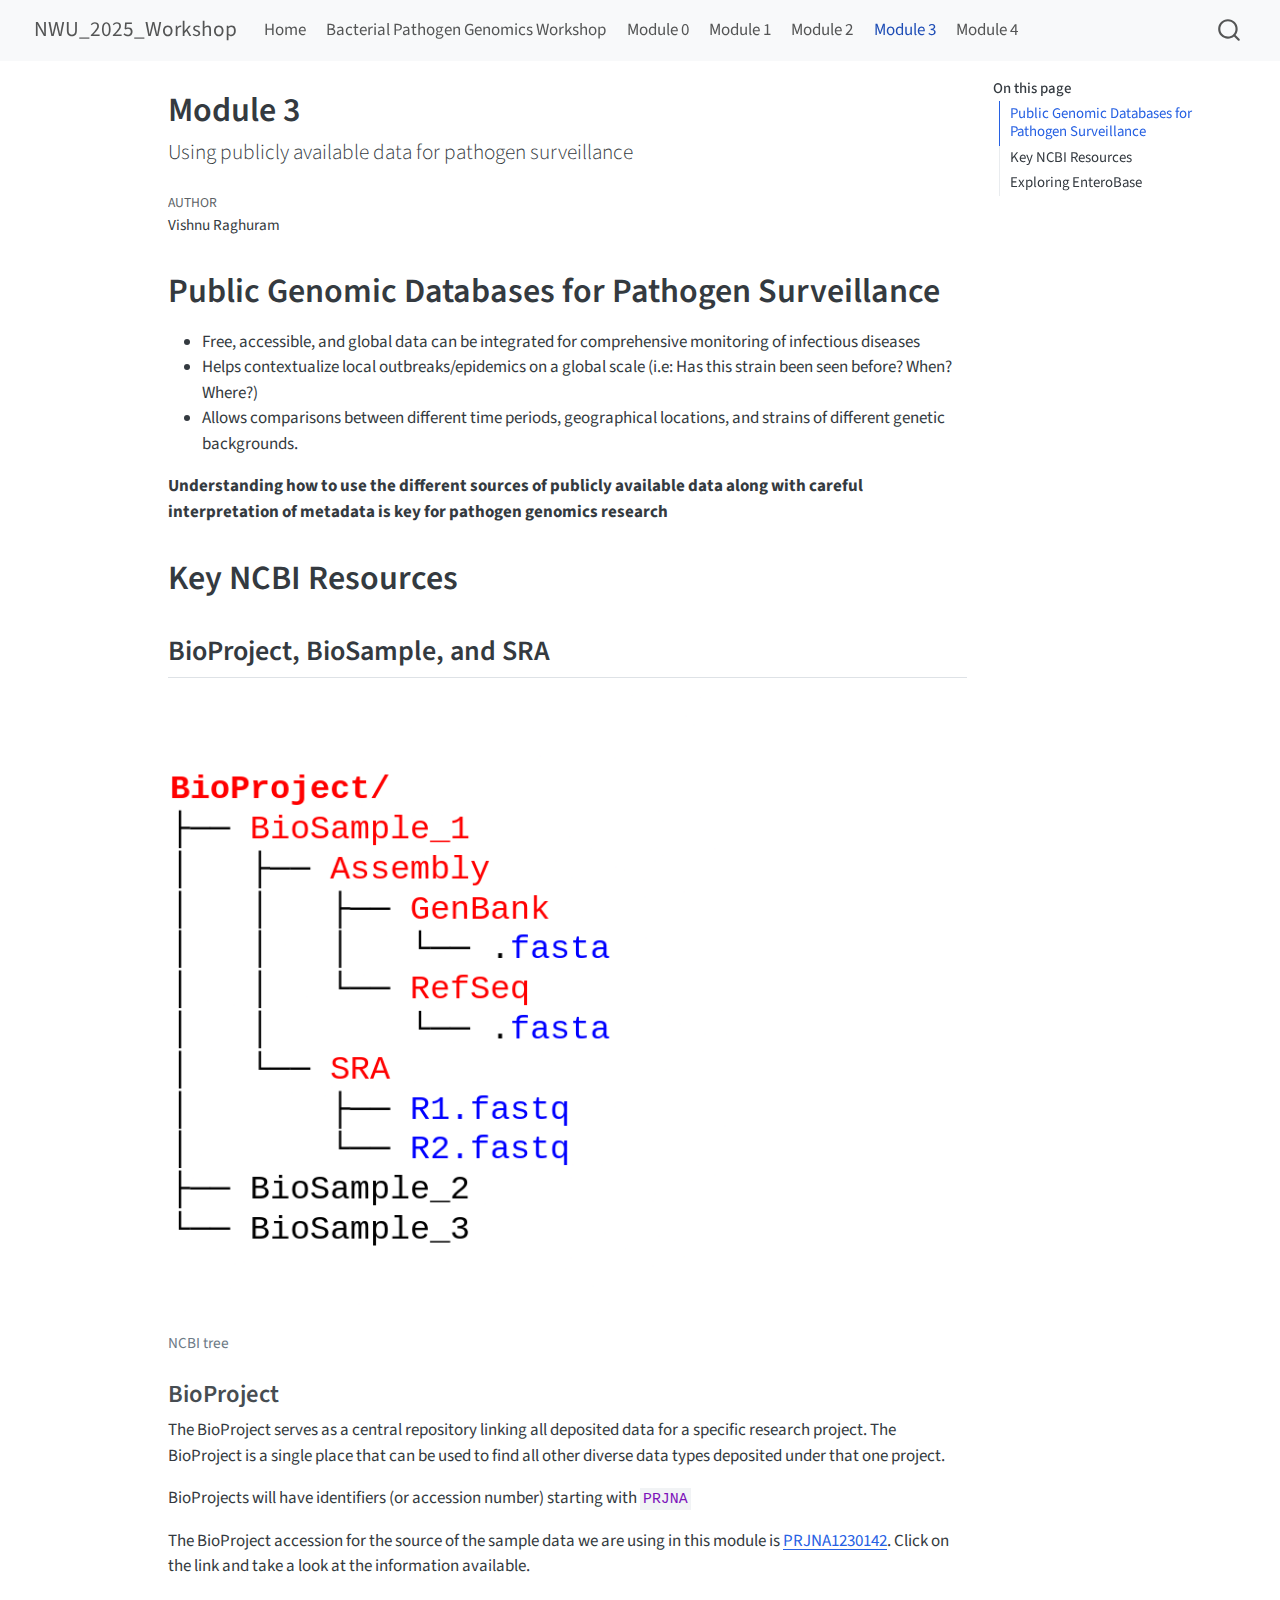
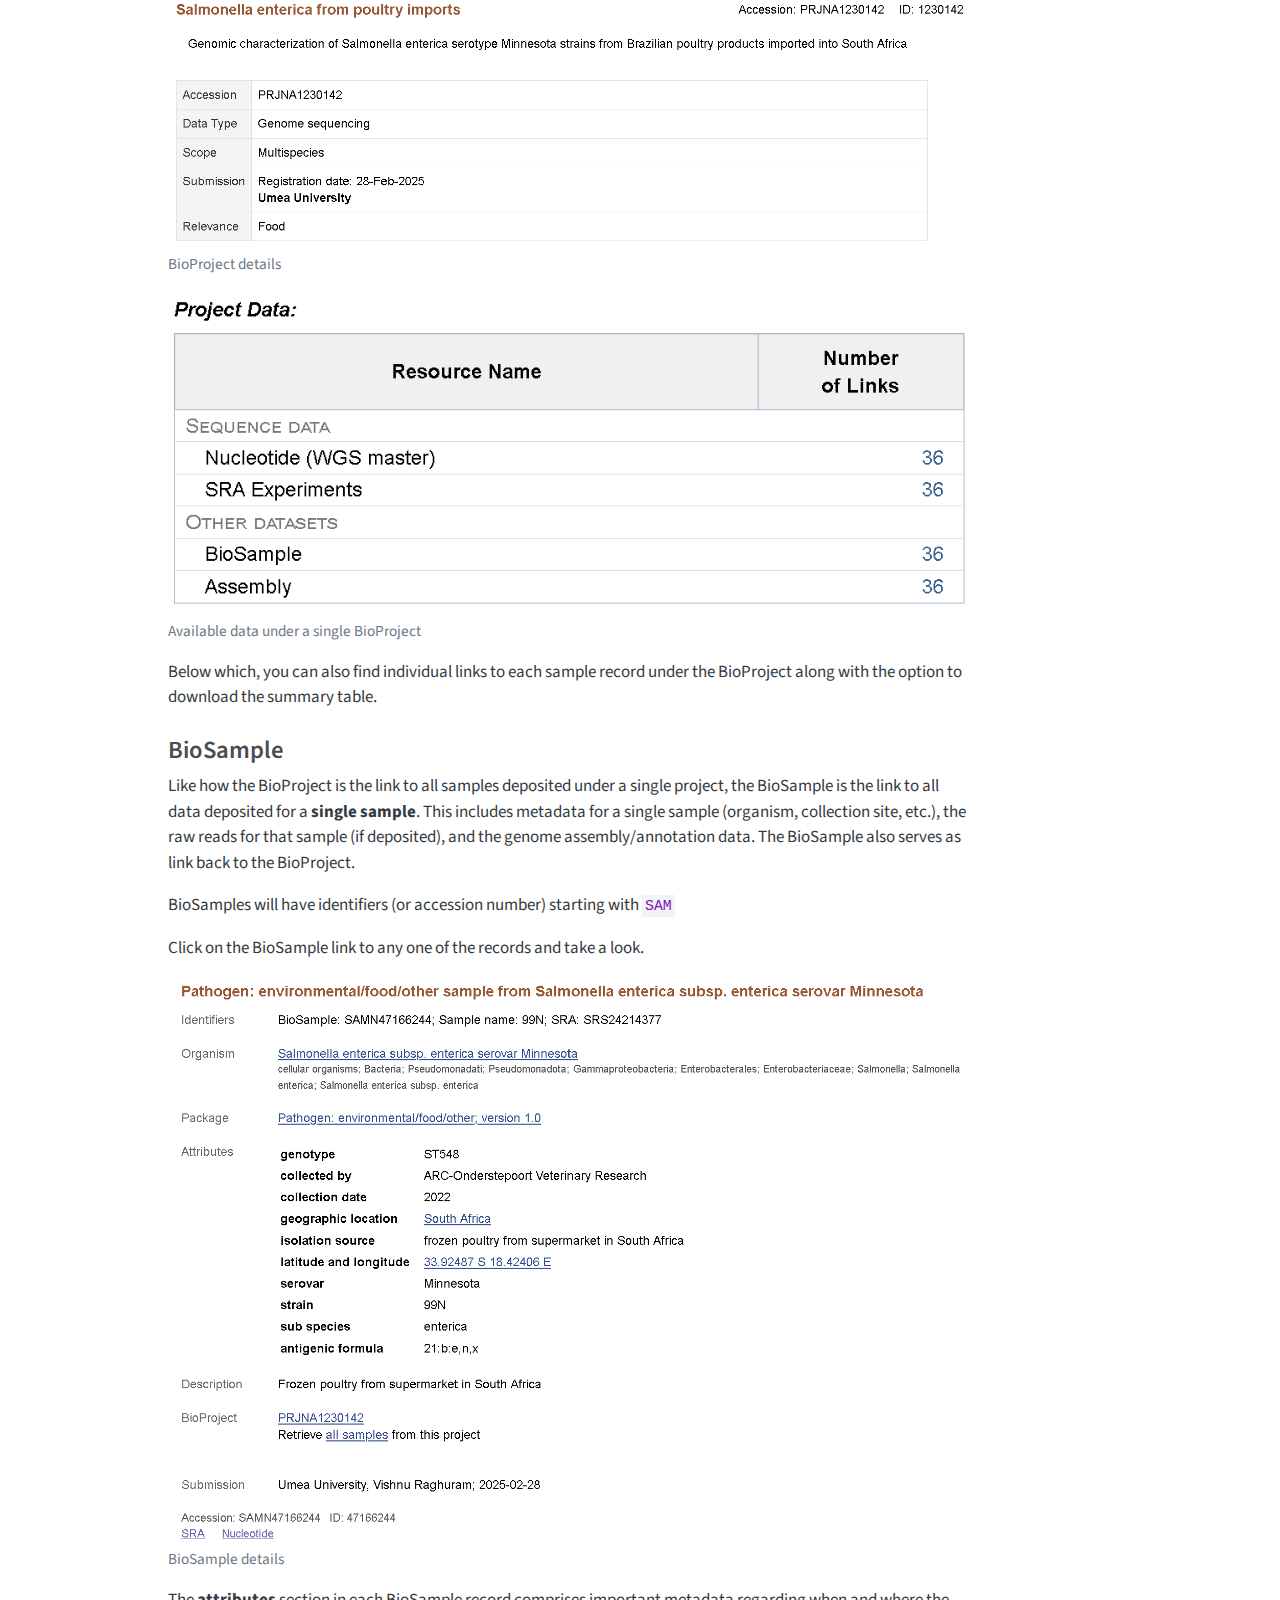
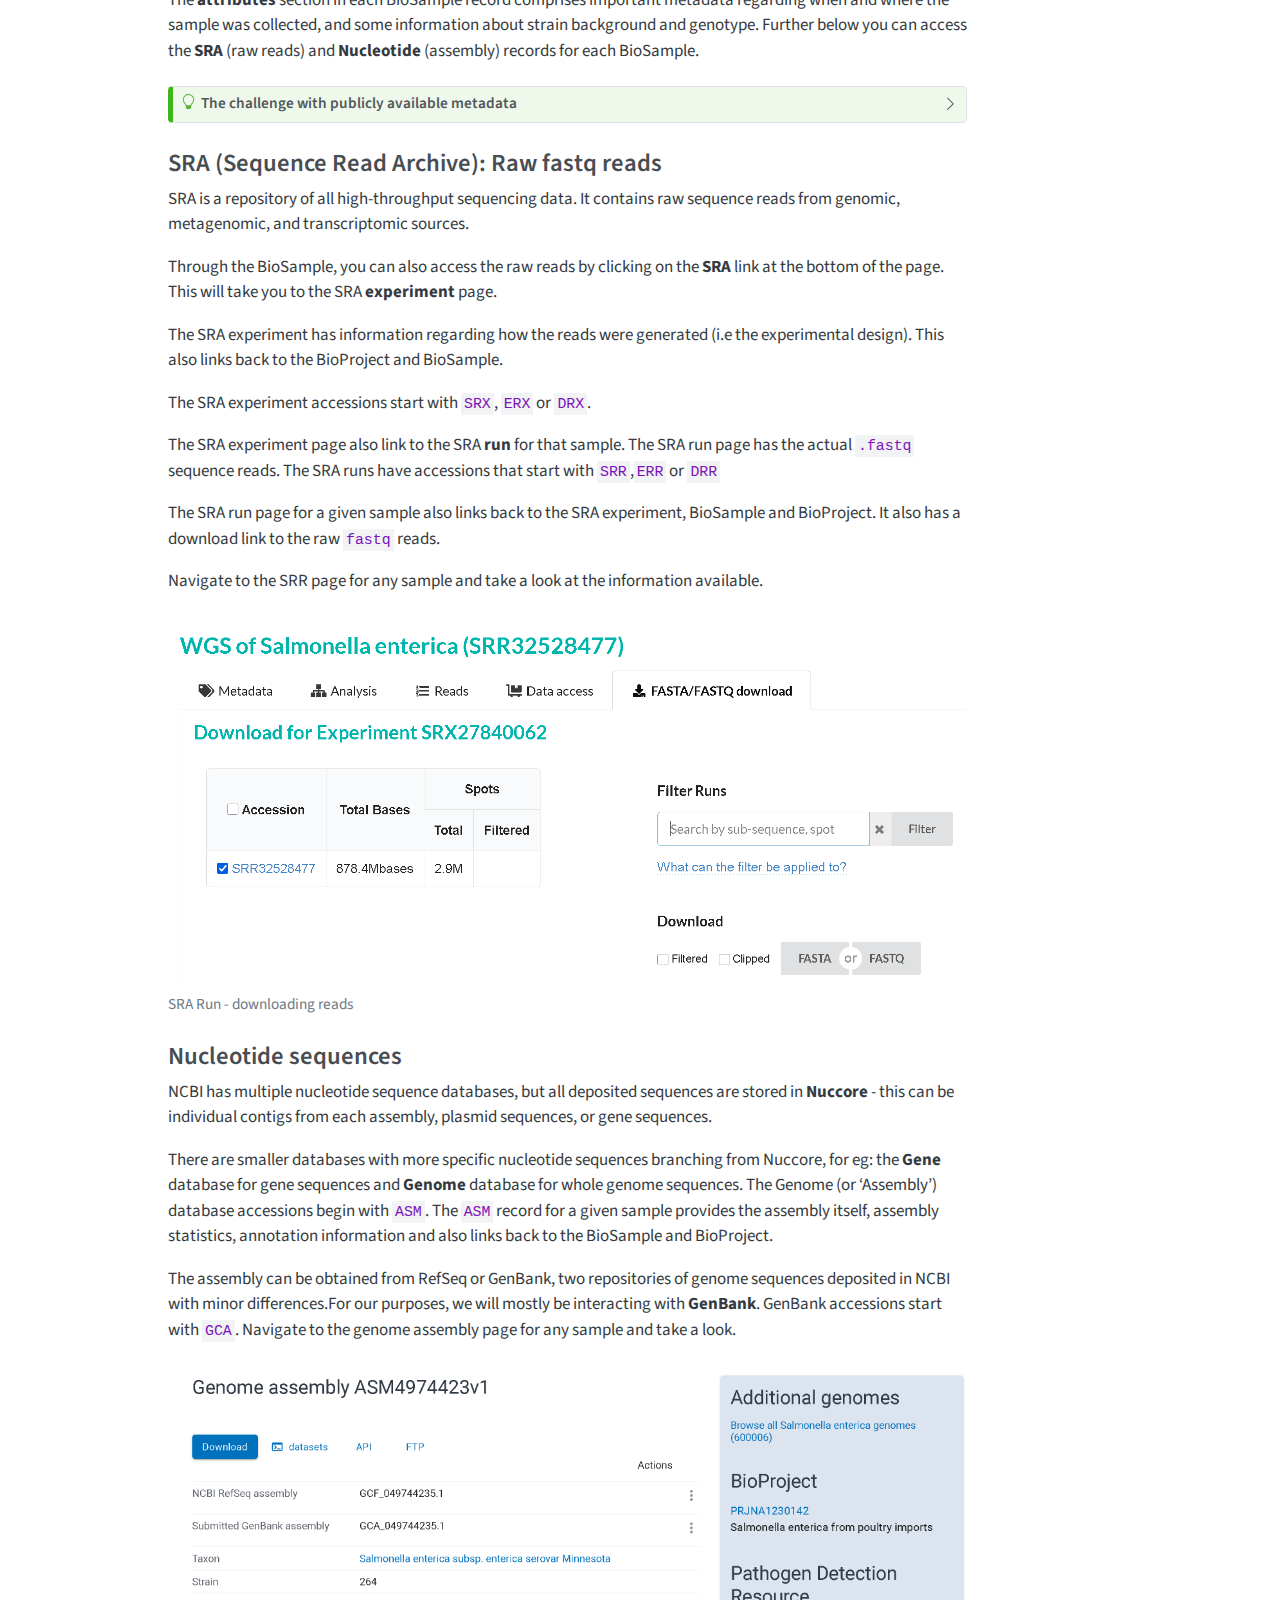
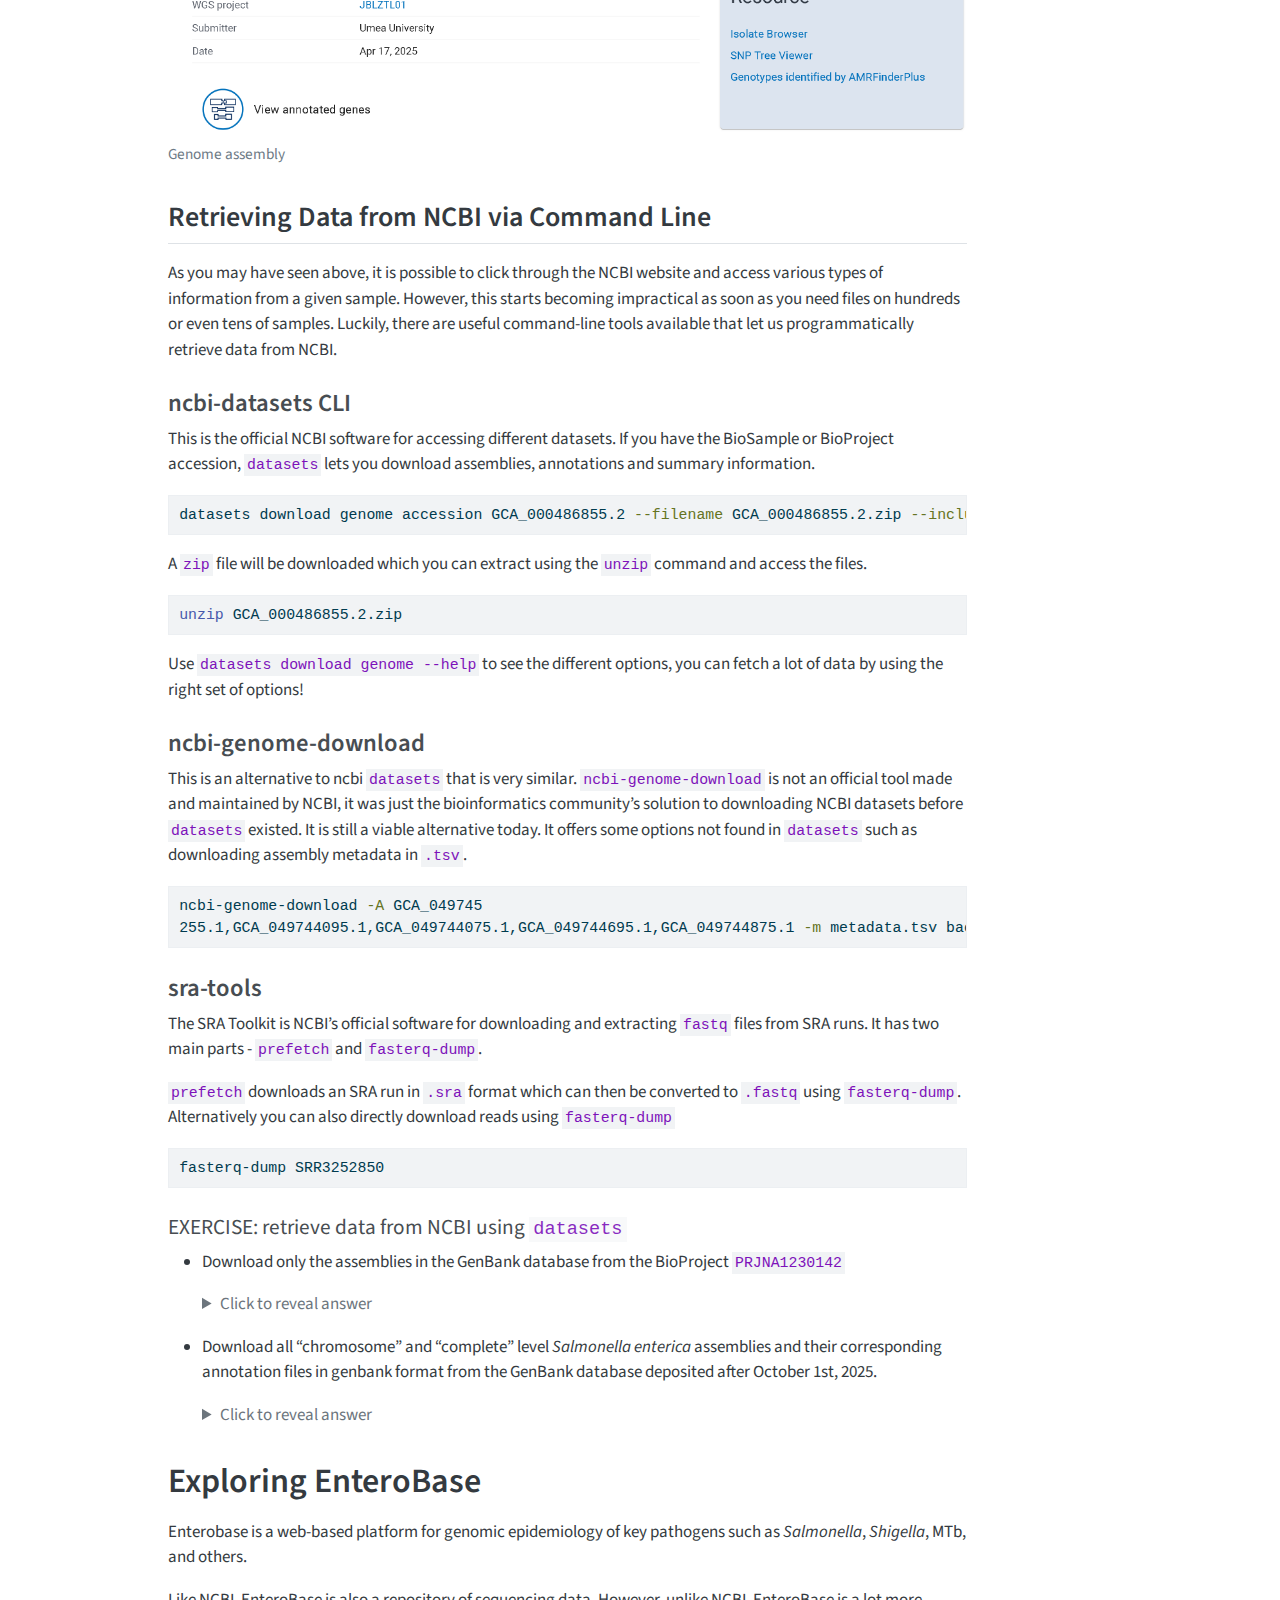
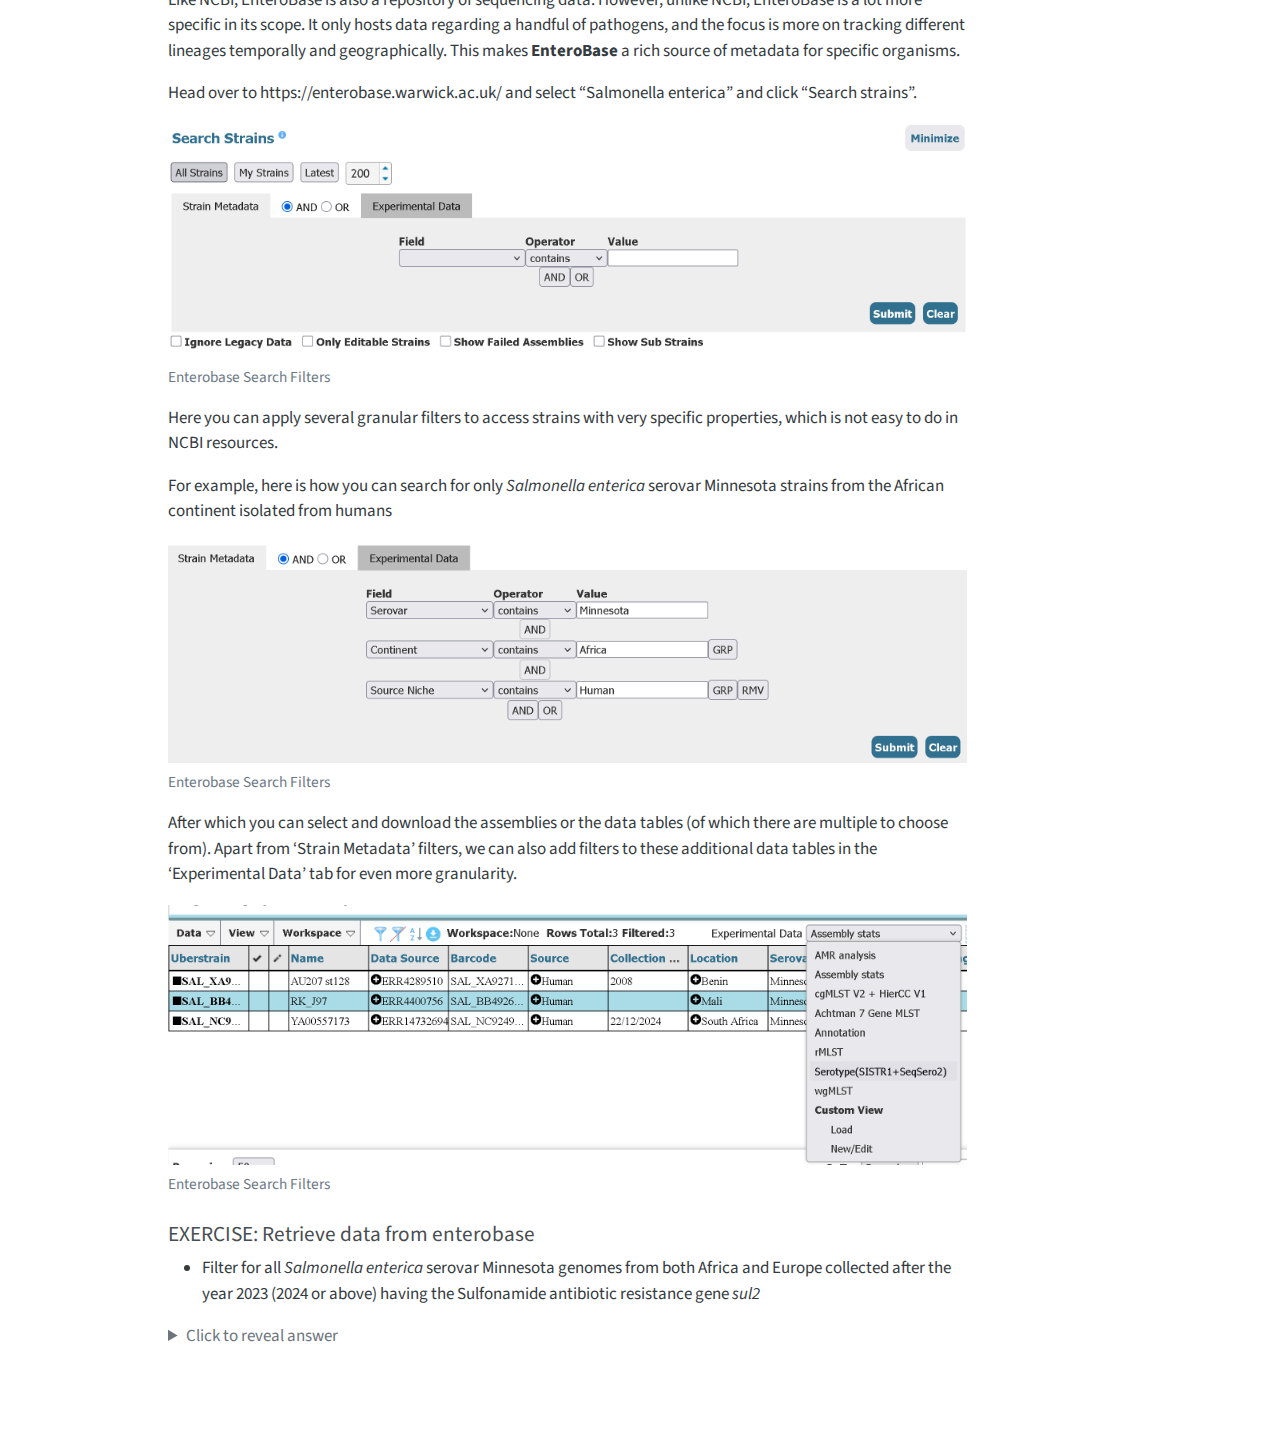
<file: docs/module3.html>
<!DOCTYPE html>
<html xmlns="http://www.w3.org/1999/xhtml" lang="en" xml:lang="en"><head>

<meta charset="utf-8">
<meta name="generator" content="quarto-1.8.25">

<meta name="viewport" content="width=device-width, initial-scale=1.0, user-scalable=yes">

<meta name="author" content="Vishnu Raghuram">

<title>Module 3 – NWU_2025_Workshop</title>
<style>
code{white-space: pre-wrap;}
span.smallcaps{font-variant: small-caps;}
div.columns{display: flex; gap: min(4vw, 1.5em);}
div.column{flex: auto; overflow-x: auto;}
div.hanging-indent{margin-left: 1.5em; text-indent: -1.5em;}
ul.task-list{list-style: none;}
ul.task-list li input[type="checkbox"] {
  width: 0.8em;
  margin: 0 0.8em 0.2em -1em; /* quarto-specific, see https://github.com/quarto-dev/quarto-cli/issues/4556 */ 
  vertical-align: middle;
}
/* CSS for syntax highlighting */
html { -webkit-text-size-adjust: 100%; }
pre > code.sourceCode { white-space: pre; position: relative; }
pre > code.sourceCode > span { display: inline-block; line-height: 1.25; }
pre > code.sourceCode > span:empty { height: 1.2em; }
.sourceCode { overflow: visible; }
code.sourceCode > span { color: inherit; text-decoration: inherit; }
div.sourceCode { margin: 1em 0; }
pre.sourceCode { margin: 0; }
@media screen {
div.sourceCode { overflow: auto; }
}
@media print {
pre > code.sourceCode { white-space: pre-wrap; }
pre > code.sourceCode > span { text-indent: -5em; padding-left: 5em; }
}
pre.numberSource code
  { counter-reset: source-line 0; }
pre.numberSource code > span
  { position: relative; left: -4em; counter-increment: source-line; }
pre.numberSource code > span > a:first-child::before
  { content: counter(source-line);
    position: relative; left: -1em; text-align: right; vertical-align: baseline;
    border: none; display: inline-block;
    -webkit-touch-callout: none; -webkit-user-select: none;
    -khtml-user-select: none; -moz-user-select: none;
    -ms-user-select: none; user-select: none;
    padding: 0 4px; width: 4em;
  }
pre.numberSource { margin-left: 3em;  padding-left: 4px; }
div.sourceCode
  {   }
@media screen {
pre > code.sourceCode > span > a:first-child::before { text-decoration: underline; }
}
</style>


<script src="site_libs/quarto-nav/quarto-nav.js"></script>
<script src="site_libs/quarto-nav/headroom.min.js"></script>
<script src="site_libs/clipboard/clipboard.min.js"></script>
<script src="site_libs/quarto-search/autocomplete.umd.js"></script>
<script src="site_libs/quarto-search/fuse.min.js"></script>
<script src="site_libs/quarto-search/quarto-search.js"></script>
<meta name="quarto:offset" content="./">
<script src="site_libs/quarto-html/quarto.js" type="module"></script>
<script src="site_libs/quarto-html/tabsets/tabsets.js" type="module"></script>
<script src="site_libs/quarto-html/axe/axe-check.js" type="module"></script>
<script src="site_libs/quarto-html/popper.min.js"></script>
<script src="site_libs/quarto-html/tippy.umd.min.js"></script>
<script src="site_libs/quarto-html/anchor.min.js"></script>
<link href="site_libs/quarto-html/tippy.css" rel="stylesheet">
<link href="site_libs/quarto-html/quarto-syntax-highlighting-7b89279ff1a6dce999919e0e67d4d9ec.css" rel="stylesheet" id="quarto-text-highlighting-styles">
<script src="site_libs/bootstrap/bootstrap.min.js"></script>
<link href="site_libs/bootstrap/bootstrap-icons.css" rel="stylesheet">
<link href="site_libs/bootstrap/bootstrap-45a48b56c8ad2523a9a31c69be39928e.min.css" rel="stylesheet" append-hash="true" id="quarto-bootstrap" data-mode="light">
<script id="quarto-search-options" type="application/json">{
  "location": "navbar",
  "copy-button": false,
  "collapse-after": 3,
  "panel-placement": "end",
  "type": "overlay",
  "limit": 50,
  "keyboard-shortcut": [
    "f",
    "/",
    "s"
  ],
  "show-item-context": false,
  "language": {
    "search-no-results-text": "No results",
    "search-matching-documents-text": "matching documents",
    "search-copy-link-title": "Copy link to search",
    "search-hide-matches-text": "Hide additional matches",
    "search-more-match-text": "more match in this document",
    "search-more-matches-text": "more matches in this document",
    "search-clear-button-title": "Clear",
    "search-text-placeholder": "",
    "search-detached-cancel-button-title": "Cancel",
    "search-submit-button-title": "Submit",
    "search-label": "Search"
  }
}</script>


<link rel="stylesheet" href="styles.css">
</head>

<body class="nav-fixed quarto-light">

<div id="quarto-search-results"></div>
  <header id="quarto-header" class="headroom fixed-top">
    <nav class="navbar navbar-expand-lg " data-bs-theme="dark">
      <div class="navbar-container container-fluid">
      <div class="navbar-brand-container mx-auto">
    <a href="./index.html" class="navbar-brand navbar-brand-logo">
    </a>
    <a class="navbar-brand" href="./index.html">
    <span class="navbar-title">NWU_2025_Workshop</span>
    </a>
  </div>
            <div id="quarto-search" class="" title="Search"></div>
          <button class="navbar-toggler" type="button" data-bs-toggle="collapse" data-bs-target="#navbarCollapse" aria-controls="navbarCollapse" role="menu" aria-expanded="false" aria-label="Toggle navigation" onclick="if (window.quartoToggleHeadroom) { window.quartoToggleHeadroom(); }">
  <span class="navbar-toggler-icon"></span>
</button>
          <div class="collapse navbar-collapse" id="navbarCollapse">
            <ul class="navbar-nav navbar-nav-scroll me-auto">
  <li class="nav-item">
    <a class="nav-link" href="./index.html"> 
<span class="menu-text">Home</span></a>
  </li>  
  <li class="nav-item">
    <a class="nav-link" href="./about.html"> 
<span class="menu-text">Bacterial Pathogen Genomics Workshop</span></a>
  </li>  
  <li class="nav-item">
    <a class="nav-link" href="./module0.html"> 
<span class="menu-text">Module 0</span></a>
  </li>  
  <li class="nav-item">
    <a class="nav-link" href="./module1.html"> 
<span class="menu-text">Module 1</span></a>
  </li>  
  <li class="nav-item">
    <a class="nav-link" href="./module2.html"> 
<span class="menu-text">Module 2</span></a>
  </li>  
  <li class="nav-item">
    <a class="nav-link active" href="./module3.html" aria-current="page"> 
<span class="menu-text">Module 3</span></a>
  </li>  
  <li class="nav-item">
    <a class="nav-link" href="./module4.html"> 
<span class="menu-text">Module 4</span></a>
  </li>  
</ul>
          </div> <!-- /navcollapse -->
            <div class="quarto-navbar-tools">
</div>
      </div> <!-- /container-fluid -->
    </nav>
</header>
<!-- content -->
<div id="quarto-content" class="quarto-container page-columns page-rows-contents page-layout-article page-navbar">
<!-- sidebar -->
<!-- margin-sidebar -->
    <div id="quarto-margin-sidebar" class="sidebar margin-sidebar">
        <nav id="TOC" role="doc-toc" class="toc-active">
    <h2 id="toc-title">On this page</h2>
   
  <ul>
  <li><a href="#public-genomic-databases-for-pathogen-surveillance" id="toc-public-genomic-databases-for-pathogen-surveillance" class="nav-link active" data-scroll-target="#public-genomic-databases-for-pathogen-surveillance">Public Genomic Databases for Pathogen Surveillance</a></li>
  <li><a href="#key-ncbi-resources" id="toc-key-ncbi-resources" class="nav-link" data-scroll-target="#key-ncbi-resources">Key NCBI Resources</a>
  <ul class="collapse">
  <li><a href="#bioproject-biosample-and-sra" id="toc-bioproject-biosample-and-sra" class="nav-link" data-scroll-target="#bioproject-biosample-and-sra">BioProject, BioSample, and SRA</a>
  <ul class="collapse">
  <li><a href="#bioproject" id="toc-bioproject" class="nav-link" data-scroll-target="#bioproject">BioProject</a></li>
  <li><a href="#biosample" id="toc-biosample" class="nav-link" data-scroll-target="#biosample">BioSample</a></li>
  <li><a href="#sra-sequence-read-archive-raw-fastq-reads" id="toc-sra-sequence-read-archive-raw-fastq-reads" class="nav-link" data-scroll-target="#sra-sequence-read-archive-raw-fastq-reads">SRA (Sequence Read Archive): Raw fastq reads</a></li>
  <li><a href="#nucleotide-sequences" id="toc-nucleotide-sequences" class="nav-link" data-scroll-target="#nucleotide-sequences">Nucleotide sequences</a></li>
  </ul></li>
  <li><a href="#retrieving-data-from-ncbi-via-command-line" id="toc-retrieving-data-from-ncbi-via-command-line" class="nav-link" data-scroll-target="#retrieving-data-from-ncbi-via-command-line">Retrieving Data from NCBI via Command Line</a>
  <ul class="collapse">
  <li><a href="#ncbi-datasets-cli" id="toc-ncbi-datasets-cli" class="nav-link" data-scroll-target="#ncbi-datasets-cli">ncbi-datasets CLI</a></li>
  <li><a href="#ncbi-genome-download" id="toc-ncbi-genome-download" class="nav-link" data-scroll-target="#ncbi-genome-download">ncbi-genome-download</a></li>
  <li><a href="#sra-tools" id="toc-sra-tools" class="nav-link" data-scroll-target="#sra-tools">sra-tools</a></li>
  </ul></li>
  </ul></li>
  <li><a href="#exploring-enterobase" id="toc-exploring-enterobase" class="nav-link" data-scroll-target="#exploring-enterobase">Exploring EnteroBase</a></li>
  </ul>
</nav>
    </div>
<!-- main -->
<main class="content" id="quarto-document-content">

<header id="title-block-header" class="quarto-title-block default">
<div class="quarto-title">
<h1 class="title">Module 3</h1>
<p class="subtitle lead">Using publicly available data for pathogen surveillance</p>
</div>



<div class="quarto-title-meta">

    <div>
    <div class="quarto-title-meta-heading">Author</div>
    <div class="quarto-title-meta-contents">
             <p>Vishnu Raghuram </p>
          </div>
  </div>
    
  
    
  </div>
  


</header>


<section id="public-genomic-databases-for-pathogen-surveillance" class="level1">
<h1>Public Genomic Databases for Pathogen Surveillance</h1>
<ul>
<li>Free, accessible, and global data can be integrated for comprehensive monitoring of infectious diseases</li>
<li>Helps contextualize local outbreaks/epidemics on a global scale (i.e: Has this strain been seen before? When? Where?)</li>
<li>Allows comparisons between different time periods, geographical locations, and strains of different genetic backgrounds.</li>
</ul>
<p><strong>Understanding how to use the different sources of publicly available data along with careful interpretation of metadata is key for pathogen genomics research</strong></p>
</section>
<section id="key-ncbi-resources" class="level1">
<h1>Key NCBI Resources</h1>
<section id="bioproject-biosample-and-sra" class="level2">
<h2 class="anchored" data-anchor-id="bioproject-biosample-and-sra">BioProject, BioSample, and SRA</h2>
<div class="quarto-figure quarto-figure-left">
<figure class="figure">
<p><img src="assets/images/module3/NCBI_tree.png" class="img-fluid figure-img" style="width:70.0%"></p>
<figcaption>NCBI tree</figcaption>
</figure>
</div>
<section id="bioproject" class="level3">
<h3 class="anchored" data-anchor-id="bioproject">BioProject</h3>
<p>The BioProject serves as a central repository linking all deposited data for a specific research project. The BioProject is a single place that can be used to find all other diverse data types deposited under that one project.</p>
<p>BioProjects will have identifiers (or accession number) starting with <code>PRJNA</code></p>
<p>The BioProject accession for the source of the sample data we are using in this module is <a href="https://www.ncbi.nlm.nih.gov/bioproject/?term=PRJNA1230142">PRJNA1230142</a>. Click on the link and take a look at the information available.</p>
<div class="quarto-figure quarto-figure-center">
<figure class="figure">
<p><img src="assets/images/module3/PRJNA1230142_bioproject_1.png" class="img-fluid figure-img"></p>
<figcaption>BioProject details</figcaption>
</figure>
</div>
<div class="quarto-figure quarto-figure-center">
<figure class="figure">
<p><img src="assets/images/module3/PRJNA1230142_bioproject_2.png" class="img-fluid figure-img"></p>
<figcaption>Available data under a single BioProject</figcaption>
</figure>
</div>
<p>Below which, you can also find individual links to each sample record under the BioProject along with the option to download the summary table.</p>
</section>
<section id="biosample" class="level3">
<h3 class="anchored" data-anchor-id="biosample">BioSample</h3>
<p>Like how the BioProject is the link to all samples deposited under a single project, the BioSample is the link to all data deposited for a <strong>single sample</strong>. This includes metadata for a single sample (organism, collection site, etc.), the raw reads for that sample (if deposited), and the genome assembly/annotation data. The BioSample also serves as link back to the BioProject.</p>
<p>BioSamples will have identifiers (or accession number) starting with <code>SAM</code></p>
<p>Click on the BioSample link to any one of the records and take a look.</p>
<div class="quarto-figure quarto-figure-center">
<figure class="figure">
<p><img src="assets/images/module3/BioSample.png" class="img-fluid figure-img"></p>
<figcaption>BioSample details</figcaption>
</figure>
</div>
<p>The <strong>attributes</strong> section in each BioSample record comprises important metadata regarding when and where the sample was collected, and some information about strain background and genotype. Further below you can access the <strong>SRA</strong> (raw reads) and <strong>Nucleotide</strong> (assembly) records for each BioSample.</p>
<div class="callout callout-style-default callout-tip callout-titled" title="The challenge with publicly available metadata">
<div class="callout-header d-flex align-content-center collapsed" data-bs-toggle="collapse" data-bs-target=".callout-1-contents" aria-controls="callout-1" aria-expanded="false" aria-label="Toggle callout">
<div class="callout-icon-container">
<i class="callout-icon"></i>
</div>
<div class="callout-title-container flex-fill">
<span class="screen-reader-only">Tip</span>The challenge with publicly available metadata
</div>
<div class="callout-btn-toggle d-inline-block border-0 py-1 ps-1 pe-0 float-end"><i class="callout-toggle"></i></div>
</div>
<div id="callout-1" class="callout-1-contents callout-collapse collapse">
<div class="callout-body-container callout-body">
<p>Remember that metadata is simply what is reported by the submitter. You will often find samples with vague descriptions, typos or even no metadata at all. When you are depositing samples in NCBI make sure to provide rich metadata with no errors!</p>
</div>
</div>
</div>
</section>
<section id="sra-sequence-read-archive-raw-fastq-reads" class="level3">
<h3 class="anchored" data-anchor-id="sra-sequence-read-archive-raw-fastq-reads">SRA (Sequence Read Archive): Raw fastq reads</h3>
<p>SRA is a repository of all high-throughput sequencing data. It contains raw sequence reads from genomic, metagenomic, and transcriptomic sources.</p>
<p>Through the BioSample, you can also access the raw reads by clicking on the <strong>SRA</strong> link at the bottom of the page. This will take you to the SRA <strong>experiment</strong> page.</p>
<p>The SRA experiment has information regarding how the reads were generated (i.e the experimental design). This also links back to the BioProject and BioSample.</p>
<p>The SRA experiment accessions start with <code>SRX</code>, <code>ERX</code> or <code>DRX</code>.</p>
<p>The SRA experiment page also link to the SRA <strong>run</strong> for that sample. The SRA run page has the actual <code>.fastq</code> sequence reads. The SRA runs have accessions that start with <code>SRR</code>,<code>ERR</code> or <code>DRR</code></p>
<p>The SRA run page for a given sample also links back to the SRA experiment, BioSample and BioProject. It also has a download link to the raw <code>fastq</code> reads.</p>
<p>Navigate to the SRR page for any sample and take a look at the information available.</p>
<div class="quarto-figure quarto-figure-center">
<figure class="figure">
<p><img src="assets/images/module3/SRR_download.png" class="img-fluid figure-img"></p>
<figcaption>SRA Run - downloading reads</figcaption>
</figure>
</div>
</section>
<section id="nucleotide-sequences" class="level3">
<h3 class="anchored" data-anchor-id="nucleotide-sequences">Nucleotide sequences</h3>
<p>NCBI has multiple nucleotide sequence databases, but all deposited sequences are stored in <strong>Nuccore</strong> - this can be individual contigs from each assembly, plasmid sequences, or gene sequences.</p>
<p>There are smaller databases with more specific nucleotide sequences branching from Nuccore, for eg: the <strong>Gene</strong> database for gene sequences and <strong>Genome</strong> database for whole genome sequences. The Genome (or ‘Assembly’) database accessions begin with <code>ASM</code>. The <code>ASM</code> record for a given sample provides the assembly itself, assembly statistics, annotation information and also links back to the BioSample and BioProject.</p>
<p>The assembly can be obtained from RefSeq or GenBank, two repositories of genome sequences deposited in NCBI with minor differences.For our purposes, we will mostly be interacting with <strong>GenBank</strong>. GenBank accessions start with <code>GCA</code>. Navigate to the genome assembly page for any sample and take a look.</p>
<div class="quarto-figure quarto-figure-center">
<figure class="figure">
<p><img src="assets/images/module3/ASM.png" class="img-fluid figure-img"></p>
<figcaption>Genome assembly</figcaption>
</figure>
</div>
</section>
</section>
<section id="retrieving-data-from-ncbi-via-command-line" class="level2">
<h2 class="anchored" data-anchor-id="retrieving-data-from-ncbi-via-command-line">Retrieving Data from NCBI via Command Line</h2>
<p>As you may have seen above, it is possible to click through the NCBI website and access various types of information from a given sample. However, this starts becoming impractical as soon as you need files on hundreds or even tens of samples. Luckily, there are useful command-line tools available that let us programmatically retrieve data from NCBI.</p>
<section id="ncbi-datasets-cli" class="level3">
<h3 class="anchored" data-anchor-id="ncbi-datasets-cli">ncbi-datasets CLI</h3>
<p>This is the official NCBI software for accessing different datasets. If you have the BioSample or BioProject accession, <code>datasets</code> lets you download assemblies, annotations and summary information.</p>
<div class="code-copy-outer-scaffold"><div class="sourceCode" id="cb1"><pre class="sourceCode bash code-with-copy"><code class="sourceCode bash"><span id="cb1-1"><a href="#cb1-1" aria-hidden="true" tabindex="-1"></a><span class="ex">datasets</span> download genome accession GCA_000486855.2 <span class="at">--filename</span> GCA_000486855.2.zip <span class="at">--include</span> cds,genome,protein,gbff,gff3  </span></code></pre></div><button title="Copy to Clipboard" class="code-copy-button"><i class="bi"></i></button></div>
<p>A <code>zip</code> file will be downloaded which you can extract using the <code>unzip</code> command and access the files.</p>
<div class="code-copy-outer-scaffold"><div class="sourceCode" id="cb2"><pre class="sourceCode bash code-with-copy"><code class="sourceCode bash"><span id="cb2-1"><a href="#cb2-1" aria-hidden="true" tabindex="-1"></a><span class="fu">unzip</span> GCA_000486855.2.zip</span></code></pre></div><button title="Copy to Clipboard" class="code-copy-button"><i class="bi"></i></button></div>
<p>Use <code>datasets download genome --help</code> to see the different options, you can fetch a lot of data by using the right set of options!</p>
</section>
<section id="ncbi-genome-download" class="level3">
<h3 class="anchored" data-anchor-id="ncbi-genome-download">ncbi-genome-download</h3>
<p>This is an alternative to ncbi <code>datasets</code> that is very similar. <code>ncbi-genome-download</code> is not an official tool made and maintained by NCBI, it was just the bioinformatics community’s solution to downloading NCBI datasets before <code>datasets</code> existed. It is still a viable alternative today. It offers some options not found in <code>datasets</code> such as downloading assembly metadata in <code>.tsv</code>.</p>
<div class="code-copy-outer-scaffold"><div class="sourceCode" id="cb3"><pre class="sourceCode bash code-with-copy"><code class="sourceCode bash"><span id="cb3-1"><a href="#cb3-1" aria-hidden="true" tabindex="-1"></a><span class="ex">ncbi-genome-download</span> <span class="at">-A</span> GCA_049745</span>
<span id="cb3-2"><a href="#cb3-2" aria-hidden="true" tabindex="-1"></a><span class="ex">255.1,GCA_049744095.1,GCA_049744075.1,GCA_049744695.1,GCA_049744875.1</span> <span class="at">-m</span> metadata.tsv bacteria</span></code></pre></div><button title="Copy to Clipboard" class="code-copy-button"><i class="bi"></i></button></div>
</section>
<section id="sra-tools" class="level3">
<h3 class="anchored" data-anchor-id="sra-tools">sra-tools</h3>
<p>The SRA Toolkit is NCBI’s official software for downloading and extracting <code>fastq</code> files from SRA runs. It has two main parts - <code>prefetch</code> and <code>fasterq-dump</code>.</p>
<p><code>prefetch</code> downloads an SRA run in <code>.sra</code> format which can then be converted to <code>.fastq</code> using <code>fasterq-dump</code>. Alternatively you can also directly download reads using <code>fasterq-dump</code></p>
<div class="code-copy-outer-scaffold"><div class="sourceCode" id="cb4"><pre class="sourceCode bash code-with-copy"><code class="sourceCode bash"><span id="cb4-1"><a href="#cb4-1" aria-hidden="true" tabindex="-1"></a><span class="ex">fasterq-dump</span> SRR3252850</span></code></pre></div><button title="Copy to Clipboard" class="code-copy-button"><i class="bi"></i></button></div>
<section id="exercise-retrieve-data-from-ncbi-using-datasets" class="level4">
<h4 class="anchored" data-anchor-id="exercise-retrieve-data-from-ncbi-using-datasets">EXERCISE: retrieve data from NCBI using <code>datasets</code></h4>
<ul>
<li><p>Download only the assemblies in the GenBank database from the BioProject <code>PRJNA1230142</code></p>
<details>
<summary>
<p>Click to reveal answer</p>
</summary>
<div class="code-copy-outer-scaffold"><div class="sourceCode" id="cb5"><pre class="sourceCode bash code-with-copy"><code class="sourceCode bash"><span id="cb5-1"><a href="#cb5-1" aria-hidden="true" tabindex="-1"></a><span class="ex">datasets</span> download  genome accession PRJNA1230142 <span class="at">--assembly-source</span> <span class="st">'GenBank'</span> <span class="at">--include</span> <span class="st">'genome'</span> </span></code></pre></div><button title="Copy to Clipboard" class="code-copy-button"><i class="bi"></i></button></div>
</details></li>
<li><p>Download all “chromosome” and “complete” level <em>Salmonella enterica</em> assemblies and their corresponding annotation files in genbank format from the GenBank database deposited after October 1st, 2025.</p>
<details>
<summary>
<p>Click to reveal answer</p>
</summary>
<div class="code-copy-outer-scaffold"><div class="sourceCode" id="cb6"><pre class="sourceCode bash code-with-copy"><code class="sourceCode bash"><span id="cb6-1"><a href="#cb6-1" aria-hidden="true" tabindex="-1"></a><span class="ex">datasets</span> download  genome taxon <span class="st">'Salmonella enterica'</span> <span class="at">--assembly-source</span> <span class="st">'GenBank'</span> <span class="at">--assembly-level</span> <span class="st">'chromosome,complete'</span> <span class="at">--include</span> <span class="st">'genome,gbff'</span> <span class="at">--released-after</span> 2025-10-01</span></code></pre></div><button title="Copy to Clipboard" class="code-copy-button"><i class="bi"></i></button></div>
</details></li>
</ul>
</section>
</section>
</section>
</section>
<section id="exploring-enterobase" class="level1">
<h1>Exploring EnteroBase</h1>
<p>Enterobase is a web-based platform for genomic epidemiology of key pathogens such as <em>Salmonella</em>, <em>Shigella</em>, MTb, and others.</p>
<p>Like NCBI, EnteroBase is also a repository of sequencing data. However, unlike NCBI, EnteroBase is a lot more specific in its scope. It only hosts data regarding a handful of pathogens, and the focus is more on tracking different lineages temporally and geographically. This makes <strong>EnteroBase</strong> a rich source of metadata for specific organisms.</p>
<p>Head over to https://enterobase.warwick.ac.uk/ and select “Salmonella enterica” and click “Search strains”.</p>
<div class="quarto-figure quarto-figure-center">
<figure class="figure">
<p><img src="assets/images/module3/Enterobase_search.png" class="img-fluid figure-img"></p>
<figcaption>Enterobase Search Filters</figcaption>
</figure>
</div>
<p>Here you can apply several granular filters to access strains with very specific properties, which is not easy to do in NCBI resources.</p>
<p>For example, here is how you can search for only <em>Salmonella enterica</em> serovar Minnesota strains from the African continent isolated from humans</p>
<div class="quarto-figure quarto-figure-center">
<figure class="figure">
<p><img src="assets/images/module3/Enterobase_search_filters.png" class="img-fluid figure-img"></p>
<figcaption>Enterobase Search Filters</figcaption>
</figure>
</div>
<p>After which you can select and download the assemblies or the data tables (of which there are multiple to choose from). Apart from ‘Strain Metadata’ filters, we can also add filters to these additional data tables in the ‘Experimental Data’ tab for even more granularity.</p>
<div class="quarto-figure quarto-figure-center">
<figure class="figure">
<p><img src="assets/images/module3/Enterobase_search_datatables.png" class="img-fluid figure-img"></p>
<figcaption>Enterobase Search Filters</figcaption>
</figure>
</div>
<section id="exercise-retrieve-data-from-enterobase" class="level4">
<h4 class="anchored" data-anchor-id="exercise-retrieve-data-from-enterobase">EXERCISE: Retrieve data from enterobase</h4>
<ul>
<li>Filter for all <em>Salmonella enterica</em> serovar Minnesota genomes from both Africa and Europe collected after the year 2023 (2024 or above) having the Sulfonamide antibiotic resistance gene <em>sul2</em></li>
</ul>
<details>
<summary>
Click to reveal answer
</summary>
<p><img src="assets/images/module3/Enterobase_search_filters_exercise_1.png" class="img-fluid" alt="Filters in the Strain Metadata tab"> <img src="assets/images/module3/Enterobase_search_filters_exercise_2.png" class="img-fluid" alt="Filters in the Experimental Data tab"></p>
</details>


</section>
</section>

</main> <!-- /main -->
<script id="quarto-html-after-body" type="application/javascript">
  window.document.addEventListener("DOMContentLoaded", function (event) {
    const icon = "";
    const anchorJS = new window.AnchorJS();
    anchorJS.options = {
      placement: 'right',
      icon: icon
    };
    anchorJS.add('.anchored');
    const isCodeAnnotation = (el) => {
      for (const clz of el.classList) {
        if (clz.startsWith('code-annotation-')) {                     
          return true;
        }
      }
      return false;
    }
    const onCopySuccess = function(e) {
      // button target
      const button = e.trigger;
      // don't keep focus
      button.blur();
      // flash "checked"
      button.classList.add('code-copy-button-checked');
      var currentTitle = button.getAttribute("title");
      button.setAttribute("title", "Copied!");
      let tooltip;
      if (window.bootstrap) {
        button.setAttribute("data-bs-toggle", "tooltip");
        button.setAttribute("data-bs-placement", "left");
        button.setAttribute("data-bs-title", "Copied!");
        tooltip = new bootstrap.Tooltip(button, 
          { trigger: "manual", 
            customClass: "code-copy-button-tooltip",
            offset: [0, -8]});
        tooltip.show();    
      }
      setTimeout(function() {
        if (tooltip) {
          tooltip.hide();
          button.removeAttribute("data-bs-title");
          button.removeAttribute("data-bs-toggle");
          button.removeAttribute("data-bs-placement");
        }
        button.setAttribute("title", currentTitle);
        button.classList.remove('code-copy-button-checked');
      }, 1000);
      // clear code selection
      e.clearSelection();
    }
    const getTextToCopy = function(trigger) {
      const outerScaffold = trigger.parentElement.cloneNode(true);
      const codeEl = outerScaffold.querySelector('code');
      for (const childEl of codeEl.children) {
        if (isCodeAnnotation(childEl)) {
          childEl.remove();
        }
      }
      return codeEl.innerText;
    }
    const clipboard = new window.ClipboardJS('.code-copy-button:not([data-in-quarto-modal])', {
      text: getTextToCopy
    });
    clipboard.on('success', onCopySuccess);
    if (window.document.getElementById('quarto-embedded-source-code-modal')) {
      const clipboardModal = new window.ClipboardJS('.code-copy-button[data-in-quarto-modal]', {
        text: getTextToCopy,
        container: window.document.getElementById('quarto-embedded-source-code-modal')
      });
      clipboardModal.on('success', onCopySuccess);
    }
      var localhostRegex = new RegExp(/^(?:http|https):\/\/localhost\:?[0-9]*\//);
      var mailtoRegex = new RegExp(/^mailto:/);
        var filterRegex = new RegExp('/' + window.location.host + '/');
      var isInternal = (href) => {
          return filterRegex.test(href) || localhostRegex.test(href) || mailtoRegex.test(href);
      }
      // Inspect non-navigation links and adorn them if external
     var links = window.document.querySelectorAll('a[href]:not(.nav-link):not(.navbar-brand):not(.toc-action):not(.sidebar-link):not(.sidebar-item-toggle):not(.pagination-link):not(.no-external):not([aria-hidden]):not(.dropdown-item):not(.quarto-navigation-tool):not(.about-link)');
      for (var i=0; i<links.length; i++) {
        const link = links[i];
        if (!isInternal(link.href)) {
          // undo the damage that might have been done by quarto-nav.js in the case of
          // links that we want to consider external
          if (link.dataset.originalHref !== undefined) {
            link.href = link.dataset.originalHref;
          }
        }
      }
    function tippyHover(el, contentFn, onTriggerFn, onUntriggerFn) {
      const config = {
        allowHTML: true,
        maxWidth: 500,
        delay: 100,
        arrow: false,
        appendTo: function(el) {
            return el.parentElement;
        },
        interactive: true,
        interactiveBorder: 10,
        theme: 'quarto',
        placement: 'bottom-start',
      };
      if (contentFn) {
        config.content = contentFn;
      }
      if (onTriggerFn) {
        config.onTrigger = onTriggerFn;
      }
      if (onUntriggerFn) {
        config.onUntrigger = onUntriggerFn;
      }
      window.tippy(el, config); 
    }
    const noterefs = window.document.querySelectorAll('a[role="doc-noteref"]');
    for (var i=0; i<noterefs.length; i++) {
      const ref = noterefs[i];
      tippyHover(ref, function() {
        // use id or data attribute instead here
        let href = ref.getAttribute('data-footnote-href') || ref.getAttribute('href');
        try { href = new URL(href).hash; } catch {}
        const id = href.replace(/^#\/?/, "");
        const note = window.document.getElementById(id);
        if (note) {
          return note.innerHTML;
        } else {
          return "";
        }
      });
    }
    const xrefs = window.document.querySelectorAll('a.quarto-xref');
    const processXRef = (id, note) => {
      // Strip column container classes
      const stripColumnClz = (el) => {
        el.classList.remove("page-full", "page-columns");
        if (el.children) {
          for (const child of el.children) {
            stripColumnClz(child);
          }
        }
      }
      stripColumnClz(note)
      if (id === null || id.startsWith('sec-')) {
        // Special case sections, only their first couple elements
        const container = document.createElement("div");
        if (note.children && note.children.length > 2) {
          container.appendChild(note.children[0].cloneNode(true));
          for (let i = 1; i < note.children.length; i++) {
            const child = note.children[i];
            if (child.tagName === "P" && child.innerText === "") {
              continue;
            } else {
              container.appendChild(child.cloneNode(true));
              break;
            }
          }
          if (window.Quarto?.typesetMath) {
            window.Quarto.typesetMath(container);
          }
          return container.innerHTML
        } else {
          if (window.Quarto?.typesetMath) {
            window.Quarto.typesetMath(note);
          }
          return note.innerHTML;
        }
      } else {
        // Remove any anchor links if they are present
        const anchorLink = note.querySelector('a.anchorjs-link');
        if (anchorLink) {
          anchorLink.remove();
        }
        if (window.Quarto?.typesetMath) {
          window.Quarto.typesetMath(note);
        }
        if (note.classList.contains("callout")) {
          return note.outerHTML;
        } else {
          return note.innerHTML;
        }
      }
    }
    for (var i=0; i<xrefs.length; i++) {
      const xref = xrefs[i];
      tippyHover(xref, undefined, function(instance) {
        instance.disable();
        let url = xref.getAttribute('href');
        let hash = undefined; 
        if (url.startsWith('#')) {
          hash = url;
        } else {
          try { hash = new URL(url).hash; } catch {}
        }
        if (hash) {
          const id = hash.replace(/^#\/?/, "");
          const note = window.document.getElementById(id);
          if (note !== null) {
            try {
              const html = processXRef(id, note.cloneNode(true));
              instance.setContent(html);
            } finally {
              instance.enable();
              instance.show();
            }
          } else {
            // See if we can fetch this
            fetch(url.split('#')[0])
            .then(res => res.text())
            .then(html => {
              const parser = new DOMParser();
              const htmlDoc = parser.parseFromString(html, "text/html");
              const note = htmlDoc.getElementById(id);
              if (note !== null) {
                const html = processXRef(id, note);
                instance.setContent(html);
              } 
            }).finally(() => {
              instance.enable();
              instance.show();
            });
          }
        } else {
          // See if we can fetch a full url (with no hash to target)
          // This is a special case and we should probably do some content thinning / targeting
          fetch(url)
          .then(res => res.text())
          .then(html => {
            const parser = new DOMParser();
            const htmlDoc = parser.parseFromString(html, "text/html");
            const note = htmlDoc.querySelector('main.content');
            if (note !== null) {
              // This should only happen for chapter cross references
              // (since there is no id in the URL)
              // remove the first header
              if (note.children.length > 0 && note.children[0].tagName === "HEADER") {
                note.children[0].remove();
              }
              const html = processXRef(null, note);
              instance.setContent(html);
            } 
          }).finally(() => {
            instance.enable();
            instance.show();
          });
        }
      }, function(instance) {
      });
    }
        let selectedAnnoteEl;
        const selectorForAnnotation = ( cell, annotation) => {
          let cellAttr = 'data-code-cell="' + cell + '"';
          let lineAttr = 'data-code-annotation="' +  annotation + '"';
          const selector = 'span[' + cellAttr + '][' + lineAttr + ']';
          return selector;
        }
        const selectCodeLines = (annoteEl) => {
          const doc = window.document;
          const targetCell = annoteEl.getAttribute("data-target-cell");
          const targetAnnotation = annoteEl.getAttribute("data-target-annotation");
          const annoteSpan = window.document.querySelector(selectorForAnnotation(targetCell, targetAnnotation));
          const lines = annoteSpan.getAttribute("data-code-lines").split(",");
          const lineIds = lines.map((line) => {
            return targetCell + "-" + line;
          })
          let top = null;
          let height = null;
          let parent = null;
          if (lineIds.length > 0) {
              //compute the position of the single el (top and bottom and make a div)
              const el = window.document.getElementById(lineIds[0]);
              top = el.offsetTop;
              height = el.offsetHeight;
              parent = el.parentElement.parentElement;
            if (lineIds.length > 1) {
              const lastEl = window.document.getElementById(lineIds[lineIds.length - 1]);
              const bottom = lastEl.offsetTop + lastEl.offsetHeight;
              height = bottom - top;
            }
            if (top !== null && height !== null && parent !== null) {
              // cook up a div (if necessary) and position it 
              let div = window.document.getElementById("code-annotation-line-highlight");
              if (div === null) {
                div = window.document.createElement("div");
                div.setAttribute("id", "code-annotation-line-highlight");
                div.style.position = 'absolute';
                parent.appendChild(div);
              }
              div.style.top = top - 2 + "px";
              div.style.height = height + 4 + "px";
              div.style.left = 0;
              let gutterDiv = window.document.getElementById("code-annotation-line-highlight-gutter");
              if (gutterDiv === null) {
                gutterDiv = window.document.createElement("div");
                gutterDiv.setAttribute("id", "code-annotation-line-highlight-gutter");
                gutterDiv.style.position = 'absolute';
                const codeCell = window.document.getElementById(targetCell);
                const gutter = codeCell.querySelector('.code-annotation-gutter');
                gutter.appendChild(gutterDiv);
              }
              gutterDiv.style.top = top - 2 + "px";
              gutterDiv.style.height = height + 4 + "px";
            }
            selectedAnnoteEl = annoteEl;
          }
        };
        const unselectCodeLines = () => {
          const elementsIds = ["code-annotation-line-highlight", "code-annotation-line-highlight-gutter"];
          elementsIds.forEach((elId) => {
            const div = window.document.getElementById(elId);
            if (div) {
              div.remove();
            }
          });
          selectedAnnoteEl = undefined;
        };
          // Handle positioning of the toggle
      window.addEventListener(
        "resize",
        throttle(() => {
          elRect = undefined;
          if (selectedAnnoteEl) {
            selectCodeLines(selectedAnnoteEl);
          }
        }, 10)
      );
      function throttle(fn, ms) {
      let throttle = false;
      let timer;
        return (...args) => {
          if(!throttle) { // first call gets through
              fn.apply(this, args);
              throttle = true;
          } else { // all the others get throttled
              if(timer) clearTimeout(timer); // cancel #2
              timer = setTimeout(() => {
                fn.apply(this, args);
                timer = throttle = false;
              }, ms);
          }
        };
      }
        // Attach click handler to the DT
        const annoteDls = window.document.querySelectorAll('dt[data-target-cell]');
        for (const annoteDlNode of annoteDls) {
          annoteDlNode.addEventListener('click', (event) => {
            const clickedEl = event.target;
            if (clickedEl !== selectedAnnoteEl) {
              unselectCodeLines();
              const activeEl = window.document.querySelector('dt[data-target-cell].code-annotation-active');
              if (activeEl) {
                activeEl.classList.remove('code-annotation-active');
              }
              selectCodeLines(clickedEl);
              clickedEl.classList.add('code-annotation-active');
            } else {
              // Unselect the line
              unselectCodeLines();
              clickedEl.classList.remove('code-annotation-active');
            }
          });
        }
    const findCites = (el) => {
      const parentEl = el.parentElement;
      if (parentEl) {
        const cites = parentEl.dataset.cites;
        if (cites) {
          return {
            el,
            cites: cites.split(' ')
          };
        } else {
          return findCites(el.parentElement)
        }
      } else {
        return undefined;
      }
    };
    var bibliorefs = window.document.querySelectorAll('a[role="doc-biblioref"]');
    for (var i=0; i<bibliorefs.length; i++) {
      const ref = bibliorefs[i];
      const citeInfo = findCites(ref);
      if (citeInfo) {
        tippyHover(citeInfo.el, function() {
          var popup = window.document.createElement('div');
          citeInfo.cites.forEach(function(cite) {
            var citeDiv = window.document.createElement('div');
            citeDiv.classList.add('hanging-indent');
            citeDiv.classList.add('csl-entry');
            var biblioDiv = window.document.getElementById('ref-' + cite);
            if (biblioDiv) {
              citeDiv.innerHTML = biblioDiv.innerHTML;
            }
            popup.appendChild(citeDiv);
          });
          return popup.innerHTML;
        });
      }
    }
  });
  </script>
</div> <!-- /content -->




</body></html>
</file>
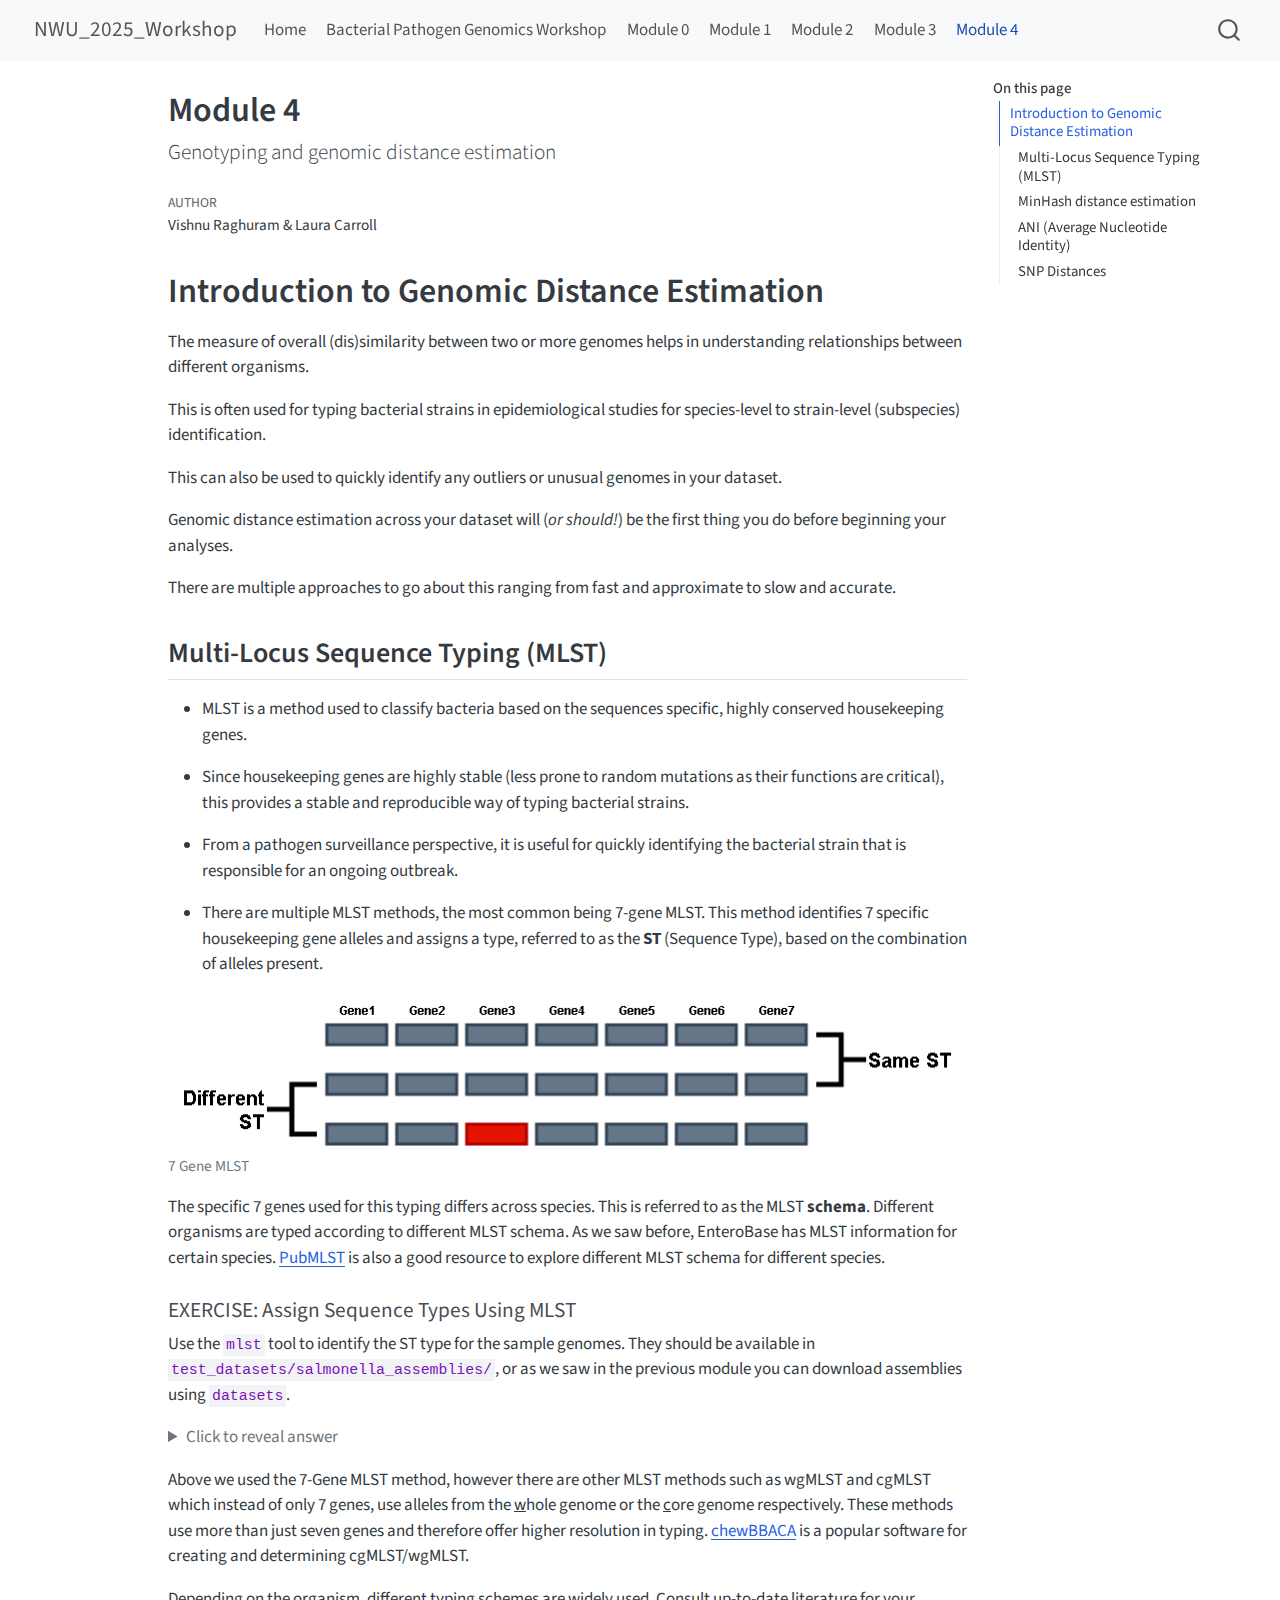
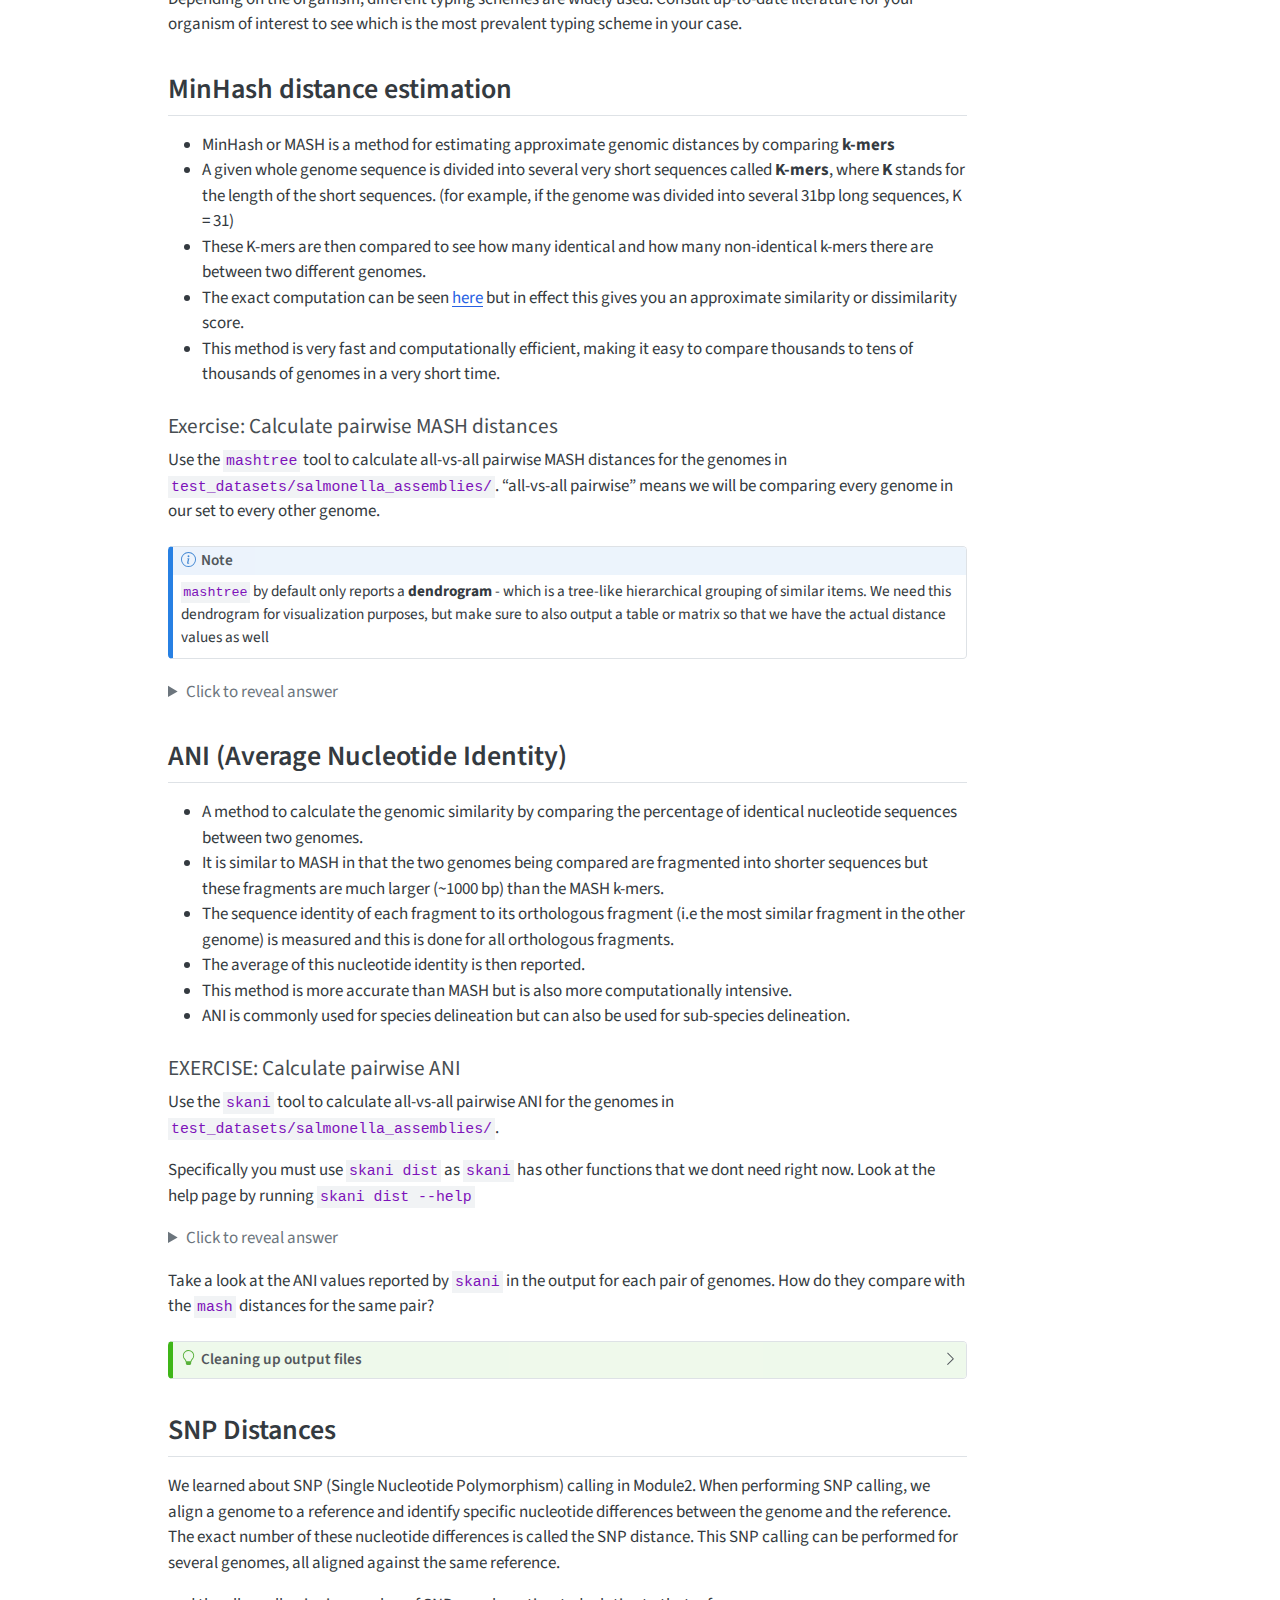
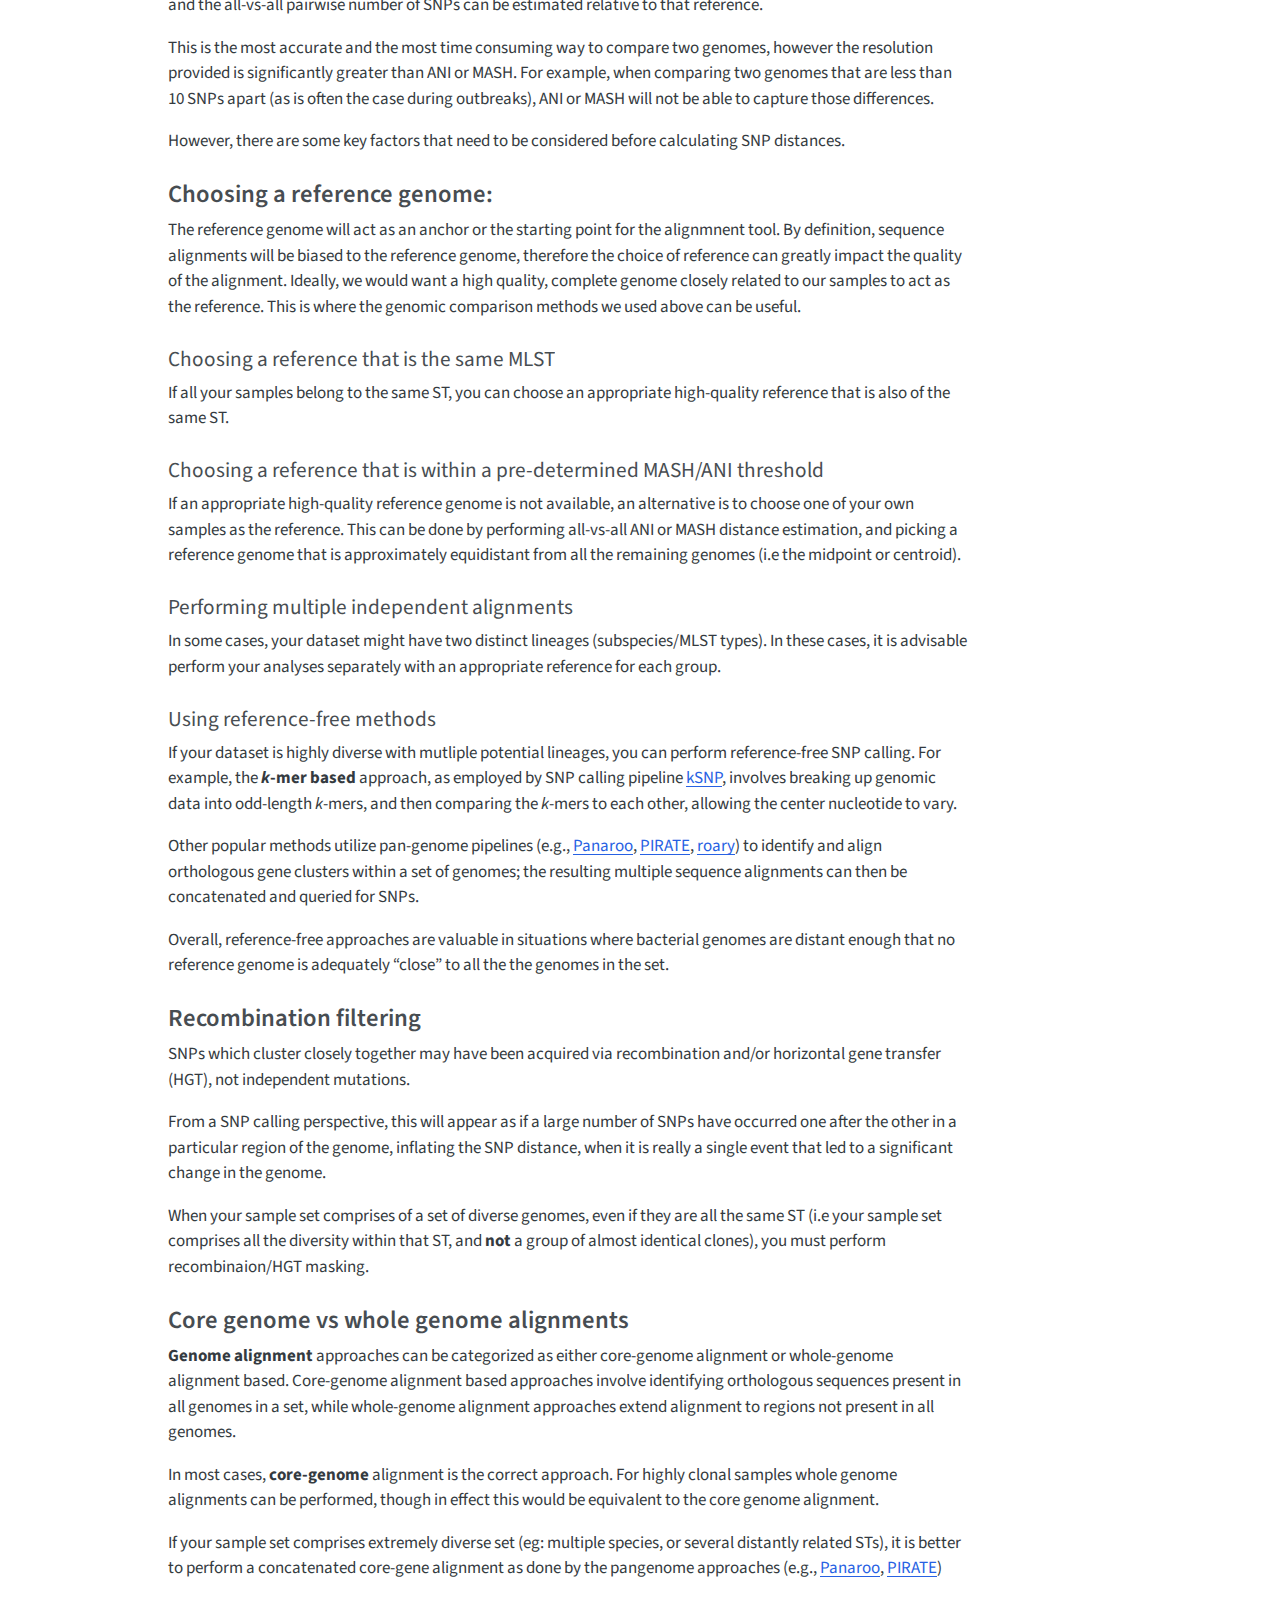
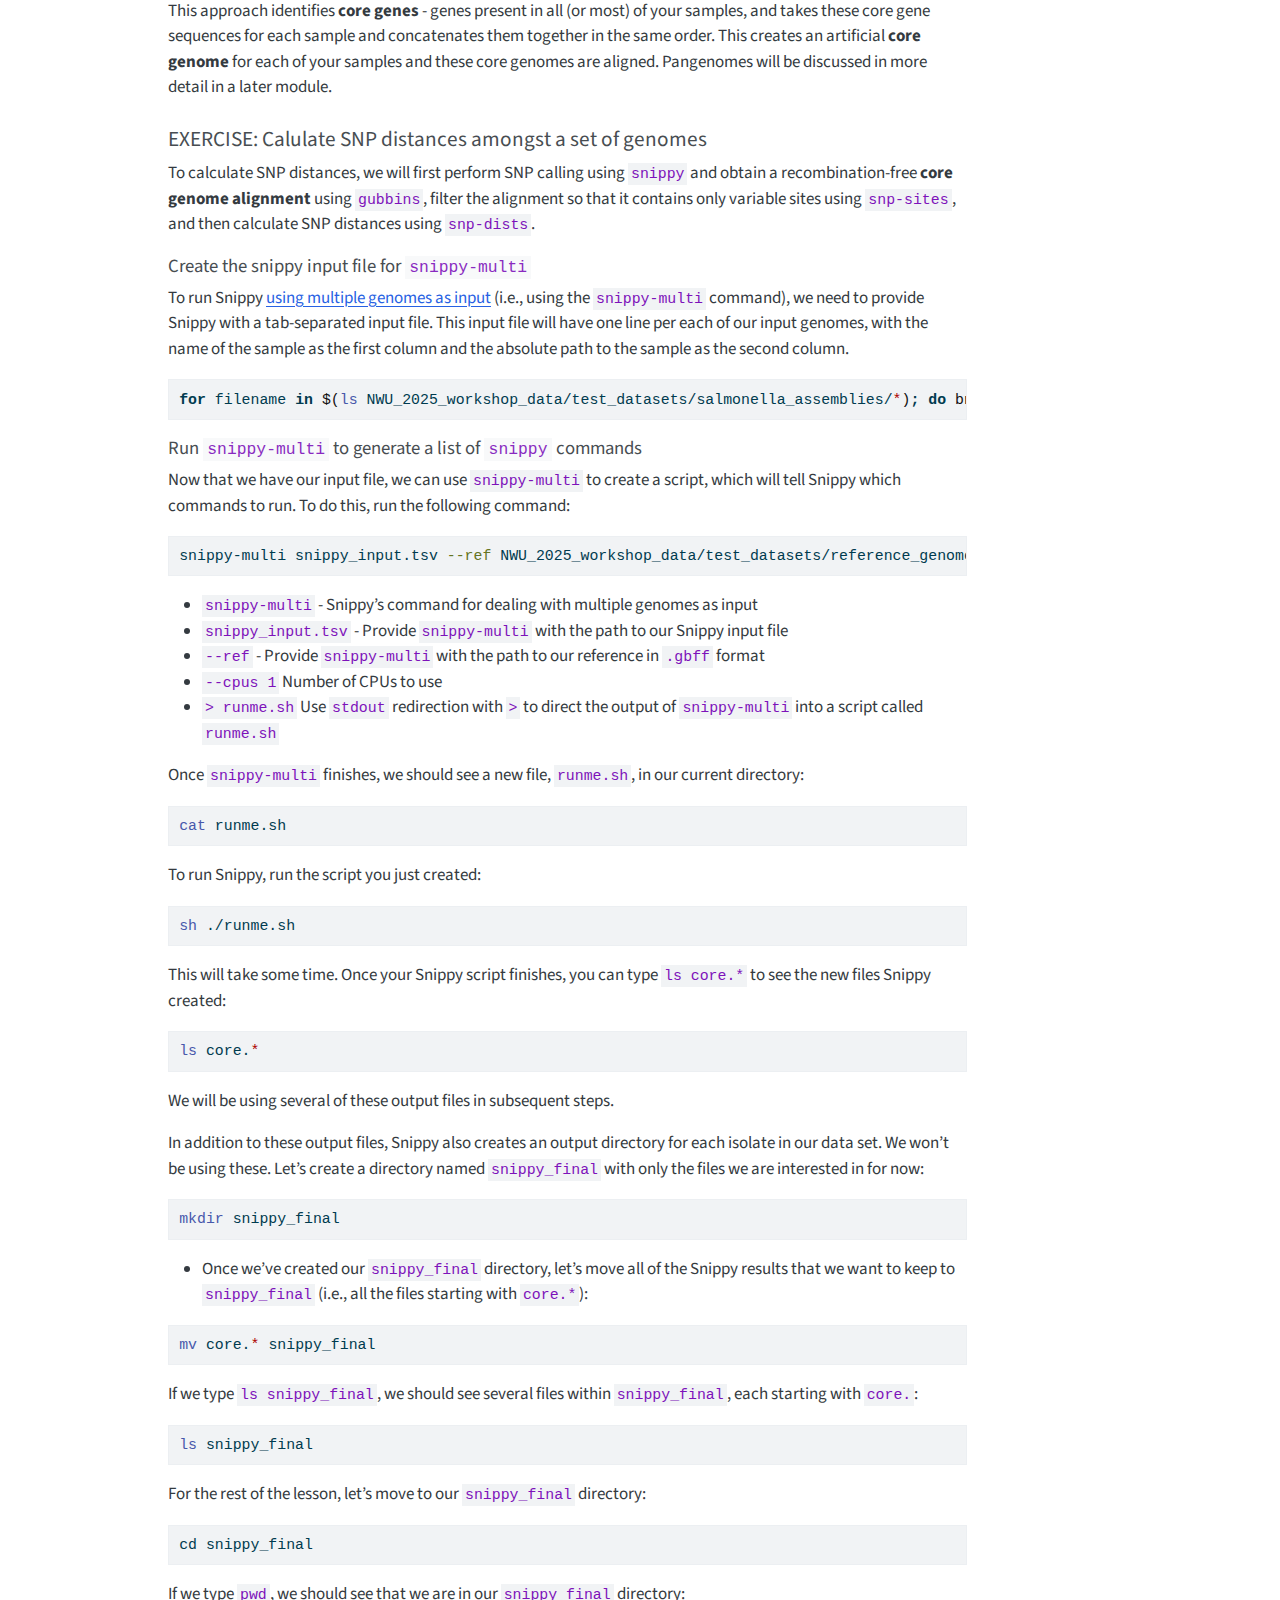
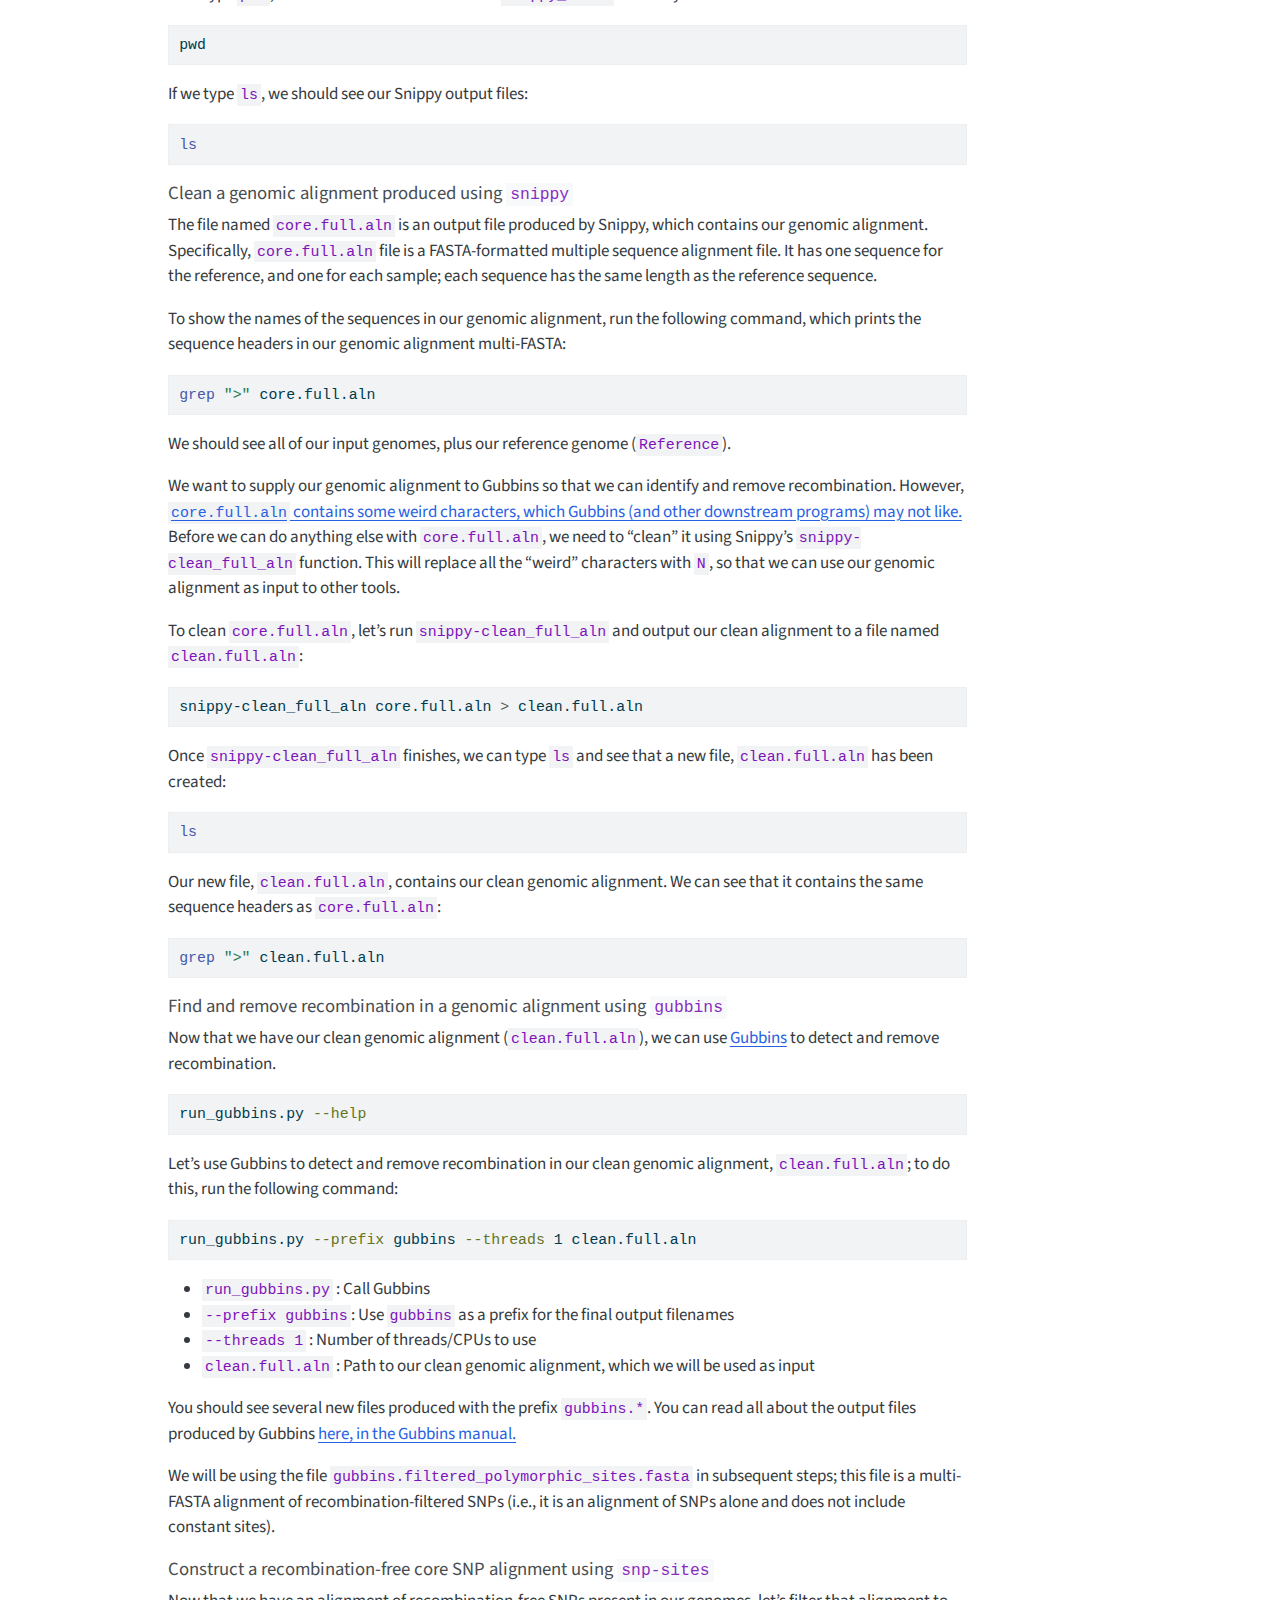
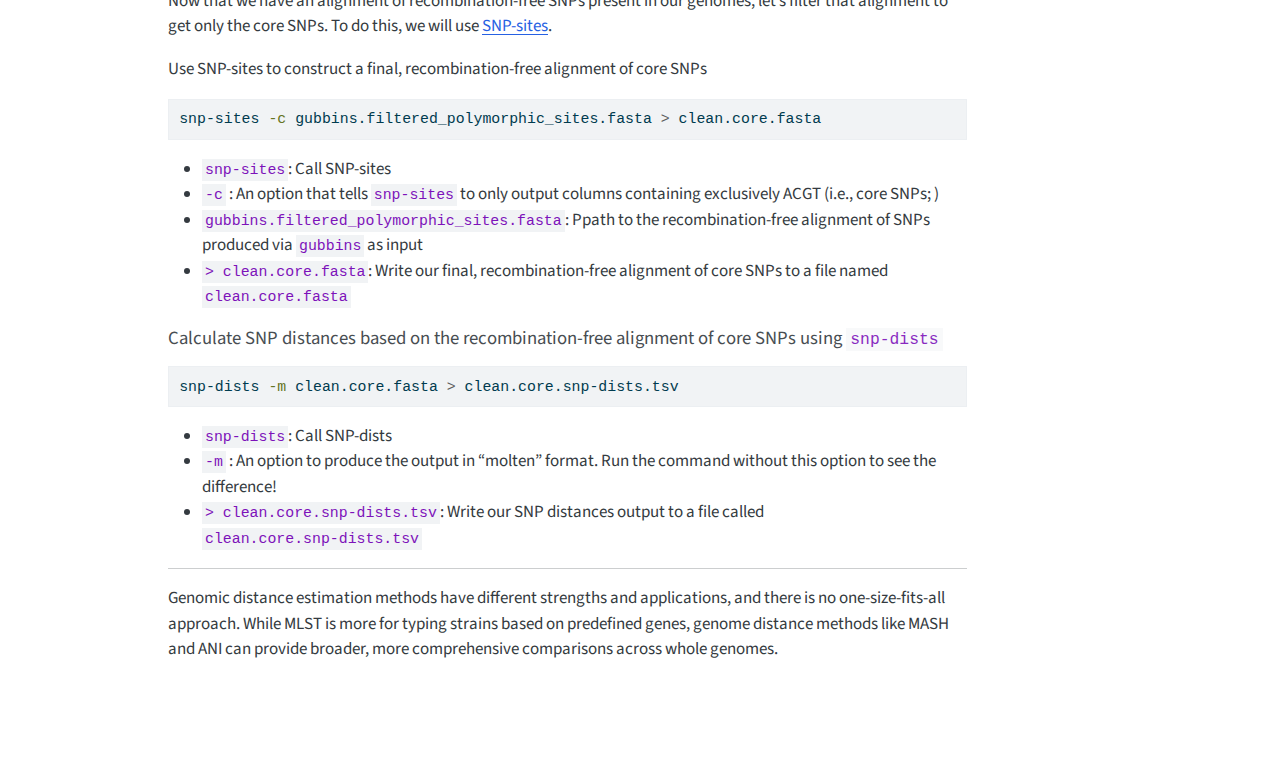
<file: docs/module4.html>
<!DOCTYPE html>
<html xmlns="http://www.w3.org/1999/xhtml" lang="en" xml:lang="en"><head>

<meta charset="utf-8">
<meta name="generator" content="quarto-1.8.25">

<meta name="viewport" content="width=device-width, initial-scale=1.0, user-scalable=yes">

<meta name="author" content="Vishnu Raghuram &amp; Laura Carroll">

<title>Module 4 – NWU_2025_Workshop</title>
<style>
code{white-space: pre-wrap;}
span.smallcaps{font-variant: small-caps;}
div.columns{display: flex; gap: min(4vw, 1.5em);}
div.column{flex: auto; overflow-x: auto;}
div.hanging-indent{margin-left: 1.5em; text-indent: -1.5em;}
ul.task-list{list-style: none;}
ul.task-list li input[type="checkbox"] {
  width: 0.8em;
  margin: 0 0.8em 0.2em -1em; /* quarto-specific, see https://github.com/quarto-dev/quarto-cli/issues/4556 */ 
  vertical-align: middle;
}
/* CSS for syntax highlighting */
html { -webkit-text-size-adjust: 100%; }
pre > code.sourceCode { white-space: pre; position: relative; }
pre > code.sourceCode > span { display: inline-block; line-height: 1.25; }
pre > code.sourceCode > span:empty { height: 1.2em; }
.sourceCode { overflow: visible; }
code.sourceCode > span { color: inherit; text-decoration: inherit; }
div.sourceCode { margin: 1em 0; }
pre.sourceCode { margin: 0; }
@media screen {
div.sourceCode { overflow: auto; }
}
@media print {
pre > code.sourceCode { white-space: pre-wrap; }
pre > code.sourceCode > span { text-indent: -5em; padding-left: 5em; }
}
pre.numberSource code
  { counter-reset: source-line 0; }
pre.numberSource code > span
  { position: relative; left: -4em; counter-increment: source-line; }
pre.numberSource code > span > a:first-child::before
  { content: counter(source-line);
    position: relative; left: -1em; text-align: right; vertical-align: baseline;
    border: none; display: inline-block;
    -webkit-touch-callout: none; -webkit-user-select: none;
    -khtml-user-select: none; -moz-user-select: none;
    -ms-user-select: none; user-select: none;
    padding: 0 4px; width: 4em;
  }
pre.numberSource { margin-left: 3em;  padding-left: 4px; }
div.sourceCode
  {   }
@media screen {
pre > code.sourceCode > span > a:first-child::before { text-decoration: underline; }
}
</style>


<script src="site_libs/quarto-nav/quarto-nav.js"></script>
<script src="site_libs/quarto-nav/headroom.min.js"></script>
<script src="site_libs/clipboard/clipboard.min.js"></script>
<script src="site_libs/quarto-search/autocomplete.umd.js"></script>
<script src="site_libs/quarto-search/fuse.min.js"></script>
<script src="site_libs/quarto-search/quarto-search.js"></script>
<meta name="quarto:offset" content="./">
<script src="site_libs/quarto-html/quarto.js" type="module"></script>
<script src="site_libs/quarto-html/tabsets/tabsets.js" type="module"></script>
<script src="site_libs/quarto-html/axe/axe-check.js" type="module"></script>
<script src="site_libs/quarto-html/popper.min.js"></script>
<script src="site_libs/quarto-html/tippy.umd.min.js"></script>
<script src="site_libs/quarto-html/anchor.min.js"></script>
<link href="site_libs/quarto-html/tippy.css" rel="stylesheet">
<link href="site_libs/quarto-html/quarto-syntax-highlighting-7b89279ff1a6dce999919e0e67d4d9ec.css" rel="stylesheet" id="quarto-text-highlighting-styles">
<script src="site_libs/bootstrap/bootstrap.min.js"></script>
<link href="site_libs/bootstrap/bootstrap-icons.css" rel="stylesheet">
<link href="site_libs/bootstrap/bootstrap-45a48b56c8ad2523a9a31c69be39928e.min.css" rel="stylesheet" append-hash="true" id="quarto-bootstrap" data-mode="light">
<script id="quarto-search-options" type="application/json">{
  "location": "navbar",
  "copy-button": false,
  "collapse-after": 3,
  "panel-placement": "end",
  "type": "overlay",
  "limit": 50,
  "keyboard-shortcut": [
    "f",
    "/",
    "s"
  ],
  "show-item-context": false,
  "language": {
    "search-no-results-text": "No results",
    "search-matching-documents-text": "matching documents",
    "search-copy-link-title": "Copy link to search",
    "search-hide-matches-text": "Hide additional matches",
    "search-more-match-text": "more match in this document",
    "search-more-matches-text": "more matches in this document",
    "search-clear-button-title": "Clear",
    "search-text-placeholder": "",
    "search-detached-cancel-button-title": "Cancel",
    "search-submit-button-title": "Submit",
    "search-label": "Search"
  }
}</script>


<link rel="stylesheet" href="styles.css">
</head>

<body class="nav-fixed quarto-light">

<div id="quarto-search-results"></div>
  <header id="quarto-header" class="headroom fixed-top">
    <nav class="navbar navbar-expand-lg " data-bs-theme="dark">
      <div class="navbar-container container-fluid">
      <div class="navbar-brand-container mx-auto">
    <a href="./index.html" class="navbar-brand navbar-brand-logo">
    </a>
    <a class="navbar-brand" href="./index.html">
    <span class="navbar-title">NWU_2025_Workshop</span>
    </a>
  </div>
            <div id="quarto-search" class="" title="Search"></div>
          <button class="navbar-toggler" type="button" data-bs-toggle="collapse" data-bs-target="#navbarCollapse" aria-controls="navbarCollapse" role="menu" aria-expanded="false" aria-label="Toggle navigation" onclick="if (window.quartoToggleHeadroom) { window.quartoToggleHeadroom(); }">
  <span class="navbar-toggler-icon"></span>
</button>
          <div class="collapse navbar-collapse" id="navbarCollapse">
            <ul class="navbar-nav navbar-nav-scroll me-auto">
  <li class="nav-item">
    <a class="nav-link" href="./index.html"> 
<span class="menu-text">Home</span></a>
  </li>  
  <li class="nav-item">
    <a class="nav-link" href="./about.html"> 
<span class="menu-text">Bacterial Pathogen Genomics Workshop</span></a>
  </li>  
  <li class="nav-item">
    <a class="nav-link" href="./module0.html"> 
<span class="menu-text">Module 0</span></a>
  </li>  
  <li class="nav-item">
    <a class="nav-link" href="./module1.html"> 
<span class="menu-text">Module 1</span></a>
  </li>  
  <li class="nav-item">
    <a class="nav-link" href="./module2.html"> 
<span class="menu-text">Module 2</span></a>
  </li>  
  <li class="nav-item">
    <a class="nav-link" href="./module3.html"> 
<span class="menu-text">Module 3</span></a>
  </li>  
  <li class="nav-item">
    <a class="nav-link active" href="./module4.html" aria-current="page"> 
<span class="menu-text">Module 4</span></a>
  </li>  
</ul>
          </div> <!-- /navcollapse -->
            <div class="quarto-navbar-tools">
</div>
      </div> <!-- /container-fluid -->
    </nav>
</header>
<!-- content -->
<div id="quarto-content" class="quarto-container page-columns page-rows-contents page-layout-article page-navbar">
<!-- sidebar -->
<!-- margin-sidebar -->
    <div id="quarto-margin-sidebar" class="sidebar margin-sidebar">
        <nav id="TOC" role="doc-toc" class="toc-active">
    <h2 id="toc-title">On this page</h2>
   
  <ul>
  <li><a href="#introduction-to-genomic-distance-estimation" id="toc-introduction-to-genomic-distance-estimation" class="nav-link active" data-scroll-target="#introduction-to-genomic-distance-estimation">Introduction to Genomic Distance Estimation</a>
  <ul class="collapse">
  <li><a href="#multi-locus-sequence-typing-mlst" id="toc-multi-locus-sequence-typing-mlst" class="nav-link" data-scroll-target="#multi-locus-sequence-typing-mlst">Multi-Locus Sequence Typing (MLST)</a></li>
  <li><a href="#minhash-distance-estimation" id="toc-minhash-distance-estimation" class="nav-link" data-scroll-target="#minhash-distance-estimation">MinHash distance estimation</a></li>
  <li><a href="#ani-average-nucleotide-identity" id="toc-ani-average-nucleotide-identity" class="nav-link" data-scroll-target="#ani-average-nucleotide-identity">ANI (Average Nucleotide Identity)</a></li>
  <li><a href="#snp-distances" id="toc-snp-distances" class="nav-link" data-scroll-target="#snp-distances">SNP Distances</a>
  <ul class="collapse">
  <li><a href="#choosing-a-reference-genome" id="toc-choosing-a-reference-genome" class="nav-link" data-scroll-target="#choosing-a-reference-genome">Choosing a reference genome:</a></li>
  <li><a href="#recombination-filtering" id="toc-recombination-filtering" class="nav-link" data-scroll-target="#recombination-filtering">Recombination filtering</a></li>
  <li><a href="#core-genome-vs-whole-genome-alignments" id="toc-core-genome-vs-whole-genome-alignments" class="nav-link" data-scroll-target="#core-genome-vs-whole-genome-alignments">Core genome vs whole genome alignments</a></li>
  </ul></li>
  </ul></li>
  </ul>
</nav>
    </div>
<!-- main -->
<main class="content" id="quarto-document-content">

<header id="title-block-header" class="quarto-title-block default">
<div class="quarto-title">
<h1 class="title">Module 4</h1>
<p class="subtitle lead">Genotyping and genomic distance estimation</p>
</div>



<div class="quarto-title-meta">

    <div>
    <div class="quarto-title-meta-heading">Author</div>
    <div class="quarto-title-meta-contents">
             <p>Vishnu Raghuram &amp; Laura Carroll </p>
          </div>
  </div>
    
  
    
  </div>
  


</header>


<section id="introduction-to-genomic-distance-estimation" class="level1">
<h1>Introduction to Genomic Distance Estimation</h1>
<p>The measure of overall (dis)similarity between two or more genomes helps in understanding relationships between different organisms.</p>
<p>This is often used for typing bacterial strains in epidemiological studies for species-level to strain-level (subspecies) identification.</p>
<p>This can also be used to quickly identify any outliers or unusual genomes in your dataset.</p>
<p>Genomic distance estimation across your dataset will (<em>or should!</em>) be the first thing you do before beginning your analyses.</p>
<p>There are multiple approaches to go about this ranging from fast and approximate to slow and accurate.</p>
<section id="multi-locus-sequence-typing-mlst" class="level2">
<h2 class="anchored" data-anchor-id="multi-locus-sequence-typing-mlst">Multi-Locus Sequence Typing (MLST)</h2>
<ul>
<li><p>MLST is a method used to classify bacteria based on the sequences specific, highly conserved housekeeping genes.</p></li>
<li><p>Since housekeeping genes are highly stable (less prone to random mutations as their functions are critical), this provides a stable and reproducible way of typing bacterial strains.</p></li>
<li><p>From a pathogen surveillance perspective, it is useful for quickly identifying the bacterial strain that is responsible for an ongoing outbreak.</p></li>
<li><p>There are multiple MLST methods, the most common being 7-gene MLST. This method identifies 7 specific housekeeping gene alleles and assigns a type, referred to as the <strong>ST</strong> (Sequence Type), based on the combination of alleles present.</p></li>
</ul>
<div class="quarto-figure quarto-figure-center">
<figure class="figure">
<p><img src="assets/images/module4/7GeneMLST.png" class="img-fluid figure-img"></p>
<figcaption>7 Gene MLST</figcaption>
</figure>
</div>
<p>The specific 7 genes used for this typing differs across species. This is referred to as the MLST <strong>schema</strong>. Different organisms are typed according to different MLST schema. As we saw before, EnteroBase has MLST information for certain species. <a href="https://pubmlst.org/">PubMLST</a> is also a good resource to explore different MLST schema for different species.</p>
<section id="exercise-assign-sequence-types-using-mlst" class="level4">
<h4 class="anchored" data-anchor-id="exercise-assign-sequence-types-using-mlst">EXERCISE: Assign Sequence Types Using MLST</h4>
<p>Use the <code>mlst</code> tool to identify the ST type for the sample genomes. They should be available in <code>test_datasets/salmonella_assemblies/</code>, or as we saw in the previous module you can download assemblies using <code>datasets</code>.</p>
<details>
<summary>
Click to reveal answer
</summary>
<div class="code-copy-outer-scaffold"><div class="sourceCode" id="cb1"><pre class="sourceCode bash code-with-copy"><code class="sourceCode bash"><span id="cb1-1"><a href="#cb1-1" aria-hidden="true" tabindex="-1"></a><span class="ex">mlst</span> <span class="at">--nopath</span> NWU_2025_workshop_data/test_datasets/salmonella_assemblies/<span class="pp">*</span>.fna <span class="op">&gt;</span> mlst_table.tsv</span></code></pre></div><button title="Copy to Clipboard" class="code-copy-button"><i class="bi"></i></button></div>
<p><code>NWU_2025_workshop_data/test_datasets/salmonella_assemblies/*.fna</code> : What does the <code>*</code> mean here?</p>
<ul>
<li>The <code>*</code> signifies a <strong>wildcard</strong>.</li>
<li><strong>wildcards</strong> in <code>bash</code> are specific characters that have special meaning and they can help in finding files, directories or text that match patterns, as opposed to having to type out the full names every time.</li>
<li><code>*</code> means “anything” . <code>*.fna</code> means anything that ends with <code>.fna</code>. <code>G*.fna</code> means anything that begins with a <code>G</code> and ends with <code>fna</code>, and so on.</li>
<li>There are several other wildcards in bash with different special meanings.</li>
<li>Wildcards are powerful tools that can help you quickly find text, make specific manipulations to text files, and find files and folders in your computer by specifying patterns.</li>
<li>Learn more about wildcards <a href="https://bashcommands.com/bash-wildcard">here</a>!</li>
</ul>
</details>
<p>Above we used the 7-Gene MLST method, however there are other MLST methods such as wgMLST and cgMLST which instead of only 7 genes, use alleles from the <u>w</u>hole <u>g</u>enome or the <u>c</u>ore <u>g</u>enome respectively. These methods use more than just seven genes and therefore offer higher resolution in typing. <a href="https://chewbbaca.readthedocs.io/en/latest/user/getting_started/overview.html">chewBBACA</a> is a popular software for creating and determining cgMLST/wgMLST.</p>
<p>Depending on the organism, different typing schemes are widely used. Consult up-to-date literature for your organism of interest to see which is the most prevalent typing scheme in your case.</p>
</section>
</section>
<section id="minhash-distance-estimation" class="level2">
<h2 class="anchored" data-anchor-id="minhash-distance-estimation">MinHash distance estimation</h2>
<ul>
<li>MinHash or MASH is a method for estimating approximate genomic distances by comparing <strong>k-mers</strong></li>
<li>A given whole genome sequence is divided into several very short sequences called <strong>K-mers</strong>, where <strong>K</strong> stands for the length of the short sequences. (for example, if the genome was divided into several 31bp long sequences, K = 31)</li>
<li>These K-mers are then compared to see how many identical and how many non-identical k-mers there are between two different genomes.</li>
<li>The exact computation can be seen <a href="https://mash.readthedocs.io/en/latest/distances.html#mash-distance-formulation">here</a> but in effect this gives you an approximate similarity or dissimilarity score.</li>
<li>This method is very fast and computationally efficient, making it easy to compare thousands to tens of thousands of genomes in a very short time.</li>
</ul>
<section id="exercise-calculate-pairwise-mash-distances" class="level4">
<h4 class="anchored" data-anchor-id="exercise-calculate-pairwise-mash-distances">Exercise: Calculate pairwise MASH distances</h4>
<p>Use the <code>mashtree</code> tool to calculate all-vs-all pairwise MASH distances for the genomes in <code>test_datasets/salmonella_assemblies/</code>. “all-vs-all pairwise” means we will be comparing every genome in our set to every other genome.</p>
<div class="callout callout-style-default callout-note callout-titled">
<div class="callout-header d-flex align-content-center">
<div class="callout-icon-container">
<i class="callout-icon"></i>
</div>
<div class="callout-title-container flex-fill">
Note
</div>
</div>
<div class="callout-body-container callout-body">
<p><code>mashtree</code> by default only reports a <strong>dendrogram</strong> - which is a tree-like hierarchical grouping of similar items. We need this dendrogram for visualization purposes, but make sure to also output a table or matrix so that we have the actual distance values as well</p>
</div>
</div>
<details>
<summary>
Click to reveal answer
</summary>
<div class="code-copy-outer-scaffold"><div class="sourceCode" id="cb2"><pre class="sourceCode bash code-with-copy"><code class="sourceCode bash"><span id="cb2-1"><a href="#cb2-1" aria-hidden="true" tabindex="-1"></a><span class="ex">mashtree</span> <span class="at">--numcpus</span> 4 <span class="at">--outmatrix</span> matrix.tsv <span class="at">--outtree</span> tree.dnd NWU_2025_workshop_data/test_datasets/salmonella_assemblies/<span class="pp">*</span>.fna</span></code></pre></div><button title="Copy to Clipboard" class="code-copy-button"><i class="bi"></i></button></div>
</details>
</section>
</section>
<section id="ani-average-nucleotide-identity" class="level2">
<h2 class="anchored" data-anchor-id="ani-average-nucleotide-identity">ANI (Average Nucleotide Identity)</h2>
<ul>
<li>A method to calculate the genomic similarity by comparing the percentage of identical nucleotide sequences between two genomes.</li>
<li>It is similar to MASH in that the two genomes being compared are fragmented into shorter sequences but these fragments are much larger (~1000 bp) than the MASH k-mers.</li>
<li>The sequence identity of each fragment to its orthologous fragment (i.e the most similar fragment in the other genome) is measured and this is done for all orthologous fragments.</li>
<li>The average of this nucleotide identity is then reported.</li>
<li>This method is more accurate than MASH but is also more computationally intensive.</li>
<li>ANI is commonly used for species delineation but can also be used for sub-species delineation.</li>
</ul>
<section id="exercise-calculate-pairwise-ani" class="level4">
<h4 class="anchored" data-anchor-id="exercise-calculate-pairwise-ani">EXERCISE: Calculate pairwise ANI</h4>
<p>Use the <code>skani</code> tool to calculate all-vs-all pairwise ANI for the genomes in <code>test_datasets/salmonella_assemblies/</code>.</p>
<p>Specifically you must use <code>skani dist</code> as <code>skani</code> has other functions that we dont need right now. Look at the help page by running <code>skani dist --help</code></p>
<details>
<summary>
Click to reveal answer
</summary>
<div class="code-copy-outer-scaffold"><div class="sourceCode" id="cb3"><pre class="sourceCode bash code-with-copy"><code class="sourceCode bash"><span id="cb3-1"><a href="#cb3-1" aria-hidden="true" tabindex="-1"></a><span class="ex">skani</span> dist <span class="at">-q</span> NWU_2025_workshop_data/test_datasets/salmonella_assemblies/<span class="pp">*</span>.fna <span class="at">-r</span> NWU_2025_workshop_data/test_datasets/salmonella_assemblies/<span class="pp">*</span>.fna <span class="at">-o</span> skani.tsv</span></code></pre></div><button title="Copy to Clipboard" class="code-copy-button"><i class="bi"></i></button></div>
<p>Since we are performing an all-vs-all comparison, the list of query sequences and the list of reference sequences to be compared in our case are the same, hence <code>-q</code> and <code>-r</code> have the same arguments. However with <code>skani</code> (and <code>mash</code>) you can compare two mutually exclusive lists as well, or compare a list with a single genome, depending on your needs.</p>
</details>
<p>Take a look at the ANI values reported by <code>skani</code> in the output for each pair of genomes. How do they compare with the <code>mash</code> distances for the same pair?</p>
<div class="callout callout-style-default callout-tip callout-titled" title="Cleaning up output files">
<div class="callout-header d-flex align-content-center collapsed" data-bs-toggle="collapse" data-bs-target=".callout-2-contents" aria-controls="callout-2" aria-expanded="false" aria-label="Toggle callout">
<div class="callout-icon-container">
<i class="callout-icon"></i>
</div>
<div class="callout-title-container flex-fill">
<span class="screen-reader-only">Tip</span>Cleaning up output files
</div>
<div class="callout-btn-toggle d-inline-block border-0 py-1 ps-1 pe-0 float-end"><i class="callout-toggle"></i></div>
</div>
<div id="callout-2" class="callout-2-contents callout-collapse collapse">
<div class="callout-body-container callout-body">
<p>You may have noticed that the <code>skani</code> output has the full file paths for each sample (if you specified it in the input). In our final output, this is actually a problem as we cannot match the IDs with the IDs from other results due to the paths being appended. As we learned before, we can use <code>sed</code> to find and replace text, but in this case we have a complex long pattern that changes with each line. In these cases, we can use a powerful concept called <strong>regular expressions</strong>. Regular expressions or <strong>regex</strong> are a way to describe complex patterns as opposed to exact text. The <strong>regex</strong> to remove the paths from the <code>skani</code> output would be:</p>
<div class="code-copy-outer-scaffold"><div class="sourceCode" id="cb4"><pre class="sourceCode bash code-with-copy"><code class="sourceCode bash"><span id="cb4-1"><a href="#cb4-1" aria-hidden="true" tabindex="-1"></a><span class="fu">sed</span> <span class="st">'s/NWU_.*\/\(GCA_.*\)_genomic.fna\tNWU_.*\/\(GCA_.*\)_genomic.fna/\1\t\2/g'</span> skani.tsv <span class="op">&gt;</span> skani_cleaned.tsv</span></code></pre></div><button title="Copy to Clipboard" class="code-copy-button"><i class="bi"></i></button></div>
<p>Regular expressions are a complex topic that is beyond the scope of this workshop, but nevertheless it is an essential tool in the command line. You can learn more about regex <a href="https://regexone.com/">here</a>.</p>
</div>
</div>
</div>
</section>
</section>
<section id="snp-distances" class="level2">
<h2 class="anchored" data-anchor-id="snp-distances">SNP Distances</h2>
<p>We learned about SNP (Single Nucleotide Polymorphism) calling in Module2. When performing SNP calling, we align a genome to a reference and identify specific nucleotide differences between the genome and the reference. The exact number of these nucleotide differences is called the SNP distance. This SNP calling can be performed for several genomes, all aligned against the same reference.</p>
<p>and the all-vs-all pairwise number of SNPs can be estimated relative to that reference.</p>
<p>This is the most accurate and the most time consuming way to compare two genomes, however the resolution provided is significantly greater than ANI or MASH. For example, when comparing two genomes that are less than 10 SNPs apart (as is often the case during outbreaks), ANI or MASH will not be able to capture those differences.</p>
<p>However, there are some key factors that need to be considered before calculating SNP distances.</p>
<section id="choosing-a-reference-genome" class="level3">
<h3 class="anchored" data-anchor-id="choosing-a-reference-genome">Choosing a reference genome:</h3>
<p>The reference genome will act as an anchor or the starting point for the alignmnent tool. By definition, sequence alignments will be biased to the reference genome, therefore the choice of reference can greatly impact the quality of the alignment. Ideally, we would want a high quality, complete genome closely related to our samples to act as the reference. This is where the genomic comparison methods we used above can be useful.</p>
<section id="choosing-a-reference-that-is-the-same-mlst" class="level4">
<h4 class="anchored" data-anchor-id="choosing-a-reference-that-is-the-same-mlst">Choosing a reference that is the same MLST</h4>
<p>If all your samples belong to the same ST, you can choose an appropriate high-quality reference that is also of the same ST.</p>
</section>
<section id="choosing-a-reference-that-is-within-a-pre-determined-mashani-threshold" class="level4">
<h4 class="anchored" data-anchor-id="choosing-a-reference-that-is-within-a-pre-determined-mashani-threshold">Choosing a reference that is within a pre-determined MASH/ANI threshold</h4>
<p>If an appropriate high-quality reference genome is not available, an alternative is to choose one of your own samples as the reference. This can be done by performing all-vs-all ANI or MASH distance estimation, and picking a reference genome that is approximately equidistant from all the remaining genomes (i.e the midpoint or centroid).</p>
</section>
<section id="performing-multiple-independent-alignments" class="level4">
<h4 class="anchored" data-anchor-id="performing-multiple-independent-alignments">Performing multiple independent alignments</h4>
<p>In some cases, your dataset might have two distinct lineages (subspecies/MLST types). In these cases, it is advisable perform your analyses separately with an appropriate reference for each group.</p>
</section>
<section id="using-reference-free-methods" class="level4">
<h4 class="anchored" data-anchor-id="using-reference-free-methods">Using reference-free methods</h4>
<p>If your dataset is highly diverse with mutliple potential lineages, you can perform reference-free SNP calling. For example, the <strong><em>k</em>-mer based</strong> approach, as employed by SNP calling pipeline <a href="https://www.ncbi.nlm.nih.gov/pubmed/25913206">kSNP</a>, involves breaking up genomic data into odd-length <em>k</em>-mers, and then comparing the <em>k</em>-mers to each other, allowing the center nucleotide to vary.</p>
<p>Other popular methods utilize pan-genome pipelines (e.g., <a href="https://genomebiology.biomedcentral.com/articles/10.1186/s13059-020-02090-4">Panaroo</a>, <a href="https://academic.oup.com/gigascience/article/8/10/giz119/5584409">PIRATE</a>, <a href="https://academic.oup.com/bioinformatics/article/31/22/3691/240757">roary</a>) to identify and align orthologous gene clusters within a set of genomes; the resulting multiple sequence alignments can then be concatenated and queried for SNPs.</p>
<p>Overall, reference-free approaches are valuable in situations where bacterial genomes are distant enough that no reference genome is adequately “close” to all the the genomes in the set.</p>
</section>
</section>
<section id="recombination-filtering" class="level3">
<h3 class="anchored" data-anchor-id="recombination-filtering">Recombination filtering</h3>
<p>SNPs which cluster closely together may have been acquired via recombination and/or horizontal gene transfer (HGT), not independent mutations.</p>
<p>From a SNP calling perspective, this will appear as if a large number of SNPs have occurred one after the other in a particular region of the genome, inflating the SNP distance, when it is really a single event that led to a significant change in the genome.</p>
<p>When your sample set comprises of a set of diverse genomes, even if they are all the same ST (i.e your sample set comprises all the diversity within that ST, and <strong>not</strong> a group of almost identical clones), you must perform recombinaion/HGT masking.</p>
</section>
<section id="core-genome-vs-whole-genome-alignments" class="level3">
<h3 class="anchored" data-anchor-id="core-genome-vs-whole-genome-alignments">Core genome vs whole genome alignments</h3>
<p><b>Genome alignment</b> approaches can be categorized as either core-genome alignment or whole-genome alignment based. Core-genome alignment based approaches involve identifying orthologous sequences present in all genomes in a set, while whole-genome alignment approaches extend alignment to regions not present in all genomes.</p>
<p>In most cases, <strong>core-genome</strong> alignment is the correct approach. For highly clonal samples whole genome alignments can be performed, though in effect this would be equivalent to the core genome alignment.</p>
<p>If your sample set comprises extremely diverse set (eg: multiple species, or several distantly related STs), it is better to perform a concatenated core-gene alignment as done by the pangenome approaches (e.g., <a href="https://genomebiology.biomedcentral.com/articles/10.1186/s13059-020-02090-4">Panaroo</a>, <a href="https://academic.oup.com/gigascience/article/8/10/giz119/5584409">PIRATE</a>)</p>
<p>This approach identifies <strong>core genes</strong> - genes present in all (or most) of your samples, and takes these core gene sequences for each sample and concatenates them together in the same order. This creates an artificial <strong>core genome</strong> for each of your samples and these core genomes are aligned. Pangenomes will be discussed in more detail in a later module.</p>
<section id="exercise-calulate-snp-distances-amongst-a-set-of-genomes" class="level4">
<h4 class="anchored" data-anchor-id="exercise-calulate-snp-distances-amongst-a-set-of-genomes">EXERCISE: Calulate SNP distances amongst a set of genomes</h4>
<p>To calculate SNP distances, we will first perform SNP calling using <code>snippy</code> and obtain a recombination-free <strong>core genome alignment</strong> using <code>gubbins</code>, filter the alignment so that it contains only variable sites using <code>snp-sites</code>, and then calculate SNP distances using <code>snp-dists</code>.</p>
<section id="create-the-snippy-input-file-for-snippy-multi" class="level5">
<h5 class="anchored" data-anchor-id="create-the-snippy-input-file-for-snippy-multi">Create the snippy input file for <code>snippy-multi</code></h5>
<p>To run Snippy <a href="snippy-multi">using multiple genomes as input</a> (i.e., using the <code>snippy-multi</code> command), we need to provide Snippy with a tab-separated input file. This input file will have one line per each of our input genomes, with the name of the sample as the first column and the absolute path to the sample as the second column.</p>
<div class="code-copy-outer-scaffold"><div class="sourceCode" id="cb5"><pre class="sourceCode bash code-with-copy"><code class="sourceCode bash"><span id="cb5-1"><a href="#cb5-1" aria-hidden="true" tabindex="-1"></a><span class="cf">for</span> filename <span class="kw">in</span> <span class="va">$(</span><span class="fu">ls</span> NWU_2025_workshop_data/test_datasets/salmonella_assemblies/<span class="pp">*</span><span class="va">)</span><span class="kw">;</span> <span class="cf">do</span> <span class="va">bname</span><span class="op">=</span><span class="va">$(</span><span class="fu">basename</span> <span class="va">$filename</span> _genomic.fna<span class="va">)</span><span class="kw">;</span> <span class="bu">echo</span> <span class="at">-e</span> <span class="st">"</span><span class="va">${bname}</span><span class="st">\t</span><span class="va">$(</span><span class="bu">pwd</span><span class="va">)</span><span class="st">/</span><span class="va">${filename}</span><span class="st">"</span><span class="kw">;</span> <span class="cf">done</span><span class="kw">;</span> <span class="op">&gt;</span> snippy_input.tsv</span></code></pre></div><button title="Copy to Clipboard" class="code-copy-button"><i class="bi"></i></button></div>
</section>
<section id="run-snippy-multi-to-generate-a-list-of-snippy-commands" class="level5">
<h5 class="anchored" data-anchor-id="run-snippy-multi-to-generate-a-list-of-snippy-commands">Run <code>snippy-multi</code> to generate a list of <code>snippy</code> commands</h5>
<p>Now that we have our input file, we can use <code>snippy-multi</code> to create a script, which will tell Snippy which commands to run. To do this, run the following command:</p>
<div class="code-copy-outer-scaffold"><div class="sourceCode" id="cb6"><pre class="sourceCode bash code-with-copy"><code class="sourceCode bash"><span id="cb6-1"><a href="#cb6-1" aria-hidden="true" tabindex="-1"></a><span class="ex">snippy-multi</span> snippy_input.tsv <span class="at">--ref</span> NWU_2025_workshop_data/test_datasets/reference_genome/genomic.gbff <span class="at">--cpus</span> 1 <span class="op">&gt;</span> runme.sh</span></code></pre></div><button title="Copy to Clipboard" class="code-copy-button"><i class="bi"></i></button></div>
<ul>
<li><code>snippy-multi</code> - Snippy’s command for dealing with multiple genomes as input</li>
<li><code>snippy_input.tsv</code> - Provide <code>snippy-multi</code> with the path to our Snippy input file</li>
<li><code>--ref</code> - Provide <code>snippy-multi</code> with the path to our reference in <code>.gbff</code> format</li>
<li><code>--cpus 1</code> Number of CPUs to use</li>
<li><code>&gt; runme.sh</code> Use <code>stdout</code> redirection with <code>&gt;</code> to direct the output of <code>snippy-multi</code> into a script called <code>runme.sh</code></li>
</ul>
<p>Once <code>snippy-multi</code> finishes, we should see a new file, <code>runme.sh</code>, in our current directory:</p>
<div class="code-copy-outer-scaffold"><div class="sourceCode" id="cb7"><pre class="sourceCode bash code-with-copy"><code class="sourceCode bash"><span id="cb7-1"><a href="#cb7-1" aria-hidden="true" tabindex="-1"></a><span class="fu">cat</span> runme.sh</span></code></pre></div><button title="Copy to Clipboard" class="code-copy-button"><i class="bi"></i></button></div>
<p>To run Snippy, run the script you just created:</p>
<div class="code-copy-outer-scaffold"><div class="sourceCode" id="cb8"><pre class="sourceCode bash code-with-copy"><code class="sourceCode bash"><span id="cb8-1"><a href="#cb8-1" aria-hidden="true" tabindex="-1"></a><span class="fu">sh</span> ./runme.sh</span></code></pre></div><button title="Copy to Clipboard" class="code-copy-button"><i class="bi"></i></button></div>
<p>This will take some time. Once your Snippy script finishes, you can type <code>ls core.*</code> to see the new files Snippy created:</p>
<div class="code-copy-outer-scaffold"><div class="sourceCode" id="cb9"><pre class="sourceCode bash code-with-copy"><code class="sourceCode bash"><span id="cb9-1"><a href="#cb9-1" aria-hidden="true" tabindex="-1"></a><span class="fu">ls</span> core.<span class="pp">*</span></span></code></pre></div><button title="Copy to Clipboard" class="code-copy-button"><i class="bi"></i></button></div>
<p>We will be using several of these output files in subsequent steps.</p>
<p>In addition to these output files, Snippy also creates an output directory for each isolate in our data set. We won’t be using these. Let’s create a directory named <code>snippy_final</code> with only the files we are interested in for now:</p>
<div class="code-copy-outer-scaffold"><div class="sourceCode" id="cb10"><pre class="sourceCode bash code-with-copy"><code class="sourceCode bash"><span id="cb10-1"><a href="#cb10-1" aria-hidden="true" tabindex="-1"></a><span class="fu">mkdir</span> snippy_final</span></code></pre></div><button title="Copy to Clipboard" class="code-copy-button"><i class="bi"></i></button></div>
<ul>
<li>Once we’ve created our <code>snippy_final</code> directory, let’s move all of the Snippy results that we want to keep to <code>snippy_final</code> (i.e., all the files starting with <code>core.*</code>):</li>
</ul>
<div class="code-copy-outer-scaffold"><div class="sourceCode" id="cb11"><pre class="sourceCode bash code-with-copy"><code class="sourceCode bash"><span id="cb11-1"><a href="#cb11-1" aria-hidden="true" tabindex="-1"></a><span class="fu">mv</span> core.<span class="pp">*</span> snippy_final</span></code></pre></div><button title="Copy to Clipboard" class="code-copy-button"><i class="bi"></i></button></div>
<p>If we type <code>ls snippy_final</code>, we should see several files within <code>snippy_final</code>, each starting with <code>core.</code>:</p>
<div class="code-copy-outer-scaffold"><div class="sourceCode" id="cb12"><pre class="sourceCode bash code-with-copy"><code class="sourceCode bash"><span id="cb12-1"><a href="#cb12-1" aria-hidden="true" tabindex="-1"></a><span class="fu">ls</span> snippy_final</span></code></pre></div><button title="Copy to Clipboard" class="code-copy-button"><i class="bi"></i></button></div>
<p>For the rest of the lesson, let’s move to our <code>snippy_final</code> directory:</p>
<div class="code-copy-outer-scaffold"><div class="sourceCode" id="cb13"><pre class="sourceCode bash code-with-copy"><code class="sourceCode bash"><span id="cb13-1"><a href="#cb13-1" aria-hidden="true" tabindex="-1"></a><span class="bu">cd</span> snippy_final</span></code></pre></div><button title="Copy to Clipboard" class="code-copy-button"><i class="bi"></i></button></div>
<p>If we type <code>pwd</code>, we should see that we are in our <code>snippy_final</code> directory:</p>
<div class="code-copy-outer-scaffold"><div class="sourceCode" id="cb14"><pre class="sourceCode bash code-with-copy"><code class="sourceCode bash"><span id="cb14-1"><a href="#cb14-1" aria-hidden="true" tabindex="-1"></a><span class="bu">pwd</span></span></code></pre></div><button title="Copy to Clipboard" class="code-copy-button"><i class="bi"></i></button></div>
<p>If we type <code>ls</code>, we should see our Snippy output files:</p>
<div class="code-copy-outer-scaffold"><div class="sourceCode" id="cb15"><pre class="sourceCode bash code-with-copy"><code class="sourceCode bash"><span id="cb15-1"><a href="#cb15-1" aria-hidden="true" tabindex="-1"></a><span class="fu">ls</span></span></code></pre></div><button title="Copy to Clipboard" class="code-copy-button"><i class="bi"></i></button></div>
</section>
<section id="clean-a-genomic-alignment-produced-using-snippy" class="level5">
<h5 class="anchored" data-anchor-id="clean-a-genomic-alignment-produced-using-snippy">Clean a genomic alignment produced using <code>snippy</code></h5>
<p>The file named <code>core.full.aln</code> is an output file produced by Snippy, which contains our genomic alignment. Specifically, <code>core.full.aln</code> file is a FASTA-formatted multiple sequence alignment file. It has one sequence for the reference, and one for each sample; each sequence has the same length as the reference sequence.</p>
<p>To show the names of the sequences in our genomic alignment, run the following command, which prints the sequence headers in our genomic alignment multi-FASTA:</p>
<div class="code-copy-outer-scaffold"><div class="sourceCode" id="cb16"><pre class="sourceCode bash code-with-copy"><code class="sourceCode bash"><span id="cb16-1"><a href="#cb16-1" aria-hidden="true" tabindex="-1"></a><span class="fu">grep</span> <span class="st">"&gt;"</span> core.full.aln </span></code></pre></div><button title="Copy to Clipboard" class="code-copy-button"><i class="bi"></i></button></div>
<p>We should see all of our input genomes, plus our reference genome (<code>Reference</code>).</p>
<p>We want to supply our genomic alignment to Gubbins so that we can identify and remove recombination. However, <a href="https://github.com/tseemann/snippy"><code>core.full.aln</code> contains some weird characters, which Gubbins (and other downstream programs) may not like.</a> Before we can do anything else with <code>core.full.aln</code>, we need to “clean” it using Snippy’s <code>snippy-clean_full_aln</code> function. This will replace all the “weird” characters with <code>N</code>, so that we can use our genomic alignment as input to other tools.</p>
<p>To clean <code>core.full.aln</code>, let’s run <code>snippy-clean_full_aln</code> and output our clean alignment to a file named <code>clean.full.aln</code>:</p>
<div class="code-copy-outer-scaffold"><div class="sourceCode" id="cb17"><pre class="sourceCode bash code-with-copy"><code class="sourceCode bash"><span id="cb17-1"><a href="#cb17-1" aria-hidden="true" tabindex="-1"></a><span class="ex">snippy-clean_full_aln</span> core.full.aln <span class="op">&gt;</span> clean.full.aln</span></code></pre></div><button title="Copy to Clipboard" class="code-copy-button"><i class="bi"></i></button></div>
<p>Once <code>snippy-clean_full_aln</code> finishes, we can type <code>ls</code> and see that a new file, <code>clean.full.aln</code> has been created:</p>
<div class="code-copy-outer-scaffold"><div class="sourceCode" id="cb18"><pre class="sourceCode bash code-with-copy"><code class="sourceCode bash"><span id="cb18-1"><a href="#cb18-1" aria-hidden="true" tabindex="-1"></a><span class="fu">ls</span></span></code></pre></div><button title="Copy to Clipboard" class="code-copy-button"><i class="bi"></i></button></div>
<p>Our new file, <code>clean.full.aln</code>, contains our clean genomic alignment. We can see that it contains the same sequence headers as <code>core.full.aln</code>:</p>
<div class="code-copy-outer-scaffold"><div class="sourceCode" id="cb19"><pre class="sourceCode bash code-with-copy"><code class="sourceCode bash"><span id="cb19-1"><a href="#cb19-1" aria-hidden="true" tabindex="-1"></a><span class="fu">grep</span> <span class="st">"&gt;"</span> clean.full.aln</span></code></pre></div><button title="Copy to Clipboard" class="code-copy-button"><i class="bi"></i></button></div>
</section>
<section id="find-and-remove-recombination-in-a-genomic-alignment-using-gubbins" class="level5">
<h5 class="anchored" data-anchor-id="find-and-remove-recombination-in-a-genomic-alignment-using-gubbins">Find and remove recombination in a genomic alignment using <code>gubbins</code></h5>
<p>Now that we have our clean genomic alignment (<code>clean.full.aln</code>), we can use <a href="https://github.com/nickjcroucher/gubbins">Gubbins</a> to detect and remove recombination.</p>
<div class="code-copy-outer-scaffold"><div class="sourceCode" id="cb20"><pre class="sourceCode bash code-with-copy"><code class="sourceCode bash"><span id="cb20-1"><a href="#cb20-1" aria-hidden="true" tabindex="-1"></a><span class="ex">run_gubbins.py</span> <span class="at">--help</span></span></code></pre></div><button title="Copy to Clipboard" class="code-copy-button"><i class="bi"></i></button></div>
<p>Let’s use Gubbins to detect and remove recombination in our clean genomic alignment, <code>clean.full.aln</code>; to do this, run the following command:</p>
<div class="code-copy-outer-scaffold"><div class="sourceCode" id="cb21"><pre class="sourceCode bash code-with-copy"><code class="sourceCode bash"><span id="cb21-1"><a href="#cb21-1" aria-hidden="true" tabindex="-1"></a><span class="ex">run_gubbins.py</span> <span class="at">--prefix</span> gubbins <span class="at">--threads</span> 1 clean.full.aln</span></code></pre></div><button title="Copy to Clipboard" class="code-copy-button"><i class="bi"></i></button></div>
<ul>
<li><code>run_gubbins.py</code> : Call Gubbins</li>
<li><code>--prefix gubbins</code>: Use <code>gubbins</code> as a prefix for the final output filenames</li>
<li><code>--threads 1</code> : Number of threads/CPUs to use</li>
<li><code>clean.full.aln</code> : Path to our clean genomic alignment, which we will be used as input</li>
</ul>
<p>You should see several new files produced with the prefix <code>gubbins.*</code>. You can read all about the output files produced by Gubbins <a href="https://github.com/nickjcroucher/gubbins/blob/master/docs/gubbins_manual.md">here, in the Gubbins manual.</a></p>
<p>We will be using the file <code>gubbins.filtered_polymorphic_sites.fasta</code> in subsequent steps; this file is a multi-FASTA alignment of recombination-filtered SNPs (i.e., it is an alignment of SNPs alone and does not include constant sites).</p>
</section>
<section id="construct-a-recombination-free-core-snp-alignment-using-snp-sites" class="level5">
<h5 class="anchored" data-anchor-id="construct-a-recombination-free-core-snp-alignment-using-snp-sites">Construct a recombination-free core SNP alignment using <code>snp-sites</code></h5>
<p>Now that we have an alignment of recombination-free SNPs present in our genomes, let’s filter that alignment to get only the core SNPs. To do this, we will use <a href="https://github.com/sanger-pathogens/snp-sites">SNP-sites</a>.</p>
<p>Use SNP-sites to construct a final, recombination-free alignment of core SNPs</p>
<div class="code-copy-outer-scaffold"><div class="sourceCode" id="cb22"><pre class="sourceCode bash code-with-copy"><code class="sourceCode bash"><span id="cb22-1"><a href="#cb22-1" aria-hidden="true" tabindex="-1"></a><span class="ex">snp-sites</span> <span class="at">-c</span> gubbins.filtered_polymorphic_sites.fasta <span class="op">&gt;</span> clean.core.fasta</span></code></pre></div><button title="Copy to Clipboard" class="code-copy-button"><i class="bi"></i></button></div>
<ul>
<li><code>snp-sites</code>: Call SNP-sites</li>
<li><code>-c</code> : An option that tells <code>snp-sites</code> to only output columns containing exclusively ACGT (i.e., core SNPs; )</li>
<li><code>gubbins.filtered_polymorphic_sites.fasta</code>: Ppath to the recombination-free alignment of SNPs produced via <code>gubbins</code> as input</li>
<li><code>&gt; clean.core.fasta</code>: Write our final, recombination-free alignment of core SNPs to a file named <code>clean.core.fasta</code></li>
</ul>
</section>
<section id="calculate-snp-distances-based-on-the-recombination-free-alignment-of-core-snps-using-snp-dists" class="level5">
<h5 class="anchored" data-anchor-id="calculate-snp-distances-based-on-the-recombination-free-alignment-of-core-snps-using-snp-dists">Calculate SNP distances based on the recombination-free alignment of core SNPs using <code>snp-dists</code></h5>
<div class="code-copy-outer-scaffold"><div class="sourceCode" id="cb23"><pre class="sourceCode bash code-with-copy"><code class="sourceCode bash"><span id="cb23-1"><a href="#cb23-1" aria-hidden="true" tabindex="-1"></a><span class="ex">snp-dists</span> <span class="at">-m</span> clean.core.fasta <span class="op">&gt;</span> clean.core.snp-dists.tsv</span></code></pre></div><button title="Copy to Clipboard" class="code-copy-button"><i class="bi"></i></button></div>
<ul>
<li><code>snp-dists</code>: Call SNP-dists</li>
<li><code>-m</code> : An option to produce the output in “molten” format. Run the command without this option to see the difference!</li>
<li><code>&gt; clean.core.snp-dists.tsv</code>: Write our SNP distances output to a file called <code>clean.core.snp-dists.tsv</code></li>
</ul>
<hr>
<p>Genomic distance estimation methods have different strengths and applications, and there is no one-size-fits-all approach. While MLST is more for typing strains based on predefined genes, genome distance methods like MASH and ANI can provide broader, more comprehensive comparisons across whole genomes.</p>


</section>
</section>
</section>
</section>
</section>

</main> <!-- /main -->
<script id="quarto-html-after-body" type="application/javascript">
  window.document.addEventListener("DOMContentLoaded", function (event) {
    const icon = "";
    const anchorJS = new window.AnchorJS();
    anchorJS.options = {
      placement: 'right',
      icon: icon
    };
    anchorJS.add('.anchored');
    const isCodeAnnotation = (el) => {
      for (const clz of el.classList) {
        if (clz.startsWith('code-annotation-')) {                     
          return true;
        }
      }
      return false;
    }
    const onCopySuccess = function(e) {
      // button target
      const button = e.trigger;
      // don't keep focus
      button.blur();
      // flash "checked"
      button.classList.add('code-copy-button-checked');
      var currentTitle = button.getAttribute("title");
      button.setAttribute("title", "Copied!");
      let tooltip;
      if (window.bootstrap) {
        button.setAttribute("data-bs-toggle", "tooltip");
        button.setAttribute("data-bs-placement", "left");
        button.setAttribute("data-bs-title", "Copied!");
        tooltip = new bootstrap.Tooltip(button, 
          { trigger: "manual", 
            customClass: "code-copy-button-tooltip",
            offset: [0, -8]});
        tooltip.show();    
      }
      setTimeout(function() {
        if (tooltip) {
          tooltip.hide();
          button.removeAttribute("data-bs-title");
          button.removeAttribute("data-bs-toggle");
          button.removeAttribute("data-bs-placement");
        }
        button.setAttribute("title", currentTitle);
        button.classList.remove('code-copy-button-checked');
      }, 1000);
      // clear code selection
      e.clearSelection();
    }
    const getTextToCopy = function(trigger) {
      const outerScaffold = trigger.parentElement.cloneNode(true);
      const codeEl = outerScaffold.querySelector('code');
      for (const childEl of codeEl.children) {
        if (isCodeAnnotation(childEl)) {
          childEl.remove();
        }
      }
      return codeEl.innerText;
    }
    const clipboard = new window.ClipboardJS('.code-copy-button:not([data-in-quarto-modal])', {
      text: getTextToCopy
    });
    clipboard.on('success', onCopySuccess);
    if (window.document.getElementById('quarto-embedded-source-code-modal')) {
      const clipboardModal = new window.ClipboardJS('.code-copy-button[data-in-quarto-modal]', {
        text: getTextToCopy,
        container: window.document.getElementById('quarto-embedded-source-code-modal')
      });
      clipboardModal.on('success', onCopySuccess);
    }
      var localhostRegex = new RegExp(/^(?:http|https):\/\/localhost\:?[0-9]*\//);
      var mailtoRegex = new RegExp(/^mailto:/);
        var filterRegex = new RegExp('/' + window.location.host + '/');
      var isInternal = (href) => {
          return filterRegex.test(href) || localhostRegex.test(href) || mailtoRegex.test(href);
      }
      // Inspect non-navigation links and adorn them if external
     var links = window.document.querySelectorAll('a[href]:not(.nav-link):not(.navbar-brand):not(.toc-action):not(.sidebar-link):not(.sidebar-item-toggle):not(.pagination-link):not(.no-external):not([aria-hidden]):not(.dropdown-item):not(.quarto-navigation-tool):not(.about-link)');
      for (var i=0; i<links.length; i++) {
        const link = links[i];
        if (!isInternal(link.href)) {
          // undo the damage that might have been done by quarto-nav.js in the case of
          // links that we want to consider external
          if (link.dataset.originalHref !== undefined) {
            link.href = link.dataset.originalHref;
          }
        }
      }
    function tippyHover(el, contentFn, onTriggerFn, onUntriggerFn) {
      const config = {
        allowHTML: true,
        maxWidth: 500,
        delay: 100,
        arrow: false,
        appendTo: function(el) {
            return el.parentElement;
        },
        interactive: true,
        interactiveBorder: 10,
        theme: 'quarto',
        placement: 'bottom-start',
      };
      if (contentFn) {
        config.content = contentFn;
      }
      if (onTriggerFn) {
        config.onTrigger = onTriggerFn;
      }
      if (onUntriggerFn) {
        config.onUntrigger = onUntriggerFn;
      }
      window.tippy(el, config); 
    }
    const noterefs = window.document.querySelectorAll('a[role="doc-noteref"]');
    for (var i=0; i<noterefs.length; i++) {
      const ref = noterefs[i];
      tippyHover(ref, function() {
        // use id or data attribute instead here
        let href = ref.getAttribute('data-footnote-href') || ref.getAttribute('href');
        try { href = new URL(href).hash; } catch {}
        const id = href.replace(/^#\/?/, "");
        const note = window.document.getElementById(id);
        if (note) {
          return note.innerHTML;
        } else {
          return "";
        }
      });
    }
    const xrefs = window.document.querySelectorAll('a.quarto-xref');
    const processXRef = (id, note) => {
      // Strip column container classes
      const stripColumnClz = (el) => {
        el.classList.remove("page-full", "page-columns");
        if (el.children) {
          for (const child of el.children) {
            stripColumnClz(child);
          }
        }
      }
      stripColumnClz(note)
      if (id === null || id.startsWith('sec-')) {
        // Special case sections, only their first couple elements
        const container = document.createElement("div");
        if (note.children && note.children.length > 2) {
          container.appendChild(note.children[0].cloneNode(true));
          for (let i = 1; i < note.children.length; i++) {
            const child = note.children[i];
            if (child.tagName === "P" && child.innerText === "") {
              continue;
            } else {
              container.appendChild(child.cloneNode(true));
              break;
            }
          }
          if (window.Quarto?.typesetMath) {
            window.Quarto.typesetMath(container);
          }
          return container.innerHTML
        } else {
          if (window.Quarto?.typesetMath) {
            window.Quarto.typesetMath(note);
          }
          return note.innerHTML;
        }
      } else {
        // Remove any anchor links if they are present
        const anchorLink = note.querySelector('a.anchorjs-link');
        if (anchorLink) {
          anchorLink.remove();
        }
        if (window.Quarto?.typesetMath) {
          window.Quarto.typesetMath(note);
        }
        if (note.classList.contains("callout")) {
          return note.outerHTML;
        } else {
          return note.innerHTML;
        }
      }
    }
    for (var i=0; i<xrefs.length; i++) {
      const xref = xrefs[i];
      tippyHover(xref, undefined, function(instance) {
        instance.disable();
        let url = xref.getAttribute('href');
        let hash = undefined; 
        if (url.startsWith('#')) {
          hash = url;
        } else {
          try { hash = new URL(url).hash; } catch {}
        }
        if (hash) {
          const id = hash.replace(/^#\/?/, "");
          const note = window.document.getElementById(id);
          if (note !== null) {
            try {
              const html = processXRef(id, note.cloneNode(true));
              instance.setContent(html);
            } finally {
              instance.enable();
              instance.show();
            }
          } else {
            // See if we can fetch this
            fetch(url.split('#')[0])
            .then(res => res.text())
            .then(html => {
              const parser = new DOMParser();
              const htmlDoc = parser.parseFromString(html, "text/html");
              const note = htmlDoc.getElementById(id);
              if (note !== null) {
                const html = processXRef(id, note);
                instance.setContent(html);
              } 
            }).finally(() => {
              instance.enable();
              instance.show();
            });
          }
        } else {
          // See if we can fetch a full url (with no hash to target)
          // This is a special case and we should probably do some content thinning / targeting
          fetch(url)
          .then(res => res.text())
          .then(html => {
            const parser = new DOMParser();
            const htmlDoc = parser.parseFromString(html, "text/html");
            const note = htmlDoc.querySelector('main.content');
            if (note !== null) {
              // This should only happen for chapter cross references
              // (since there is no id in the URL)
              // remove the first header
              if (note.children.length > 0 && note.children[0].tagName === "HEADER") {
                note.children[0].remove();
              }
              const html = processXRef(null, note);
              instance.setContent(html);
            } 
          }).finally(() => {
            instance.enable();
            instance.show();
          });
        }
      }, function(instance) {
      });
    }
        let selectedAnnoteEl;
        const selectorForAnnotation = ( cell, annotation) => {
          let cellAttr = 'data-code-cell="' + cell + '"';
          let lineAttr = 'data-code-annotation="' +  annotation + '"';
          const selector = 'span[' + cellAttr + '][' + lineAttr + ']';
          return selector;
        }
        const selectCodeLines = (annoteEl) => {
          const doc = window.document;
          const targetCell = annoteEl.getAttribute("data-target-cell");
          const targetAnnotation = annoteEl.getAttribute("data-target-annotation");
          const annoteSpan = window.document.querySelector(selectorForAnnotation(targetCell, targetAnnotation));
          const lines = annoteSpan.getAttribute("data-code-lines").split(",");
          const lineIds = lines.map((line) => {
            return targetCell + "-" + line;
          })
          let top = null;
          let height = null;
          let parent = null;
          if (lineIds.length > 0) {
              //compute the position of the single el (top and bottom and make a div)
              const el = window.document.getElementById(lineIds[0]);
              top = el.offsetTop;
              height = el.offsetHeight;
              parent = el.parentElement.parentElement;
            if (lineIds.length > 1) {
              const lastEl = window.document.getElementById(lineIds[lineIds.length - 1]);
              const bottom = lastEl.offsetTop + lastEl.offsetHeight;
              height = bottom - top;
            }
            if (top !== null && height !== null && parent !== null) {
              // cook up a div (if necessary) and position it 
              let div = window.document.getElementById("code-annotation-line-highlight");
              if (div === null) {
                div = window.document.createElement("div");
                div.setAttribute("id", "code-annotation-line-highlight");
                div.style.position = 'absolute';
                parent.appendChild(div);
              }
              div.style.top = top - 2 + "px";
              div.style.height = height + 4 + "px";
              div.style.left = 0;
              let gutterDiv = window.document.getElementById("code-annotation-line-highlight-gutter");
              if (gutterDiv === null) {
                gutterDiv = window.document.createElement("div");
                gutterDiv.setAttribute("id", "code-annotation-line-highlight-gutter");
                gutterDiv.style.position = 'absolute';
                const codeCell = window.document.getElementById(targetCell);
                const gutter = codeCell.querySelector('.code-annotation-gutter');
                gutter.appendChild(gutterDiv);
              }
              gutterDiv.style.top = top - 2 + "px";
              gutterDiv.style.height = height + 4 + "px";
            }
            selectedAnnoteEl = annoteEl;
          }
        };
        const unselectCodeLines = () => {
          const elementsIds = ["code-annotation-line-highlight", "code-annotation-line-highlight-gutter"];
          elementsIds.forEach((elId) => {
            const div = window.document.getElementById(elId);
            if (div) {
              div.remove();
            }
          });
          selectedAnnoteEl = undefined;
        };
          // Handle positioning of the toggle
      window.addEventListener(
        "resize",
        throttle(() => {
          elRect = undefined;
          if (selectedAnnoteEl) {
            selectCodeLines(selectedAnnoteEl);
          }
        }, 10)
      );
      function throttle(fn, ms) {
      let throttle = false;
      let timer;
        return (...args) => {
          if(!throttle) { // first call gets through
              fn.apply(this, args);
              throttle = true;
          } else { // all the others get throttled
              if(timer) clearTimeout(timer); // cancel #2
              timer = setTimeout(() => {
                fn.apply(this, args);
                timer = throttle = false;
              }, ms);
          }
        };
      }
        // Attach click handler to the DT
        const annoteDls = window.document.querySelectorAll('dt[data-target-cell]');
        for (const annoteDlNode of annoteDls) {
          annoteDlNode.addEventListener('click', (event) => {
            const clickedEl = event.target;
            if (clickedEl !== selectedAnnoteEl) {
              unselectCodeLines();
              const activeEl = window.document.querySelector('dt[data-target-cell].code-annotation-active');
              if (activeEl) {
                activeEl.classList.remove('code-annotation-active');
              }
              selectCodeLines(clickedEl);
              clickedEl.classList.add('code-annotation-active');
            } else {
              // Unselect the line
              unselectCodeLines();
              clickedEl.classList.remove('code-annotation-active');
            }
          });
        }
    const findCites = (el) => {
      const parentEl = el.parentElement;
      if (parentEl) {
        const cites = parentEl.dataset.cites;
        if (cites) {
          return {
            el,
            cites: cites.split(' ')
          };
        } else {
          return findCites(el.parentElement)
        }
      } else {
        return undefined;
      }
    };
    var bibliorefs = window.document.querySelectorAll('a[role="doc-biblioref"]');
    for (var i=0; i<bibliorefs.length; i++) {
      const ref = bibliorefs[i];
      const citeInfo = findCites(ref);
      if (citeInfo) {
        tippyHover(citeInfo.el, function() {
          var popup = window.document.createElement('div');
          citeInfo.cites.forEach(function(cite) {
            var citeDiv = window.document.createElement('div');
            citeDiv.classList.add('hanging-indent');
            citeDiv.classList.add('csl-entry');
            var biblioDiv = window.document.getElementById('ref-' + cite);
            if (biblioDiv) {
              citeDiv.innerHTML = biblioDiv.innerHTML;
            }
            popup.appendChild(citeDiv);
          });
          return popup.innerHTML;
        });
      }
    }
  });
  </script>
</div> <!-- /content -->




</body></html>
</file>
<file: docs/site_libs/quarto-html/tippy.css>
.tippy-box[data-animation=fade][data-state=hidden]{opacity:0}[data-tippy-root]{max-width:calc(100vw - 10px)}.tippy-box{position:relative;background-color:#333;color:#fff;border-radius:4px;font-size:14px;line-height:1.4;white-space:normal;outline:0;transition-property:transform,visibility,opacity}.tippy-box[data-placement^=top]>.tippy-arrow{bottom:0}.tippy-box[data-placement^=top]>.tippy-arrow:before{bottom:-7px;left:0;border-width:8px 8px 0;border-top-color:initial;transform-origin:center top}.tippy-box[data-placement^=bottom]>.tippy-arrow{top:0}.tippy-box[data-placement^=bottom]>.tippy-arrow:before{top:-7px;left:0;border-width:0 8px 8px;border-bottom-color:initial;transform-origin:center bottom}.tippy-box[data-placement^=left]>.tippy-arrow{right:0}.tippy-box[data-placement^=left]>.tippy-arrow:before{border-width:8px 0 8px 8px;border-left-color:initial;right:-7px;transform-origin:center left}.tippy-box[data-placement^=right]>.tippy-arrow{left:0}.tippy-box[data-placement^=right]>.tippy-arrow:before{left:-7px;border-width:8px 8px 8px 0;border-right-color:initial;transform-origin:center right}.tippy-box[data-inertia][data-state=visible]{transition-timing-function:cubic-bezier(.54,1.5,.38,1.11)}.tippy-arrow{width:16px;height:16px;color:#333}.tippy-arrow:before{content:"";position:absolute;border-color:transparent;border-style:solid}.tippy-content{position:relative;padding:5px 9px;z-index:1}
</file>
<file: docs/site_libs/quarto-html/quarto-syntax-highlighting-7b89279ff1a6dce999919e0e67d4d9ec.css>
/* quarto syntax highlight colors */
:root {
  --quarto-hl-ot-color: #003B4F;
  --quarto-hl-at-color: #657422;
  --quarto-hl-ss-color: #20794D;
  --quarto-hl-an-color: #5E5E5E;
  --quarto-hl-fu-color: #4758AB;
  --quarto-hl-st-color: #20794D;
  --quarto-hl-cf-color: #003B4F;
  --quarto-hl-op-color: #5E5E5E;
  --quarto-hl-er-color: #AD0000;
  --quarto-hl-bn-color: #AD0000;
  --quarto-hl-al-color: #AD0000;
  --quarto-hl-va-color: #111111;
  --quarto-hl-bu-color: inherit;
  --quarto-hl-ex-color: inherit;
  --quarto-hl-pp-color: #AD0000;
  --quarto-hl-in-color: #5E5E5E;
  --quarto-hl-vs-color: #20794D;
  --quarto-hl-wa-color: #5E5E5E;
  --quarto-hl-do-color: #5E5E5E;
  --quarto-hl-im-color: #00769E;
  --quarto-hl-ch-color: #20794D;
  --quarto-hl-dt-color: #AD0000;
  --quarto-hl-fl-color: #AD0000;
  --quarto-hl-co-color: #5E5E5E;
  --quarto-hl-cv-color: #5E5E5E;
  --quarto-hl-cn-color: #8f5902;
  --quarto-hl-sc-color: #5E5E5E;
  --quarto-hl-dv-color: #AD0000;
  --quarto-hl-kw-color: #003B4F;
}

/* other quarto variables */
:root {
  --quarto-font-monospace: SFMono-Regular, Menlo, Monaco, Consolas, "Liberation Mono", "Courier New", monospace;
}

/* syntax highlight based on Pandoc's rules */
pre > code.sourceCode > span {
  color: #003B4F;
}

code.sourceCode > span {
  color: #003B4F;
}

div.sourceCode,
div.sourceCode pre.sourceCode {
  color: #003B4F;
}

/* Normal */
code span {
  color: #003B4F;
}

/* Alert */
code span.al {
  color: #AD0000;
  font-style: inherit;
}

/* Annotation */
code span.an {
  color: #5E5E5E;
  font-style: inherit;
}

/* Attribute */
code span.at {
  color: #657422;
  font-style: inherit;
}

/* BaseN */
code span.bn {
  color: #AD0000;
  font-style: inherit;
}

/* BuiltIn */
code span.bu {
  font-style: inherit;
}

/* ControlFlow */
code span.cf {
  color: #003B4F;
  font-weight: bold;
  font-style: inherit;
}

/* Char */
code span.ch {
  color: #20794D;
  font-style: inherit;
}

/* Constant */
code span.cn {
  color: #8f5902;
  font-style: inherit;
}

/* Comment */
code span.co {
  color: #5E5E5E;
  font-style: inherit;
}

/* CommentVar */
code span.cv {
  color: #5E5E5E;
  font-style: italic;
}

/* Documentation */
code span.do {
  color: #5E5E5E;
  font-style: italic;
}

/* DataType */
code span.dt {
  color: #AD0000;
  font-style: inherit;
}

/* DecVal */
code span.dv {
  color: #AD0000;
  font-style: inherit;
}

/* Error */
code span.er {
  color: #AD0000;
  font-style: inherit;
}

/* Extension */
code span.ex {
  font-style: inherit;
}

/* Float */
code span.fl {
  color: #AD0000;
  font-style: inherit;
}

/* Function */
code span.fu {
  color: #4758AB;
  font-style: inherit;
}

/* Import */
code span.im {
  color: #00769E;
  font-style: inherit;
}

/* Information */
code span.in {
  color: #5E5E5E;
  font-style: inherit;
}

/* Keyword */
code span.kw {
  color: #003B4F;
  font-weight: bold;
  font-style: inherit;
}

/* Operator */
code span.op {
  color: #5E5E5E;
  font-style: inherit;
}

/* Other */
code span.ot {
  color: #003B4F;
  font-style: inherit;
}

/* Preprocessor */
code span.pp {
  color: #AD0000;
  font-style: inherit;
}

/* SpecialChar */
code span.sc {
  color: #5E5E5E;
  font-style: inherit;
}

/* SpecialString */
code span.ss {
  color: #20794D;
  font-style: inherit;
}

/* String */
code span.st {
  color: #20794D;
  font-style: inherit;
}

/* Variable */
code span.va {
  color: #111111;
  font-style: inherit;
}

/* VerbatimString */
code span.vs {
  color: #20794D;
  font-style: inherit;
}

/* Warning */
code span.wa {
  color: #5E5E5E;
  font-style: italic;
}

.prevent-inlining {
  content: "</";
}

/*# sourceMappingURL=3944bc705cfaf4c80e56f77c5205168a.css.map */
</file>
<file: docs/styles.css>
/* css styles */
</file>
